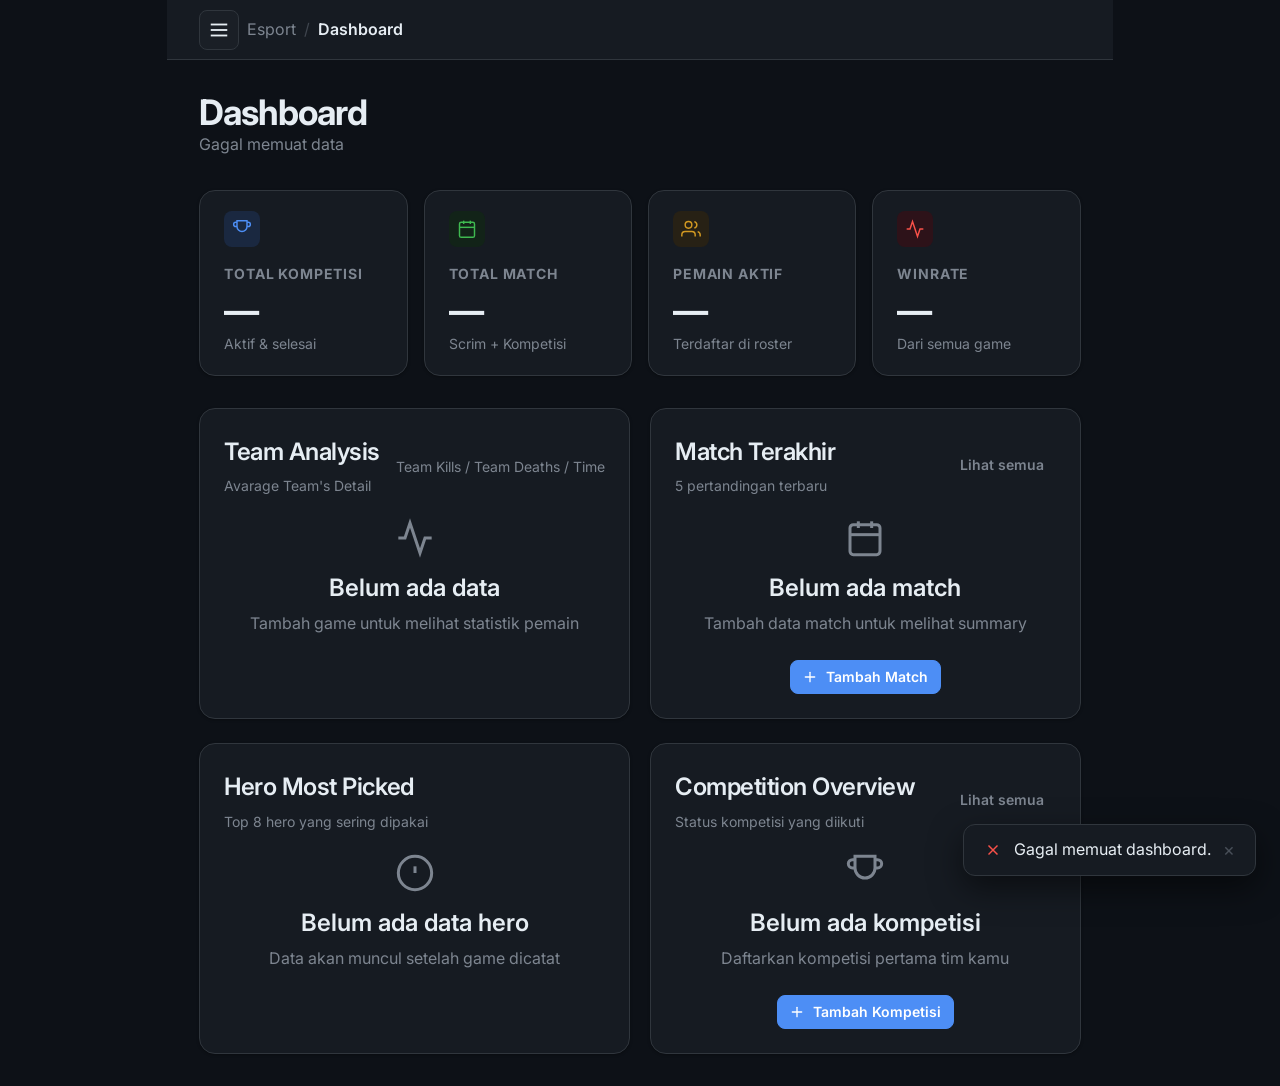
<file: index.html>
<!DOCTYPE html>
<html lang="id" data-theme="dark">
<head>
  <meta charset="UTF-8"/>
  <meta name="viewport" content="width=device-width, initial-scale=1.0"/>
  <title>Dashboard — Esport</title>
  <link rel="preconnect" href="https://fonts.googleapis.com">
  <link rel="preconnect" href="https://fonts.gstatic.com" crossorigin>
  <link href="https://fonts.googleapis.com/css2?family=Inter:wght@300..800&display=swap" rel="stylesheet">
  <link rel="stylesheet" href="css/style.css"/>
  <script src="js/global.js" defer></script>
  <script src="js/index.js" defer></script>
</head>
<body>
<div class="app-layout sidebar-float">

  <div class="sidebar-overlay" id="sidebarOverlay"></div>

  <nav class="sidebar" id="sidebar">
    <div class="sidebar-logo">
      <div class="sidebar-logo-icon">
        <svg viewBox="0 0 24 24">
          <path d="M6 9H4.5a2.5 2.5 0 0 1 0-5H6"/>
          <path d="M18 9h1.5a2.5 2.5 0 0 0 0-5H18"/>
          <path d="M18 2H6v7a6 6 0 0 0 12 0V2z"/>
        </svg>
      </div>
      <div>
        <div class="sidebar-logo-text">Esport</div>
        <div class="sidebar-logo-sub">MLBB Manager</div>
      </div>
    </div>
    <div class="sidebar-nav">
      <div class="nav-section-label">Navigation</div>
      <a href="index.html" class="nav-item" data-page="index.html">
        <svg viewBox="0 0 24 24"><path d="M3 9l9-7 9 7v11a2 2 0 0 1-2 2H5a2 2 0 0 1-2-2z"/><polyline points="9 22 9 12 15 12 15 22"/></svg>
        Dashboard
      </a>
      <a href="competition.html" class="nav-item" data-page="competition.html">
        <svg viewBox="0 0 24 24"><path d="M6 9H4.5a2.5 2.5 0 0 1 0-5H6"/><path d="M18 9h1.5a2.5 2.5 0 0 0 0-5H18"/><path d="M4 22h16"/><path d="M10 14.66V17c0 .55-.47.98-.97 1.21C7.85 18.75 7 20.24 7 22"/><path d="M14 14.66V17c0 .55.47.98.97 1.21C16.15 18.75 17 20.24 17 22"/><path d="M18 2H6v7a6 6 0 0 0 12 0V2z"/></svg>
        Competition
      </a>
      <a href="match.html" class="nav-item" data-page="match.html">
        <svg viewBox="0 0 24 24"><rect x="3" y="4" width="18" height="18" rx="2" ry="2"/><line x1="16" y1="2" x2="16" y2="6"/><line x1="8" y1="2" x2="8" y2="6"/><line x1="3" y1="10" x2="21" y2="10"/></svg>
        Match
      </a>
      <a href="train.html" class="nav-item" data-page="train.html">
        <svg viewBox="0 0 24 24"><circle cx="12" cy="12" r="10"/><polyline points="12 6 12 12 16 14"/></svg>
        Train
      </a>
      <a href="team.html" class="nav-item" data-page="team.html">
        <svg viewBox="0 0 24 24"><path d="M17 21v-2a4 4 0 0 0-4-4H5a4 4 0 0 0-4 4v2"/><circle cx="9" cy="7" r="4"/><path d="M23 21v-2a4 4 0 0 0-3-3.87"/><path d="M16 3.13a4 4 0 0 1 0 7.75"/></svg>
        Tim
      </a>
    </div>

    <div class="sidebar-footer">
      <button class="theme-toggle" id="themeToggle" aria-label="Toggle theme">
        <svg viewBox="0 0 24 24"><circle cx="12" cy="12" r="5"/><path d="M12 1v2M12 21v2M4.22 4.22l1.42 1.42M18.36 18.36l1.42 1.42M1 12h2M21 12h2M4.22 19.78l1.42-1.42M18.36 5.64l1.42-1.42"/></svg>
      </button>
    </div>
  </nav>

  <div class="main-wrapper">
    <header class="topbar">
      <div class="topbar-breadcrumb">
        <button class="menu-toggle" id="menuToggle" aria-label="Toggle navigation">
          <svg viewBox="0 0 24 24"><line x1="3" y1="6" x2="21" y2="6"/><line x1="3" y1="12" x2="21" y2="12"/><line x1="3" y1="18" x2="21" y2="18"/></svg>
        </button>
        <a href="index.html">Esport</a>
        <span class="sep">/</span>
        <a href="index.html" class="current">Dashboard</a>
      </div>
    </header>

    <main class="page-content">
      <div class="page-header">
        <div>
          <h1 class="page-title">Dashboard</h1>
          <p class="page-sub" id="lastUpdated">Memuat data…</p>
        </div>
      </div>

      <!-- KPI Cards -->
      <div class="kpi-grid">
        <div class="kpi-card">
          <div class="kpi-icon blue">
            <svg viewBox="0 0 24 24"><path d="M6 9H4.5a2.5 2.5 0 0 1 0-5H6"/><path d="M18 9h1.5a2.5 2.5 0 0 0 0-5H18"/><path d="M18 2H6v7a6 6 0 0 0 12 0V2z"/></svg>
          </div>
          <div class="kpi-label">Total Kompetisi</div>
          <div class="kpi-value" id="kpiKompetisi">—</div>
          <div class="kpi-sub" id="kpiKompetiSub">Aktif &amp; selesai</div>
        </div>
        <div class="kpi-card">
          <div class="kpi-icon green">
            <svg viewBox="0 0 24 24"><rect x="3" y="4" width="18" height="18" rx="2"/><line x1="16" y1="2" x2="16" y2="6"/><line x1="8" y1="2" x2="8" y2="6"/><line x1="3" y1="10" x2="21" y2="10"/></svg>
          </div>
          <div class="kpi-label">Total Match</div>
          <div class="kpi-value" id="kpiMatch">—</div>
          <div class="kpi-sub">Scrim + Kompetisi</div>
        </div>
        <div class="kpi-card">
          <div class="kpi-icon yellow">
            <svg viewBox="0 0 24 24"><path d="M17 21v-2a4 4 0 0 0-4-4H5a4 4 0 0 0-4 4v2"/><circle cx="9" cy="7" r="4"/><path d="M23 21v-2a4 4 0 0 0-3-3.87"/><path d="M16 3.13a4 4 0 0 1 0 7.75"/></svg>
          </div>
          <div class="kpi-label">Pemain Aktif</div>
          <div class="kpi-value" id="kpiTeam">—</div>
          <div class="kpi-sub">Terdaftar di roster</div>
        </div>
        <div class="kpi-card">
          <div class="kpi-icon red">
            <svg viewBox="0 0 24 24"><polyline points="22 12 18 12 15 21 9 3 6 12 2 12"/></svg>
          </div>
          <div class="kpi-label">Winrate</div>
          <div class="kpi-value" id="kpiWinrate">—</div>
          <div class="kpi-sub">Dari semua game</div>
        </div>
      </div>

      <!-- Row 2: Team Analysis + Match Summary -->
      <div class="grid-2">
        <div class="card">
          <div class="card-header">
            <div>
              <div class="section-title">Team Analysis</div>
              <div class="section-sub">Avarage Team's Detail</div>
            </div>
            <div>              
              <div class="section-sub">
                <span>Team Kills</span>
                <span>/</span>
                <span>Team Deaths</span>
                <span>/</span>
                <span>Time</span>
              </div>
              <div id="teamAvgSummary" class="team-avg-summary"></div>
            </div>
          </div>
          <div id="teamAnalysis">
            <div class="empty-state">
              <svg viewBox="0 0 24 24"><polyline points="22 12 18 12 15 21 9 3 6 12 2 12"/></svg>
              <h3>Belum ada data</h3>
              <p>Tambah game untuk melihat statistik pemain</p>
            </div>
          </div>
        </div>

        <div class="card">
          <div class="card-header">
            <div>
              <div class="section-title">Match Terakhir</div>
              <div class="section-sub">5 pertandingan terbaru</div>
            </div>
            <a href="match.html" class="btn btn-sm btn-ghost">Lihat semua</a>
          </div>
          <div id="matchSummary">
            <div class="empty-state">
              <svg viewBox="0 0 24 24"><rect x="3" y="4" width="18" height="18" rx="2"/><line x1="16" y1="2" x2="16" y2="6"/><line x1="8" y1="2" x2="8" y2="6"/><line x1="3" y1="10" x2="21" y2="10"/></svg>
              <h3>Belum ada match</h3>
              <p>Tambah data match untuk melihat summary</p>
              <a href="match.html" class="btn btn-primary btn-sm">
                <svg viewBox="0 0 24 24"><line x1="12" y1="5" x2="12" y2="19"/><line x1="5" y1="12" x2="19" y2="12"/></svg>
                Tambah Match
              </a>
            </div>
          </div>
        </div>
      </div>

      <!-- Row 3: Hero Picks + Competition Status -->
      <div class="grid-2" style="margin-top:1.5rem">
        <div class="card">
          <div class="card-header">
            <div>
              <div class="section-title">Hero Most Picked</div>
              <div class="section-sub">Top 8 hero yang sering dipakai</div>
            </div>
          </div>
          <div id="heroPicks">
            <div class="empty-state">
              <svg viewBox="0 0 24 24"><circle cx="12" cy="12" r="10"/><line x1="12" y1="8" x2="12" y2="12"/><line x1="12" y1="16" x2="12.01" y2="16"/></svg>
              <h3>Belum ada data hero</h3>
              <p>Data akan muncul setelah game dicatat</p>
            </div>
          </div>
        </div>

        <div class="card">
          <div class="card-header">
            <div>
              <div class="section-title">Competition Overview</div>
              <div class="section-sub">Status kompetisi yang diikuti</div>
            </div>
            <a href="competition.html" class="btn btn-sm btn-ghost">Lihat semua</a>
          </div>
          <div id="compOverview">
            <div class="empty-state">
              <svg viewBox="0 0 24 24"><path d="M6 9H4.5a2.5 2.5 0 0 1 0-5H6"/><path d="M18 9h1.5a2.5 2.5 0 0 0 0-5H18"/><path d="M18 2H6v7a6 6 0 0 0 12 0V2z"/></svg>
              <h3>Belum ada kompetisi</h3>
              <p>Daftarkan kompetisi pertama tim kamu</p>
              <a href="competition.html" class="btn btn-primary btn-sm">
                <svg viewBox="0 0 24 24"><line x1="12" y1="5" x2="12" y2="19"/><line x1="5" y1="12" x2="19" y2="12"/></svg>
                Tambah Kompetisi
              </a>
            </div>
          </div>
        </div>
      </div>

    </main>
  </div>
</div>

<div class="toast-container" id="toastContainer"></div>
</body>
</html>
</file>
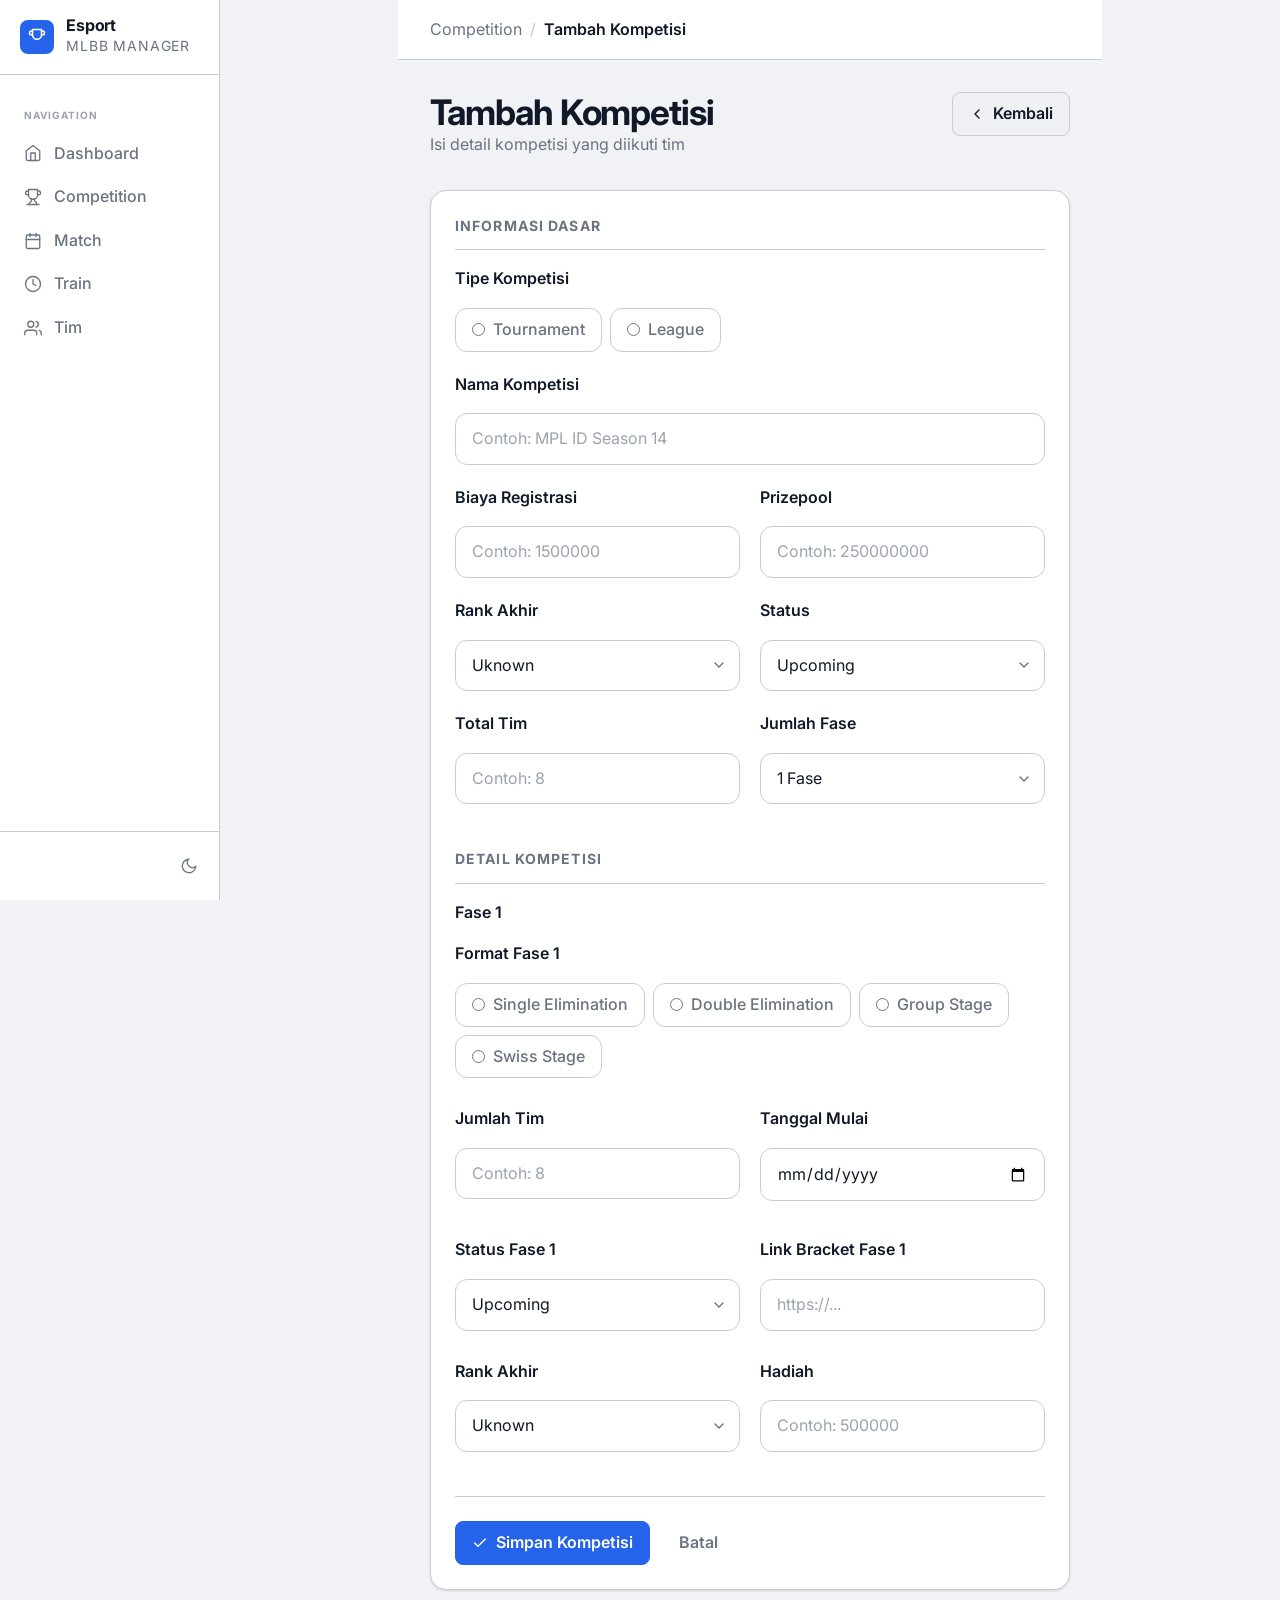
<file: addcompetition.html>
<!DOCTYPE html>
<html lang="id">
<head>
  <meta charset="UTF-8"/>
  <meta name="viewport" content="width=device-width, initial-scale=1.0"/>
  <title>Tambah Kompetisi — Esport</title>
  <link rel="preconnect" href="https://fonts.googleapis.com">
  <link rel="preconnect" href="https://fonts.gstatic.com" crossorigin>
  <link href="https://fonts.googleapis.com/css2?family=Inter:wght@300..800&display=swap" rel="stylesheet">
  <link rel="stylesheet" href="css/style.css"/>

  <script src="js/global.js" defer></script>
  <script src="js/addcompetition.js" defer></script>
</head>
<body>
<div class="app-layout">

  <div class="sidebar-overlay" id="sidebarOverlay"></div>

  <nav class="sidebar" id="sidebar">
    <div class="sidebar-logo">
      <div class="sidebar-logo-icon">
        <svg viewBox="0 0 24 24">
          <path d="M6 9H4.5a2.5 2.5 0 0 1 0-5H6"/>
          <path d="M18 9h1.5a2.5 2.5 0 0 0 0-5H18"/>
          <path d="M18 2H6v7a6 6 0 0 0 12 0V2z"/>
        </svg>
      </div>
      <div>
        <div class="sidebar-logo-text">Esport</div>
        <div class="sidebar-logo-sub">MLBB Manager</div>
      </div>
    </div>

    <div class="sidebar-nav">
      <div class="nav-section-label">Navigation</div>
      <a href="index.html" class="nav-item" data-page="index.html">
        <svg viewBox="0 0 24 24">
          <path d="M3 9l9-7 9 7v11a2 2 0 0 1-2 2H5a2 2 0 0 1-2-2z"/>
          <polyline points="9 22 9 12 15 12 15 22"/>
        </svg>
        Dashboard
      </a>
      <a href="competition.html" class="nav-item" data-page="competition.html">
        <svg viewBox="0 0 24 24">
          <path d="M6 9H4.5a2.5 2.5 0 0 1 0-5H6"/>
          <path d="M18 9h1.5a2.5 2.5 0 0 0 0-5H18"/>
          <path d="M4 22h16"/>
          <path d="M10 14.66V17c0 .55-.47.98-.97 1.21C7.85 18.75 7 20.24 7 22"/>
          <path d="M14 14.66V17c0 .55.47.98.97 1.21C16.15 18.75 17 20.24 17 22"/>
          <path d="M18 2H6v7a6 6 0 0 0 12 0V2z"/>
        </svg>
        Competition
      </a>
      <a href="match.html" class="nav-item" data-page="match.html">
        <svg viewBox="0 0 24 24">
          <rect x="3" y="4" width="18" height="18" rx="2" ry="2"/>
          <line x1="16" y1="2" x2="16" y2="6"/>
          <line x1="8" y1="2" x2="8" y2="6"/>
          <line x1="3" y1="10" x2="21" y2="10"/>
        </svg>
        Match
      </a>
      <a href="train.html" class="nav-item" data-page="train.html">
        <svg viewBox="0 0 24 24">
          <circle cx="12" cy="12" r="10"/>
          <polyline points="12 6 12 12 16 14"/>
        </svg>
        Train
      </a>
      <a href="team.html" class="nav-item" data-page="team.html">
        <svg viewBox="0 0 24 24">
          <path d="M17 21v-2a4 4 0 0 0-4-4H5a4 4 0 0 0-4 4v2"/>
          <circle cx="9" cy="7" r="4"/>
          <path d="M23 21v-2a4 4 0 0 0-3-3.87"/>
          <path d="M16 3.13a4 4 0 0 1 0 7.75"/>
        </svg>
        Tim
      </a>
    </div>

    <div class="sidebar-footer">
      <button
        class="theme-toggle"
        id="themeToggle"
        aria-label="Toggle theme"
      >
        <svg viewBox="0 0 24 24">
          <circle cx="12" cy="12" r="5"/>
          <path d="M12 1v2M12 21v2M4.22 4.22l1.42 1.42M18.36 18.36l1.42 1.42M1 12h2M21 12h2M4.22 19.78l1.42-1.42M18.36 5.64l1.42-1.42"/>
        </svg>
      </button>
    </div>
  </nav>

  <div class="main-wrapper">
    <header class="topbar">
      <div class="topbar-breadcrumb">
        <button class="menu-toggle" id="menuToggle" aria-label="Buka menu">
          <svg viewBox="0 0 24 24">
            <line x1="3" y1="6" x2="21" y2="6"/>
            <line x1="3" y1="12" x2="21" y2="12"/>
            <line x1="3" y1="18" x2="21" y2="18"/>
          </svg>
        </button>
        <span>Competition</span>
        <span class="sep">/</span>
        <span class="current">Tambah Kompetisi</span>
      </div>
    </header>

    <main class="page-content">
      <div class="page-header">
        <div>
          <h1 class="page-title">Tambah Kompetisi</h1>
          <p class="page-sub">Isi detail kompetisi yang diikuti tim</p>
        </div>
        <a href="competition.html" class="btn btn-secondary">
          <svg viewBox="0 0 24 24">
            <polyline points="15 18 9 12 15 6"/>
          </svg>
          Kembali
        </a>
      </div>

      <div class="card form-card">
        <form id="competitionForm">
          <!-- Informasi dasar -->
          <div class="form-section">
            <div class="form-section-title">Informasi Dasar</div>

            <!-- Type: Tournament / League -->
            <div class="form-group">
              <label class="form-label">Tipe Kompetisi</label>
              <div class="radio-group">
                <label class="radio-item">
                  <input type="radio" name="type" value="tournament"/>
                  <span>Tournament</span>
                </label>
                <label class="radio-item">
                  <input type="radio" name="type" value="league"/>
                  <span>League</span>
                </label>
              </div>
            </div>

            <!-- Nama kompetisi -->
            <div class="form-group">
              <label class="form-label" for="competitionName">Nama Kompetisi</label>
              <input
                class="form-input"
                type="text"
                id="competitionName"
                name="competitionName"
                placeholder="Contoh: MPL ID Season 14"
              />
            </div>

            <!-- Biaya registrasi & prizepool -->
            <div class="form-grid-2">
              <div class="form-group">
                <label class="form-label" for="registrationFee">Biaya Registrasi</label>
                <input
                  class="form-input"
                  type="number"
                  id="registrationFee"
                  name="registrationFee"
                  min="0"
                  placeholder="Contoh: 1500000"
                />
              </div>
              
              <div class="form-group">
                <label class="form-label" for="prizepool">Prizepool</label>
                <input
                  class="form-input"
                  type="number"
                  id="prizepool"
                  name="prizepool"
                  min="0"
                  placeholder="Contoh: 250000000"
                />
              </div>
            </div>

            <!-- Rank & Status -->
            <div class="form-grid-2">
              <div class="form-group">
                <label class="form-label" for="finalRank">Rank Akhir</label>
                <select class="form-select" id="finalRank" name="finalRank">
                  <option value="">Uknown</option>
                  <option value="1st">1st</option>
                  <option value="2nd">2nd</option>
                  <option value="3rd">3rd</option>
                  <option value="4th">4th</option>
                  <option value="8th">8th</option>
                  <option value="16th">16th</option>
                  <option value="failed">Failed</option>
                </select>
              </div>

              <div class="form-group">
                <label class="form-label" for="competitionStatus">Status</label>
                <select class="form-select" id="competitionStatus" name="competitionStatus">
                  <option value="">Uknown</option>
                  <option value="upcoming" selected>Upcoming</option>
                  <option value="cancel">Cancel</option>
                  <option value="finished">Finished</option>
                </select>
              </div>
            </div>

            <!-- Jumlah tim & jumlah fase -->
            <div class="form-grid-2">
              <div class="form-group">
                <label class="form-label" for="teamCount">Total Tim</label>
                <input
                  class="form-input"
                  type="number"
                  id="teamCount"
                  name="teamCount"
                  min="4"
                  placeholder="Contoh: 8"
                />
              </div>
            
              <div class="form-group">
                <label class="form-label" for="phaseCount">Jumlah Fase</label>
                <select class="form-select" id="phaseCount" name="phaseCount">
                  <option value="1" selected>1 Fase</option>
                  <option value="2">2 Fase</option>
                  <option value="3">3 Fase</option>
                  <option value="4">4 Fase</option>
                </select>
              </div>
            </div>
          </div>

          <!-- Format per fase -->
          <div class="form-section" id="phaseFormatSection">
            <div class="form-section-title">Detail Kompetisi</div>
            <div id="phaseContainer"></div>
          </div>

          <div class="form-actions">
            <button type="submit" class="btn btn-primary">
              <svg viewBox="0 0 24 24">
                <polyline points="20 6 9 17 4 12"/>
              </svg>
              Simpan Kompetisi
            </button>
            <a href="competition.html" class="btn btn-ghost">Batal</a>
          </div>
        </form>
      </div>
    </main>
  </div>
</div>

<div class="toast-container" id="toastContainer"></div>
</body>
</html>
</file>
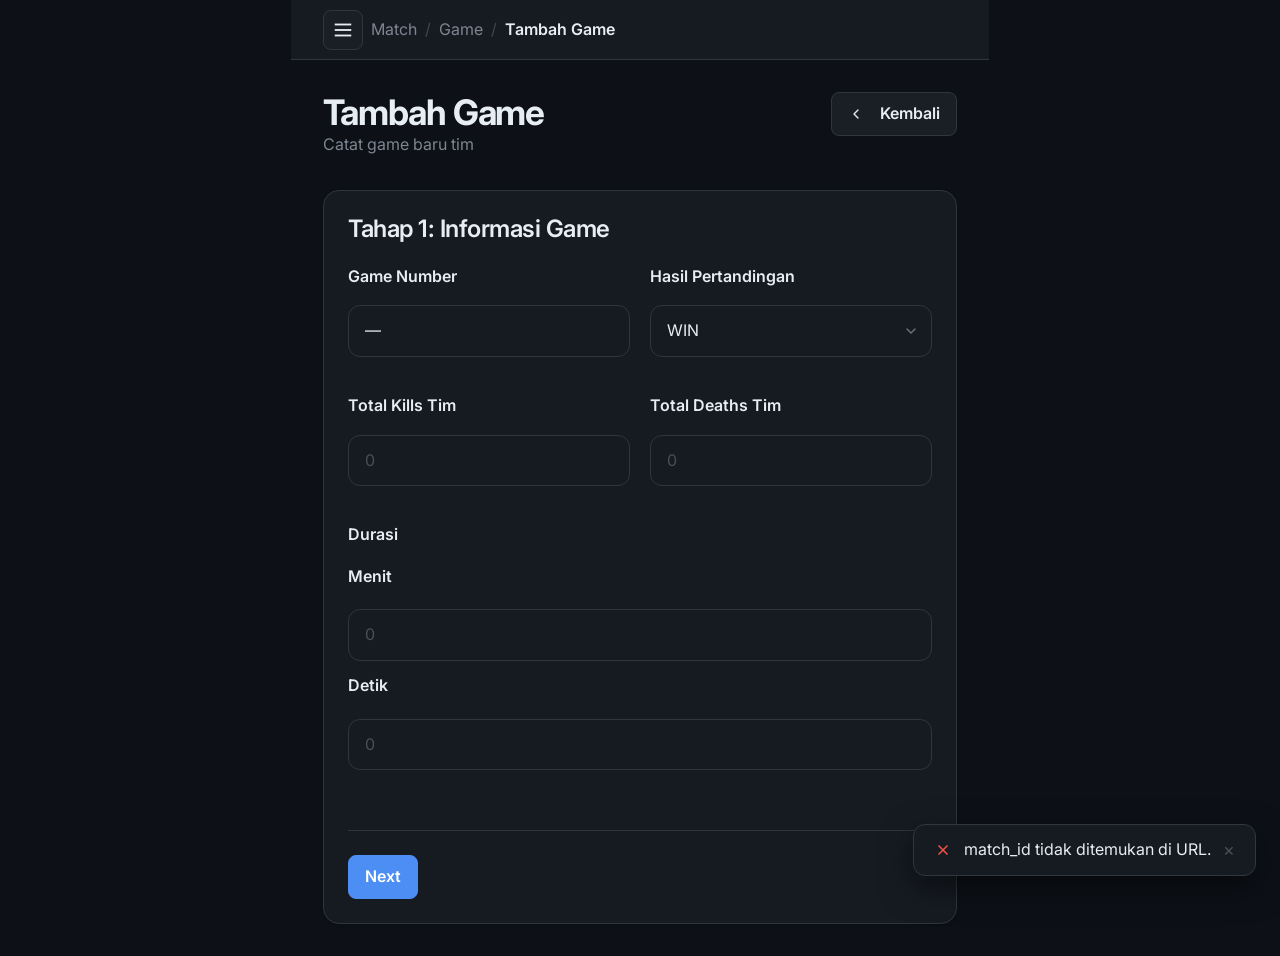
<file: addgame.html>
<!DOCTYPE html>
<html lang="id" data-theme="dark">
<head>
  <meta charset="UTF-8"/>
  <meta name="viewport" content="width=device-width, initial-scale=1.0" />
  <title>Tambah Game — Esport Team</title>
  <link rel="preconnect" href="https://fonts.googleapis.com" />
  <link rel="preconnect" href="https://fonts.gstatic.com" crossorigin />
  <link href="https://fonts.googleapis.com/css2?family=Inter:wght@400;500;600;700;800&display=swap" rel="stylesheet" />
  <link rel="stylesheet" href="css/style.css">
  <link rel="stylesheet" href="css/hero-picker.css">
  <script src="js/global.js" defer></script>
  <script src="js/hero-picker.js" defer></script>
  <script src="js/addgame.js" defer></script>
</head>
<body>
<div class="app-layout sidebar-float">
  <div class="sidebar-overlay" id="sidebarOverlay"></div>
  <aside class="sidebar" id="sidebar">
    <div class="sidebar-logo">
      <div class="sidebar-logo-icon">
        <svg viewBox="0 0 24 24" aria-hidden="true">
          <path d="M6 9H4.5a2.5 2.5 0 0 1 0-5H6" />
          <path d="M18 9h1.5a2.5 2.5 0 0 0 0-5H18" />
          <path d="M18 2H6v7a6 6 0 0 0 12 0V2z" />
        </svg>
      </div>
      <div>
        <div class="sidebar-logo-text">Esport</div>
        <div class="sidebar-logo-sub">MLBB Manager</div>
      </div>
    </div>
    <nav class="sidebar-nav">
      <div class="nav-section-label">Navigation</div>
      <a href="index.html" class="nav-item" data-page="index.html">
        <svg viewBox="0 0 24 24" aria-hidden="true">
          <path d="M3 9l9-7 9 7v11a2 2 0 0 1-2 2H5a2 2 0 0 1-2-2z" />
          <polyline points="9 22 9 12 15 12 15 22" />
        </svg>
        Dashboard
      </a>
      <a href="competition.html" class="nav-item" data-page="competition.html">
        <svg viewBox="0 0 24 24" aria-hidden="true">
          <path d="M6 9H4.5a2.5 2.5 0 0 1 0-5H6"/>
          <path d="M18 9h1.5a2.5 2.5 0 0 0 0-5H18"/>
          <path d="M4 22h16"/>
          <path d="M10 14.66V17c0 .55-.47.98-.97 1.21C7.85 18.75 7 20.24 7 22"/>
          <path d="M14 14.66V17c0 .55.47.98.97 1.21C16.15 18.75 17 20.24 17 22"/>
          <path d="M18 2H6v7a6 6 0 0 0 12 0V2z"/>
        </svg>
        Competition
      </a>
      <a href="match.html" class="nav-item" data-page="match.html">
        <svg viewBox="0 0 24 24" aria-hidden="true">
          <rect x="3" y="4" width="18" height="18" rx="2" ry="2"/>
          <line x1="16" y1="2" x2="16" y2="6"/>
          <line x1="8" y1="2" x2="8" y2="6"/>
          <line x1="3" y1="10" x2="21" y2="10"/>
        </svg>
        Match
      </a>
      <a href="train.html" class="nav-item" data-page="train.html">
        <svg viewBox="0 0 24 24" aria-hidden="true">
          <circle cx="12" cy="12" r="10"/>
          <polyline points="12 6 12 12 16 14"/>
        </svg>
        Train
      </a>
      <a href="team.html" class="nav-item" data-page="team.html">
        <svg viewBox="0 0 24 24" aria-hidden="true">
          <path d="M17 21v-2a4 4 0 0 0-4-4H5a4 4 0 0 0-4 4v2"/>
          <circle cx="9" cy="7" r="4"/>
          <path d="M23 21v-2a4 4 0 0 0-3-3.87"/>
          <path d="M16 3.13a4 4 0 0 1 0 7.75"/>
        </svg>
        Tim
      </a>
    </nav>
    <div class="sidebar-footer">
      <button class="theme-toggle" id="themeToggle" aria-label="Toggle tema" type="button"></button>
    </div>
  </aside>

  <div class="main-wrapper">
    <header class="topbar">
      <div class="topbar-breadcrumb">
        <button class="menu-toggle" id="menuToggle" aria-label="Toggle navigation" type="button">
          <svg viewBox="0 0 24 24" aria-hidden="true">
            <line x1="3" y1="12" x2="21" y2="12" />
            <line x1="3" y1="6"  x2="21" y2="6"  />
            <line x1="3" y1="18" x2="21" y2="18" />
          </svg>
        </button>
        <a href="match.html" id="breadcrumbParent">Match</a>
        <span class="sep">/</span>
        <a id="breadcrumbGame" href="game.html">Game</a>
        <span class="sep">/</span>
        <span class="current">Tambah Game</span>
      </div>
      <div class="topbar-actions"></div>
    </header>

    <main class="page-content">
      <div class="page-header">
        <div>
          <h1 class="page-title">Tambah Game</h1>
          <p class="page-sub" id="pageSub">Catat game baru tim</p>
        </div>
        <a href="game.html" class="btn btn-secondary" id="backBtn">
          <svg class="btn-icon" viewBox="0 0 24 24" aria-hidden="true">
            <polyline points="15 18 9 12 15 6" />
          </svg>
          Kembali
        </a>
      </div>

      <div class="toast-container" id="toastContainer"></div>

      <!-- ===== TAHAP 1 ===== -->
      <section class="card" id="tahap1">
        <div class="card-header">
          <h2 class="section-title">Tahap 1: Informasi Game</h2>
        </div>
        <div class="form-stack">
          <div class="grid-2">
            <div class="form-group">
              <label class="form-label">Game Number</label>
              <div class="form-input form-input-readonly" id="gameNumberDisplay">—</div>
            </div>
            <div class="form-group">
              <label class="form-label" for="gameResult">Hasil Pertandingan</label>
              <select class="form-select" id="gameResult">
                <option value="win">WIN</option>
                <option value="lose">LOSE</option>
              </select>
            </div>
          </div>
          <div class="grid-2">
            <div class="form-group">
              <label class="form-label" for="teamKills">Total Kills Tim</label>
              <input class="form-input" type="number" id="teamKills" placeholder="0" min="0" required />
            </div>
            <div class="form-group">
              <label class="form-label" for="teamDeaths">Total Deaths Tim</label>
              <input class="form-input" type="number" id="teamDeaths" placeholder="0" min="0" required />
            </div>
          </div>
          <div class="form-group">
            <label class="form-label">Durasi</label>
            <div class="inline-duration-fields">
              <span class="form-label">Menit</span>
              <input class="form-input input-inline-sm" type="number" id="gameDurationMin" placeholder="0" min="0" required />
              <span class="form-label">Detik</span>
              <input class="form-input input-inline-sm" type="number" id="gameDurationSec" placeholder="0" min="0" max="59" required />
            </div>
          </div>
          <div class="form-actions">
            <button class="btn btn-primary" id="btnNextStep" type="button">Next</button>
          </div>
        </div>
      </section>

      <!-- ===== TAHAP 2 ===== -->
      <section class="card section-spaced hidden" id="tahap2">
        <div class="card-header">
          <h2 class="section-title">Tahap 2: Statistik Pemain</h2>
          <span class="badge badge-blue" id="roleProgress">0 / 5 role</span>
        </div>

        <!-- Role Selector -->
        <div class="form-group">
          <label class="form-label">Pilih Role</label>
          <div class="radio-group" id="roleTabGroup">
            <label class="radio-item">
              <input type="radio" name="activeRole" value="jungler" checked />
              <span>Jungler</span>
            </label>
            <label class="radio-item">
              <input type="radio" name="activeRole" value="roamer" />
              <span>Roamer</span>
            </label>
            <label class="radio-item">
              <input type="radio" name="activeRole" value="midlaner" />
              <span>Mid Laner</span>
            </label>
            <label class="radio-item">
              <input type="radio" name="activeRole" value="explaner" />
              <span>Exp Laner</span>
            </label>
            <label class="radio-item">
              <input type="radio" name="activeRole" value="goldlaner" />
              <span>Gold Laner</span>
            </label>
          </div>
        </div>

        <!-- Role Card Container -->
        <div id="playerContainer">

          <!-- JUNGLER -->
          <article class="role-card" id="card-jungler">
            <div class="role-head">
              <span class="role-name">Jungler</span>
              <span class="tag">Role 1</span>
            </div>
            <select class="form-select select-player" required>
              <option value="" disabled selected>Pilih Pemain</option>
            </select>

            <!-- Hero Picker: Jungler -->
            <div class="form-group field-spacer-sm">
              <label class="form-label">Hero</label>
              <div class="hero-picker-wrapper"
                   data-picker-input="hero_jungler"
                   data-picker-label="preview-hero-jungler">
                <button type="button" class="open-hero-picker" aria-haspopup="dialog">
                  <svg viewBox="0 0 24 24" fill="none" stroke="currentColor" stroke-width="2" width="16" height="16" aria-hidden="true">
                    <circle cx="11" cy="11" r="8"/><line x1="21" y1="21" x2="16.65" y2="16.65"/>
                  </svg>
                  Pilih Hero
                </button>
                <span class="hero-picker-preview" id="preview-hero-jungler">
                  <span class="preview-empty">Belum dipilih</span>
                </span>
              </div>
              <input type="hidden" id="hero_jungler" name="hero_jungler" />
            </div>

            <div class="grid-3 field-spacer-md">
              <input class="form-input input-kills"   type="number" placeholder="Kill"   min="0" required />
              <input class="form-input input-deaths"  type="number" placeholder="Death"  min="0" required />
              <input class="form-input input-assists" type="number" placeholder="Assist" min="0" required />
            </div>
            <input class="form-input input-kda field-spacer-sm" type="number" step="0.01" placeholder="KDA (contoh: 4.25)" min="0" required />
            <input class="form-input input-gold field-spacer-md" type="number" placeholder="Total Gold" min="0" required />
          </article>

          <!-- ROAMER -->
          <article class="role-card hidden" id="card-roamer">
            <div class="role-head">
              <span class="role-name">Roamer</span>
              <span class="tag">Role 2</span>
            </div>
            <select class="form-select select-player" required>
              <option value="" disabled selected>Pilih Pemain</option>
            </select>

            <div class="form-group field-spacer-sm">
              <label class="form-label">Hero</label>
              <div class="hero-picker-wrapper"
                   data-picker-input="hero_roamer"
                   data-picker-label="preview-hero-roamer">
                <button type="button" class="open-hero-picker" aria-haspopup="dialog">
                  <svg viewBox="0 0 24 24" fill="none" stroke="currentColor" stroke-width="2" width="16" height="16" aria-hidden="true">
                    <circle cx="11" cy="11" r="8"/><line x1="21" y1="21" x2="16.65" y2="16.65"/>
                  </svg>
                  Pilih Hero
                </button>
                <span class="hero-picker-preview" id="preview-hero-roamer">
                  <span class="preview-empty">Belum dipilih</span>
                </span>
              </div>
              <input type="hidden" id="hero_roamer" name="hero_roamer" />
            </div>

            <div class="grid-3 field-spacer-md">
              <input class="form-input input-kills"   type="number" placeholder="Kill"   min="0" required />
              <input class="form-input input-deaths"  type="number" placeholder="Death"  min="0" required />
              <input class="form-input input-assists" type="number" placeholder="Assist" min="0" required />
            </div>
            <input class="form-input input-kda field-spacer-sm" type="number" step="0.01" placeholder="KDA (contoh: 4.25)" min="0" required />
            <input class="form-input input-gold field-spacer-md" type="number" placeholder="Total Gold" min="0" required />
          </article>

          <!-- MID LANER -->
          <article class="role-card hidden" id="card-midlaner">
            <div class="role-head">
              <span class="role-name">Mid Laner</span>
              <span class="tag">Role 3</span>
            </div>
            <select class="form-select select-player" required>
              <option value="" disabled selected>Pilih Pemain</option>
            </select>

            <div class="form-group field-spacer-sm">
              <label class="form-label">Hero</label>
              <div class="hero-picker-wrapper"
                   data-picker-input="hero_midlaner"
                   data-picker-label="preview-hero-midlaner">
                <button type="button" class="open-hero-picker" aria-haspopup="dialog">
                  <svg viewBox="0 0 24 24" fill="none" stroke="currentColor" stroke-width="2" width="16" height="16" aria-hidden="true">
                    <circle cx="11" cy="11" r="8"/><line x1="21" y1="21" x2="16.65" y2="16.65"/>
                  </svg>
                  Pilih Hero
                </button>
                <span class="hero-picker-preview" id="preview-hero-midlaner">
                  <span class="preview-empty">Belum dipilih</span>
                </span>
              </div>
              <input type="hidden" id="hero_midlaner" name="hero_midlaner" />
            </div>

            <div class="grid-3 field-spacer-md">
              <input class="form-input input-kills"   type="number" placeholder="Kill"   min="0" required />
              <input class="form-input input-deaths"  type="number" placeholder="Death"  min="0" required />
              <input class="form-input input-assists" type="number" placeholder="Assist" min="0" required />
            </div>
            <input class="form-input input-kda field-spacer-sm" type="number" step="0.01" placeholder="KDA (contoh: 4.25)" min="0" required />
            <input class="form-input input-gold field-spacer-md" type="number" placeholder="Total Gold" min="0" required />
          </article>

          <!-- EXP LANER -->
          <article class="role-card hidden" id="card-explaner">
            <div class="role-head">
              <span class="role-name">Exp Laner</span>
              <span class="tag">Role 4</span>
            </div>
            <select class="form-select select-player" required>
              <option value="" disabled selected>Pilih Pemain</option>
            </select>

            <div class="form-group field-spacer-sm">
              <label class="form-label">Hero</label>
              <div class="hero-picker-wrapper"
                   data-picker-input="hero_explaner"
                   data-picker-label="preview-hero-explaner">
                <button type="button" class="open-hero-picker" aria-haspopup="dialog">
                  <svg viewBox="0 0 24 24" fill="none" stroke="currentColor" stroke-width="2" width="16" height="16" aria-hidden="true">
                    <circle cx="11" cy="11" r="8"/><line x1="21" y1="21" x2="16.65" y2="16.65"/>
                  </svg>
                  Pilih Hero
                </button>
                <span class="hero-picker-preview" id="preview-hero-explaner">
                  <span class="preview-empty">Belum dipilih</span>
                </span>
              </div>
              <input type="hidden" id="hero_explaner" name="hero_explaner" />
            </div>

            <div class="grid-3 field-spacer-md">
              <input class="form-input input-kills"   type="number" placeholder="Kill"   min="0" required />
              <input class="form-input input-deaths"  type="number" placeholder="Death"  min="0" required />
              <input class="form-input input-assists" type="number" placeholder="Assist" min="0" required />
            </div>
            <input class="form-input input-kda field-spacer-sm" type="number" step="0.01" placeholder="KDA (contoh: 4.25)" min="0" required />
            <input class="form-input input-gold field-spacer-md" type="number" placeholder="Total Gold" min="0" required />
          </article>

          <!-- GOLD LANER -->
          <article class="role-card hidden" id="card-goldlaner">
            <div class="role-head">
              <span class="role-name">Gold Laner</span>
              <span class="tag">Role 5</span>
            </div>
            <select class="form-select select-player" required>
              <option value="" disabled selected>Pilih Pemain</option>
            </select>

            <div class="form-group field-spacer-sm">
              <label class="form-label">Hero</label>
              <div class="hero-picker-wrapper"
                   data-picker-input="hero_goldlaner"
                   data-picker-label="preview-hero-goldlaner">
                <button type="button" class="open-hero-picker" aria-haspopup="dialog">
                  <svg viewBox="0 0 24 24" fill="none" stroke="currentColor" stroke-width="2" width="16" height="16" aria-hidden="true">
                    <circle cx="11" cy="11" r="8"/><line x1="21" y1="21" x2="16.65" y2="16.65"/>
                  </svg>
                  Pilih Hero
                </button>
                <span class="hero-picker-preview" id="preview-hero-goldlaner">
                  <span class="preview-empty">Belum dipilih</span>
                </span>
              </div>
              <input type="hidden" id="hero_goldlaner" name="hero_goldlaner" />
            </div>

            <div class="grid-3 field-spacer-md">
              <input class="form-input input-kills"   type="number" placeholder="Kill"   min="0" required />
              <input class="form-input input-deaths"  type="number" placeholder="Death"  min="0" required />
              <input class="form-input input-assists" type="number" placeholder="Assist" min="0" required />
            </div>
            <input class="form-input input-kda field-spacer-sm" type="number" step="0.01" placeholder="KDA (contoh: 4.25)" min="0" required />
            <input class="form-input input-gold field-spacer-md" type="number" placeholder="Total Gold" min="0" required />
          </article>

        </div><!-- /playerContainer -->

        <div class="step-actions">
          <button class="btn btn-secondary" id="btnBackStep" type="button">Kembali ke Tahap 1</button>
          <button class="btn btn-primary"   id="btnSubmitAll" type="button">Simpan Game</button>
        </div>
      </section>

    </main>
  </div>
</div>
</body>
</html>
</file>
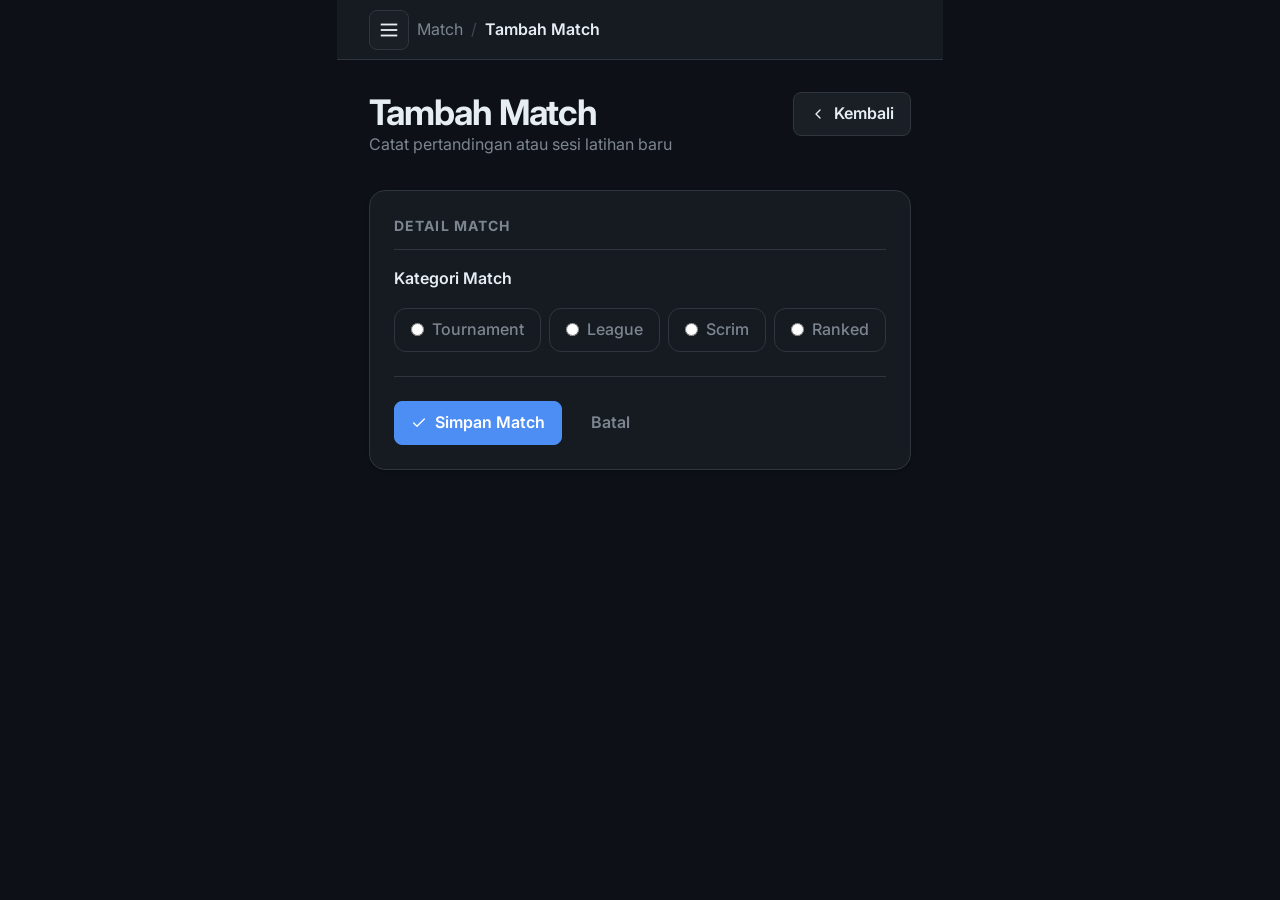
<file: addmatch.html>
<!DOCTYPE html>
<html lang="id" data-theme="dark">
<head>
  <meta charset="UTF-8"/>
  <meta name="viewport" content="width=device-width, initial-scale=1.0"/>
  <title>Tambah Match — Esport</title>
  <link rel="preconnect" href="https://fonts.googleapis.com">
  <link rel="preconnect" href="https://fonts.gstatic.com" crossorigin>
  <link href="https://fonts.googleapis.com/css2?family=Inter:wght@300..800&display=swap" rel="stylesheet">
  <link rel="stylesheet" href="css/style.css"/>
  <script src="js/global.js" defer></script>
  <script src="js/addmatch.js" defer></script>
</head>
<body>
<div class="app-layout sidebar-float">
  <div class="sidebar-overlay" id="sidebarOverlay"></div>
  <nav class="sidebar" id="sidebar">
    <div class="sidebar-logo">
      <div class="sidebar-logo-icon">
        <svg viewBox="0 0 24 24">
          <path d="M6 9H4.5a2.5 2.5 0 0 1 0-5H6"/>
          <path d="M18 9h1.5a2.5 2.5 0 0 0 0-5H18"/>
          <path d="M18 2H6v7a6 6 0 0 0 12 0V2z"/>
        </svg>
      </div>
      <div>
        <div class="sidebar-logo-text">Esport</div>
        <div class="sidebar-logo-sub">MLBB Manager</div>
      </div>
    </div>

    <div class="sidebar-nav">
      <div class="nav-section-label">Navigation</div>
      <a href="index.html" class="nav-item" data-page="index.html">
        <svg viewBox="0 0 24 24">
          <path d="M3 9l9-7 9 7v11a2 2 0 0 1-2 2H5a2 2 0 0 1-2-2z"/>
          <polyline points="9 22 9 12 15 12 15 22"/>
        </svg>
        Dashboard
      </a>
      <a href="competition.html" class="nav-item" data-page="competition.html">
        <svg viewBox="0 0 24 24">
          <path d="M18 9h1.5a2.5 2.5 0 0 0 0-5H18"/>
          <path d="M4 22h16"/>
          <path d="M10 14.66V17c0 .55-.47.98-.97 1.21C7.85 18.75 7 20.24 7 22"/>
          <path d="M14 14.66V17c0 .55.47.98.97 1.21C16.15 18.75 17 20.24 17 22"/>
          <path d="M18 2H6v7a6 6 0 0 0 12 0V2z"/>
        </svg>
        Competition
      </a>
      <a href="match.html" class="nav-item" data-page="match.html">
        <svg viewBox="0 0 24 24">
          <rect x="3" y="4" width="18" height="18" rx="2" ry="2"/>
          <line x1="16" y1="2" x2="16" y2="6"/>
          <line x1="8" y1="2" x2="8" y2="6"/>
          <line x1="3" y1="10" x2="21" y2="10"/>
        </svg>
        Match
      </a>
      <a href="train.html" class="nav-item" data-page="train.html">
        <svg viewBox="0 0 24 24">
          <circle cx="12" cy="12" r="10"/>
          <polyline points="12 6 12 12 16 14"/>
        </svg>
        Train
      </a>
      <a href="team.html" class="nav-item" data-page="team.html">
        <svg viewBox="0 0 24 24">
          <path d="M17 21v-2a4 4 0 0 0-4-4H5a4 4 0 0 0-4 4v2"/>
          <circle cx="9" cy="7" r="4"/>
          <path d="M23 21v-2a4 4 0 0 0-3-3.87"/>
          <path d="M16 3.13a4 4 0 0 1 0 7.75"/>
        </svg>
        Tim
      </a>
    </div>

    <div class="sidebar-footer">
      <button class="theme-toggle" id="themeToggle" aria-label="Toggle theme">
        <svg viewBox="0 0 24 24">
          <circle cx="12" cy="12" r="5"/>
          <path d="M12 1v2M12 21v2M4.22 4.22l1.42 1.42M18.36 18.36l1.42 1.42M1 12h2M21 12h2M4.22 19.78l1.42-1.42M18.36 5.64l1.42-1.42"/>
        </svg>
      </button>
    </div>
  </nav>

  <div class="main-wrapper">
    <header class="topbar">
      <div class="topbar-breadcrumb">
        <button id="menuToggle" class="menu-toggle" type="button" aria-label="Toggle navigation">
          <svg viewBox="0 0 24 24">
            <line x1="3" y1="6" x2="21" y2="6"/>
            <line x1="3" y1="12" x2="21" y2="12"/>
            <line x1="3" y1="18" x2="21" y2="18"/>
          </svg>
        </button>
        <!-- Breadcrumb dinamis: diupdate JS sesuai konteks -->
        <span id="breadcrumbParent">Match</span>
        <span class="sep">/</span>
        <span class="current">Tambah Match</span>
      </div>
    </header>

    <main class="page-content">
      <div class="page-header">
        <div>
          <h1 class="page-title">Tambah Match</h1>
          <p class="page-sub">Catat pertandingan atau sesi latihan baru</p>
        </div>
        <!-- Tombol kembali: href diupdate JS sesuai konteks -->
        <a href="match.html" class="btn btn-secondary" id="backBtn">
          <svg viewBox="0 0 24 24">
            <polyline points="15 18 9 12 15 6"/>
          </svg>
          Kembali
        </a>
      </div>

      <div class="card form-card">
        <form id="addMatchForm">
          <div class="form-section">
            <div class="form-section-title">Detail Match</div>

            <!-- Kategori -->
            <div class="form-group">
              <label class="form-label">Kategori Match</label>
              <div class="radio-group" id="typeRadioGroup">
                <label class="radio-item">
                  <input type="radio" name="type" value="tournament"/>
                  <span>Tournament</span>
                </label>
                <label class="radio-item">
                  <input type="radio" name="type" value="league"/>
                  <span>League</span>
                </label>
                <label class="radio-item">
                  <input type="radio" name="type" value="scrim"/>
                  <span>Scrim</span>
                </label>
                <label class="radio-item">
                  <input type="radio" name="type" value="ranked"/>
                  <span>Ranked</span>
                </label>
              </div>
            </div>

            <!-- Event (Tournament / League) -->
            <div class="form-group hidden" id="eventGroup">
              <label class="form-label" for="eventSelect">Pilih Event</label>
              <select class="form-select" id="eventSelect" name="event">
                <option value="">Pilih Tournament/League</option>
              </select>
            </div>

            <!-- Format (Tournament / League / Scrim) -->
            <div class="form-group hidden" id="formatGroup">
              <label class="form-label" for="matchFormat">Format Match</label>
              <select class="form-select" id="matchFormat" name="matchFormat">
                <option value="BO1">Best of 1</option>
                <option value="BO2">Best of 2</option>
                <option value="BO3" selected>Best of 3</option>
                <option value="BO4">Best of 4</option>
                <option value="BO5">Best of 5</option>
                <option value="BO7">Best of 7</option>
              </select>
            </div>

            <!-- Lawan (Tournament / League / Scrim) -->
            <div class="form-group hidden" id="opponentGroup">
              <label class="form-label" for="opponentNameInput">Nama Lawan</label>
              <input
                class="form-input"
                type="text"
                id="opponentNameInput"
                name="opponentName"
                placeholder="Contoh: RRQ Hoshi"
              />
            </div>

            <!-- Ranked: info nama sesi otomatis -->
            <p id="rankedAutoLabel" class="hidden form-hint"></p>

            <!-- Tanggal & Jam -->
            <div class="form-grid-2 hidden" id="datetimeGroup">
              <div class="form-group hidden" id="dateGroup">
                <label class="form-label" for="matchDateInput">Tanggal Match</label>
                <input class="form-input" type="date" id="matchDateInput" name="matchDate"/>
              </div>
              <div class="form-group hidden" id="timeGroup">
                <label class="form-label" for="matchTimeInput">Jam Match</label>
                <input class="form-input" type="time" id="matchTimeInput" name="matchTime"/>
              </div>
            </div>
          </div>

          <div class="form-actions">
            <button type="submit" class="btn btn-primary">
              <svg viewBox="0 0 24 24">
                <polyline points="20 6 9 17 4 12"/>
              </svg>
              Simpan Match
            </button>
            <a href="match.html" class="btn btn-ghost" id="cancelBtn">Batal</a>
          </div>
        </form>
      </div>
    </main>
  </div>
</div>

<div class="toast-container" id="toastContainer"></div>
</body>
</html>
</file>
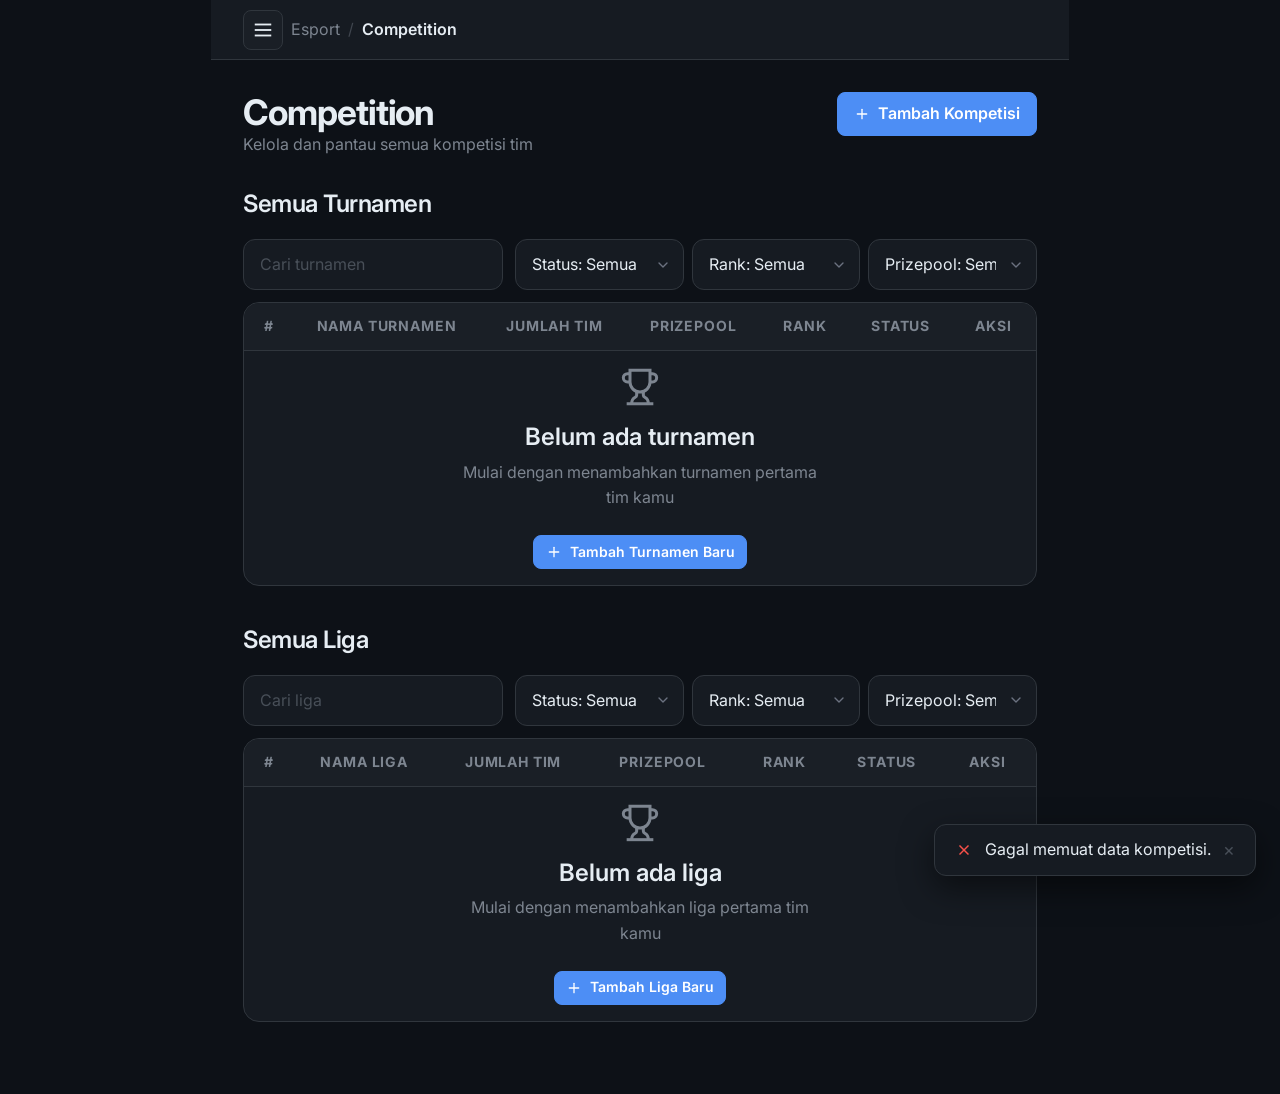
<file: competition.html>
<!DOCTYPE html>
<html lang="id" data-theme="dark">
<head>
  <meta charset="UTF-8"/>
  <meta name="viewport" content="width=device-width, initial-scale=1.0"/>
  <title>Competition — Esport</title>
  <link rel="preconnect" href="https://fonts.googleapis.com">
  <link rel="preconnect" href="https://fonts.gstatic.com" crossorigin>
  <link href="https://fonts.googleapis.com/css2?family=Inter:wght@300..800&display=swap" rel="stylesheet">
  <link rel="stylesheet" href="css/style.css"/>
  <script src="js/global.js" defer></script>
  <script src="js/competition.js" defer></script>
</head>
<body>
<div class="app-layout sidebar-float">

  <div class="sidebar-overlay" id="sidebarOverlay"></div>

  <nav class="sidebar" id="sidebar">
    <div class="sidebar-logo">
      <div class="sidebar-logo-icon">
        <svg viewBox="0 0 24 24">
          <path d="M6 9H4.5a2.5 2.5 0 0 1 0-5H6"/>
          <path d="M18 9h1.5a2.5 2.5 0 0 0 0-5H18"/>
          <path d="M18 2H6v7a6 6 0 0 0 12 0V2z"/>
        </svg>
      </div>
      <div>
        <div class="sidebar-logo-text">Esport</div>
        <div class="sidebar-logo-sub">MLBB Manager</div>
      </div>
    </div>

    <div class="sidebar-nav">
      <div class="nav-section-label">Navigation</div>
      <a href="index.html" class="nav-item" data-page="index.html">
        <svg viewBox="0 0 24 24"><path d="M3 9l9-7 9 7v11a2 2 0 0 1-2 2H5a2 2 0 0 1-2-2z"/><polyline points="9 22 9 12 15 12 15 22"/></svg>
        Dashboard
      </a>
      <a href="competition.html" class="nav-item" data-page="competition.html">
        <svg viewBox="0 0 24 24"><path d="M6 9H4.5a2.5 2.5 0 0 1 0-5H6"/><path d="M18 9h1.5a2.5 2.5 0 0 0 0-5H18"/><path d="M4 22h16"/><path d="M10 14.66V17c0 .55-.47.98-.97 1.21C7.85 18.75 7 20.24 7 22"/><path d="M14 14.66V17c0 .55.47.98.97 1.21C16.15 18.75 17 20.24 17 22"/><path d="M18 2H6v7a6 6 0 0 0 12 0V2z"/></svg>
        Competition
      </a>
      <a href="match.html" class="nav-item" data-page="match.html">
        <svg viewBox="0 0 24 24"><rect x="3" y="4" width="18" height="18" rx="2" ry="2"/><line x1="16" y1="2" x2="16" y2="6"/><line x1="8" y1="2" x2="8" y2="6"/><line x1="3" y1="10" x2="21" y2="10"/></svg>
        Match
      </a>
      <a href="train.html" class="nav-item" data-page="train.html">
        <svg viewBox="0 0 24 24"><circle cx="12" cy="12" r="10"/><polyline points="12 6 12 12 16 14"/></svg>
        Train
      </a>
      <a href="team.html" class="nav-item" data-page="team.html">
        <svg viewBox="0 0 24 24"><path d="M17 21v-2a4 4 0 0 0-4-4H5a4 4 0 0 0-4 4v2"/><circle cx="9" cy="7" r="4"/><path d="M23 21v-2a4 4 0 0 0-3-3.87"/><path d="M16 3.13a4 4 0 0 1 0 7.75"/></svg>
        Tim
      </a>
    </div>

    <div class="sidebar-footer">
      <button class="theme-toggle" id="themeToggle" aria-label="Toggle theme">
        <svg viewBox="0 0 24 24"><circle cx="12" cy="12" r="5"/><path d="M12 1v2M12 21v2M4.22 4.22l1.42 1.42M18.36 18.36l1.42 1.42M1 12h2M21 12h2M4.22 19.78l1.42-1.42M18.36 5.64l1.42-1.42"/></svg>
      </button>
    </div>
  </nav>

  <div class="main-wrapper">
    <header class="topbar">
      <div class="topbar-breadcrumb">
        <button class="menu-toggle" id="menuToggle" aria-label="Toggle navigation">
          <svg viewBox="0 0 24 24"><line x1="3" y1="6" x2="21" y2="6"/><line x1="3" y1="12" x2="21" y2="12"/><line x1="3" y1="18" x2="21" y2="18"/></svg>
        </button>
        <a href="index.html">Esport</a>
        <span class="sep">/</span>
        <a href="competition.html" class="current">Competition</a>
      </div>
    </header>

    <main class="page-content">
      <div class="page-header">
        <div>
          <h1 class="page-title">Competition</h1>
          <p class="page-sub">Kelola dan pantau semua kompetisi tim</p>
        </div>
        <a href="addcompetition.html" class="btn btn-primary">
          <svg viewBox="0 0 24 24"><line x1="12" y1="5" x2="12" y2="19"/><line x1="5" y1="12" x2="19" y2="12"/></svg>
          Tambah Kompetisi
        </a>
      </div>

      <section class="section" id="tournamentSection">
        <div class="card-header">
          <div>
            <h2 class="section-title">Semua Turnamen</h2>
          </div>
        </div>
        <div class="table-wrap">
          <table id="tournamentTable">
            <thead>
              <tr>
                <th>#</th>
                <th>Nama Turnamen</th>
                <th>Jumlah Tim</th>
                <th>Prizepool</th>
                <th>Rank</th>
                <th>Status</th>
                <th>Aksi</th>
              </tr>
            </thead>
            <tbody id="tournamentBody">
              <tr>
                <td colspan="7">
                  <div class="empty-state">
                    <svg viewBox="0 0 24 24"><path d="M6 9H4.5a2.5 2.5 0 0 1 0-5H6"/><path d="M18 9h1.5a2.5 2.5 0 0 0 0-5H18"/><path d="M4 22h16"/><path d="M10 14.66V17c0 .55-.47.98-.97 1.21C7.85 18.75 7 20.24 7 22"/><path d="M14 14.66V17c0 .55.47.98.97 1.21C16.15 18.75 17 20.24 17 22"/><path d="M18 2H6v7a6 6 0 0 0 12 0V2z"/></svg>
                    <h3>Belum ada turnamen</h3>
                    <p>Mulai dengan menambahkan turnamen pertama tim kamu</p>
                    <a href="addcompetition.html" class="btn btn-primary btn-sm">
                      <svg viewBox="0 0 24 24"><line x1="12" y1="5" x2="12" y2="19"/><line x1="5" y1="12" x2="19" y2="12"/></svg>
                      Tambah Turnamen Baru
                    </a>
                  </div>
                </td>
              </tr>
            </tbody>
          </table>
        </div>
      </section>

      <section class="section" id="leagueSection">
        <div class="card-header">
          <div>
            <h2 class="section-title">Semua Liga</h2>
          </div>
        </div>
        <div class="table-wrap">
          <table id="leagueTable">
            <thead>
              <tr>
                <th>#</th>
                <th>Nama Liga</th>
                <th>Jumlah Tim</th>
                <th>Prizepool</th>
                <th>Rank</th>
                <th>Status</th>
                <th>Aksi</th>
              </tr>
            </thead>
            <tbody id="leagueBody">
              <tr>
                <td colspan="7">
                  <div class="empty-state">
                    <svg viewBox="0 0 24 24"><path d="M6 9H4.5a2.5 2.5 0 0 1 0-5H6"/><path d="M18 9h1.5a2.5 2.5 0 0 0 0-5H18"/><path d="M4 22h16"/><path d="M10 14.66V17c0 .55-.47.98-.97 1.21C7.85 18.75 7 20.24 7 22"/><path d="M14 14.66V17c0 .55.47.98.97 1.21C16.15 18.75 17 20.24 17 22"/><path d="M18 2H6v7a6 6 0 0 0 12 0V2z"/></svg>
                    <h3>Belum ada liga</h3>
                    <p>Mulai dengan menambahkan liga pertama tim kamu</p>
                    <a href="addcompetition.html" class="btn btn-primary btn-sm">
                      <svg viewBox="0 0 24 24"><line x1="12" y1="5" x2="12" y2="19"/><line x1="5" y1="12" x2="19" y2="12"/></svg>
                      Tambah Liga Baru
                    </a>
                  </div>
                </td>
              </tr>
            </tbody>
          </table>
        </div>
      </section>
    </main>
  </div>
</div>

<div class="toast-container" id="toastContainer"></div>
</body>
</html>
</file>
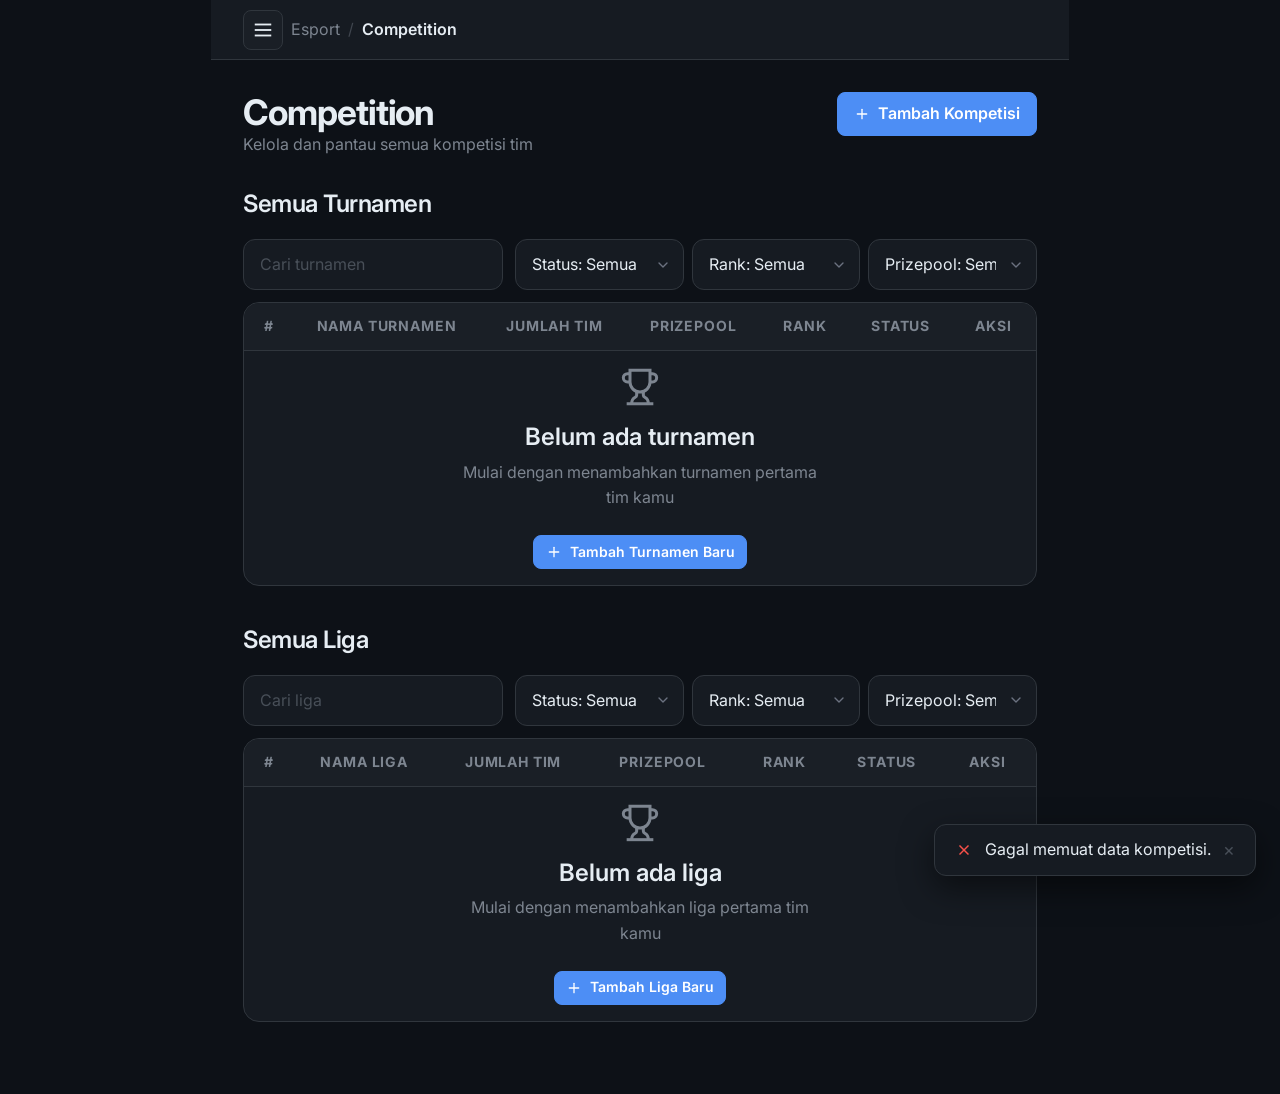
<file: editcompetition.html>
<!DOCTYPE html>
<html lang="id" data-theme="dark">
<head>
  <meta charset="UTF-8"/>
  <meta name="viewport" content="width=device-width, initial-scale=1.0"/>
  <title>Edit Kompetisi — Esport</title>
  <link rel="preconnect" href="https://fonts.googleapis.com">
  <link rel="preconnect" href="https://fonts.gstatic.com" crossorigin>
  <link href="https://fonts.googleapis.com/css2?family=Inter:wght@300..800&display=swap" rel="stylesheet">
  <link rel="stylesheet" href="css/style.css"/>
  <script src="js/global.js" defer></script>
  <script src="js/editcompetition.js" defer></script>
</head>
<body>
<div class="app-layout sidebar-float">

  <div class="sidebar-overlay" id="sidebarOverlay"></div>

  <nav class="sidebar" id="sidebar">
    <div class="sidebar-logo">
      <div class="sidebar-logo-icon">
        <svg viewBox="0 0 24 24">
          <path d="M6 9H4.5a2.5 2.5 0 0 1 0-5H6"/>
          <path d="M18 9h1.5a2.5 2.5 0 0 0 0-5H18"/>
          <path d="M18 2H6v7a6 6 0 0 0 12 0V2z"/>
        </svg>
      </div>
      <div>
        <div class="sidebar-logo-text">Esport</div>
        <div class="sidebar-logo-sub">MLBB Manager</div>
      </div>
    </div>

    <div class="sidebar-nav">
      <div class="nav-section-label">Navigation</div>
      <a href="index.html" class="nav-item" data-page="index.html">
        <svg viewBox="0 0 24 24"><path d="M3 9l9-7 9 7v11a2 2 0 0 1-2 2H5a2 2 0 0 1-2-2z"/><polyline points="9 22 9 12 15 12 15 22"/></svg>
        Dashboard
      </a>
      <a href="competition.html" class="nav-item" data-page="competition.html">
        <svg viewBox="0 0 24 24"><path d="M6 9H4.5a2.5 2.5 0 0 1 0-5H6"/><path d="M18 9h1.5a2.5 2.5 0 0 0 0-5H18"/><path d="M4 22h16"/><path d="M10 14.66V17c0 .55-.47.98-.97 1.21C7.85 18.75 7 20.24 7 22"/><path d="M14 14.66V17c0 .55.47.98.97 1.21C16.15 18.75 17 20.24 17 22"/><path d="M18 2H6v7a6 6 0 0 0 12 0V2z"/></svg>
        Competition
      </a>
      <a href="match.html" class="nav-item" data-page="match.html">
        <svg viewBox="0 0 24 24"><rect x="3" y="4" width="18" height="18" rx="2" ry="2"/><line x1="16" y1="2" x2="16" y2="6"/><line x1="8" y1="2" x2="8" y2="6"/><line x1="3" y1="10" x2="21" y2="10"/></svg>
        Match
      </a>
      <a href="train.html" class="nav-item" data-page="train.html">
        <svg viewBox="0 0 24 24"><circle cx="12" cy="12" r="10"/><polyline points="12 6 12 12 16 14"/></svg>
        Train
      </a>
      <a href="team.html" class="nav-item" data-page="team.html">
        <svg viewBox="0 0 24 24"><path d="M17 21v-2a4 4 0 0 0-4-4H5a4 4 0 0 0-4 4v2"/><circle cx="9" cy="7" r="4"/><path d="M23 21v-2a4 4 0 0 0-3-3.87"/><path d="M16 3.13a4 4 0 0 1 0 7.75"/></svg>
        Tim
      </a>
    </div>

    <div class="sidebar-footer">
      <button class="theme-toggle" id="themeToggle" aria-label="Toggle theme">
        <svg viewBox="0 0 24 24"><circle cx="12" cy="12" r="5"/><path d="M12 1v2M12 21v2M4.22 4.22l1.42 1.42M18.36 18.36l1.42 1.42M1 12h2M21 12h2M4.22 19.78l1.42-1.42M18.36 5.64l1.42-1.42"/></svg>
      </button>
    </div>
  </nav>

  <div class="main-wrapper">
    <header class="topbar">
      <div class="topbar-breadcrumb">
        <button class="menu-toggle" id="menuToggle" aria-label="Toggle navigation">
          <svg viewBox="0 0 24 24"><line x1="3" y1="6" x2="21" y2="6"/><line x1="3" y1="12" x2="21" y2="12"/><line x1="3" y1="18" x2="21" y2="18"/></svg>
        </button>
        <a href="index.html">Esport</a>
        <span class="sep">/</span>
        <a href="competition.html">Competition</a>
        <span class="sep">/</span>
        <span class="current" id="breadcrumbCompetitionName"></span>
      </div>
    </header>

    <main class="page-content">
      <div class="page-header">
        <div>
          <h1 class="page-title" id="pageTitleCompetitionName"></h1>
          <p class="page-sub">Edit detail kompetisi</p>
        </div>
        <a href="competition.html" class="btn btn-secondary">
          <svg viewBox="0 0 24 24"><polyline points="15 18 9 12 15 6"/></svg>
          Kembali
        </a>
      </div>

      <div class="card form-card">
        <form id="competitionForm">
          <input type="hidden" id="competitionId" name="id" />

          <div class="form-section">
            <div class="form-section-title">Informasi Dasar</div>

            <div class="form-group">
              <label class="form-label">Tipe Kompetisi</label>
              <div class="radio-group">
                <label class="radio-item">
                  <input type="radio" name="type" value="tournament"/>
                  <span>Tournament</span>
                </label>
                <label class="radio-item">
                  <input type="radio" name="type" value="league"/>
                  <span>League</span>
                </label>
              </div>
            </div>

            <div class="form-group">
              <label class="form-label" for="competitionName">Nama Kompetisi</label>
              <input class="form-input" type="text" id="competitionName" name="competitionName" placeholder="Contoh: MPL ID Season 14"/>
            </div>

            <div class="form-grid-2">
              <div class="form-group">
                <label class="form-label" for="registrationFee">Biaya Registrasi</label>
                <input class="form-input" type="number" id="registrationFee" name="registrationFee" min="0" placeholder="Contoh: 1500000"/>
              </div>
              <div class="form-group">
                <label class="form-label" for="prizepool">Prizepool</label>
                <input class="form-input" type="number" id="prizepool" name="prizepool" min="0" placeholder="Contoh: 250000000"/>
              </div>
            </div>

            <div class="form-grid-2">
              <div class="form-group">
                <label class="form-label" for="finalRank">Rank Akhir</label>
                <select class="form-select" id="finalRank" name="finalRank">
                  <option value="">Uknown</option>
                  <option value="1st">1st</option>
                  <option value="2nd">2nd</option>
                  <option value="3rd">3rd</option>
                  <option value="4th">4th</option>
                  <option value="8th">8th</option>
                  <option value="16th">16th</option>
                  <option value="failed">Failed</option>
                </select>
              </div>
              <div class="form-group">
                <label class="form-label" for="competitionStatus">Status</label>
                <select class="form-select" id="competitionStatus" name="competitionStatus">
                  <option value="">Uknown</option>
                  <option value="upcoming" selected>Upcoming</option>
                  <option value="cancel">Cancel</option>
                  <option value="finished">Finished</option>
                </select>
              </div>
            </div>

            <div class="form-grid-2">
              <div class="form-group">
                <label class="form-label" for="teamCount">Total Tim</label>
                <input class="form-input" type="number" id="teamCount" name="teamCount" min="4" placeholder="Contoh: 8"/>
              </div>
              <div class="form-group">
                <label class="form-label" for="phaseCount">Jumlah Fase</label>
                <select class="form-select" id="phaseCount" name="phaseCount">
                  <option value="1" selected>1 Fase</option>
                  <option value="2">2 Fase</option>
                  <option value="3">3 Fase</option>
                  <option value="4">4 Fase</option>
                </select>
              </div>
            </div>
          </div>

          <div class="form-section" id="phaseFormatSection">
            <div class="form-section-title">Detail Kompetisi</div>
            <div id="phaseContainer"></div>
          </div>

          <div class="form-actions">
            <button type="submit" class="btn btn-primary">
              <svg viewBox="0 0 24 24"><polyline points="20 6 9 17 4 12"/></svg>
              Simpan Perubahan
            </button>
            <a href="competition.html" class="btn btn-ghost">Batal</a>
          </div>
        </form>
      </div>
    </main>
  </div>
</div>

<div class="toast-container" id="toastContainer"></div>
</body>
</html>
</file>
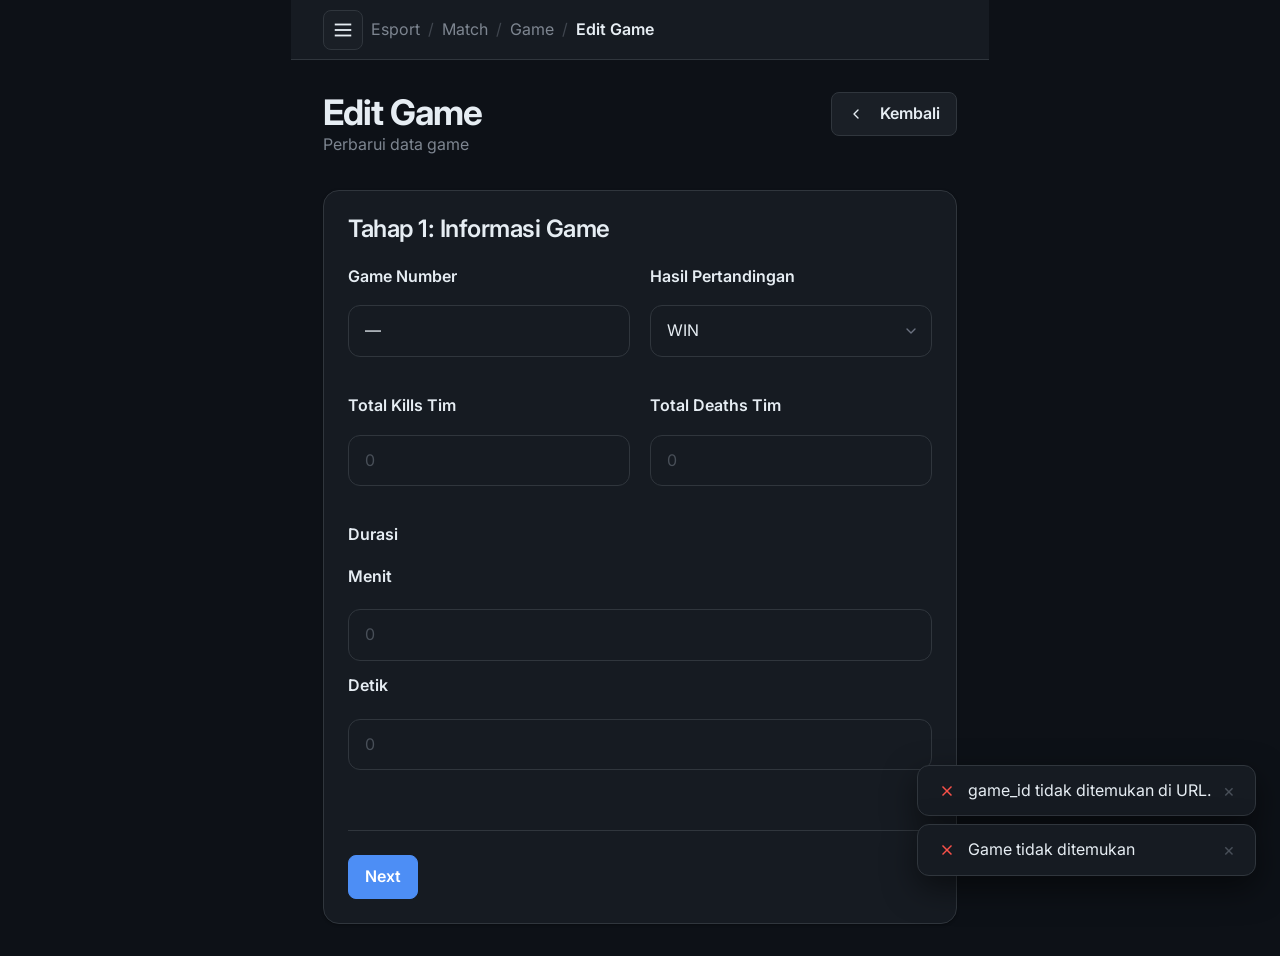
<file: editgame.html>
<!DOCTYPE html>
<html lang="id" data-theme="dark">
<head>
  <meta charset="UTF-8"/>
  <meta name="viewport" content="width=device-width, initial-scale=1.0" />
  <title>Edit Game — Esport Team</title>
  <link rel="preconnect" href="https://fonts.googleapis.com" />
  <link rel="preconnect" href="https://fonts.gstatic.com" crossorigin />
  <link href="https://fonts.googleapis.com/css2?family=Inter:wght@400;500;600;700;800&display=swap" rel="stylesheet" />
  <link rel="stylesheet" href="css/style.css">
  <link rel="stylesheet" href="css/hero-picker.css">
  <script src="js/global.js" defer></script>
  <script src="js/hero-picker.js" defer></script>
  <script src="js/editgame.js" defer></script>
</head>
<body>
<div class="app-layout sidebar-float">
  <div class="sidebar-overlay" id="sidebarOverlay"></div>
  <aside class="sidebar" id="sidebar">
    <div class="sidebar-logo">
      <div class="sidebar-logo-icon">
        <svg viewBox="0 0 24 24" aria-hidden="true">
          <path d="M6 9H4.5a2.5 2.5 0 0 1 0-5H6" />
          <path d="M18 9h1.5a2.5 2.5 0 0 0 0-5H18" />
          <path d="M18 2H6v7a6 6 0 0 0 12 0V2z" />
        </svg>
      </div>
      <div>
        <div class="sidebar-logo-text">Esport</div>
        <div class="sidebar-logo-sub">MLBB Manager</div>
      </div>
    </div>
    <nav class="sidebar-nav">
      <div class="nav-section-label">Navigation</div>
      <a href="index.html" class="nav-item" data-page="index.html">
        <svg viewBox="0 0 24 24" aria-hidden="true">
          <path d="M3 9l9-7 9 7v11a2 2 0 0 1-2 2H5a2 2 0 0 1-2-2z" />
          <polyline points="9 22 9 12 15 12 15 22" />
        </svg>
        Dashboard
      </a>
      <a href="competition.html" class="nav-item" data-page="competition.html">
        <svg viewBox="0 0 24 24" aria-hidden="true">
          <path d="M6 9H4.5a2.5 2.5 0 0 1 0-5H6"/>
          <path d="M18 9h1.5a2.5 2.5 0 0 0 0-5H18"/>
          <path d="M4 22h16"/>
          <path d="M10 14.66V17c0 .55-.47.98-.97 1.21C7.85 18.75 7 20.24 7 22"/>
          <path d="M14 14.66V17c0 .55.47.98.97 1.21C16.15 18.75 17 20.24 17 22"/>
          <path d="M18 2H6v7a6 6 0 0 0 12 0V2z"/>
        </svg>
        Competition
      </a>
      <a href="match.html" class="nav-item" data-page="match.html">
        <svg viewBox="0 0 24 24" aria-hidden="true">
          <rect x="3" y="4" width="18" height="18" rx="2" ry="2"/>
          <line x1="16" y1="2" x2="16" y2="6"/>
          <line x1="8" y1="2" x2="8" y2="6"/>
          <line x1="3" y1="10" x2="21" y2="10"/>
        </svg>
        Match
      </a>
      <a href="train.html" class="nav-item" data-page="train.html">
        <svg viewBox="0 0 24 24" aria-hidden="true">
          <circle cx="12" cy="12" r="10"/>
          <polyline points="12 6 12 12 16 14"/>
        </svg>
        Train
      </a>
      <a href="team.html" class="nav-item" data-page="team.html">
        <svg viewBox="0 0 24 24" aria-hidden="true">
          <path d="M17 21v-2a4 4 0 0 0-4-4H5a4 4 0 0 0-4 4v2"/>
          <circle cx="9" cy="7" r="4"/>
          <path d="M23 21v-2a4 4 0 0 0-3-3.87"/>
          <path d="M16 3.13a4 4 0 0 1 0 7.75"/>
        </svg>
        Tim
      </a>
    </nav>
    <div class="sidebar-footer">
      <button class="theme-toggle" id="themeToggle" aria-label="Toggle tema" type="button"></button>
    </div>
  </aside>

  <div class="main-wrapper">
    <header class="topbar">
      <div class="topbar-breadcrumb">
        <button class="menu-toggle" id="menuToggle" aria-label="Toggle navigation" type="button">
          <svg viewBox="0 0 24 24" aria-hidden="true">
            <line x1="3" y1="12" x2="21" y2="12" />
            <line x1="3" y1="6"  x2="21" y2="6"  />
            <line x1="3" y1="18" x2="21" y2="18" />
          </svg>
        </button>
        <a href="index.html">Esport</a>
        <span class="sep">/</span>
        <a href="match.html" id="breadcrumbParent">Match</a>
        <span class="sep">/</span>
        <a id="breadcrumbGame" href="game.html">Game</a>
        <span class="sep">/</span>
        <span class="current" id="breadcrumbCurrent">Edit Game</span>
      </div>
      <div class="topbar-actions"></div>
    </header>

    <main class="page-content">
      <div class="page-header">
        <div>
          <h1 class="page-title" id="pageTitle">Edit Game</h1>
          <p class="page-sub" id="pageSub">Perbarui data game</p>
        </div>
        <a href="game.html" class="btn btn-secondary" id="backBtn">
          <svg class="btn-icon" viewBox="0 0 24 24" aria-hidden="true">
            <polyline points="15 18 9 12 15 6" />
          </svg>
          Kembali
        </a>
      </div>

      <div class="toast-container" id="toastContainer"></div>

      <!-- TAHAP 1 -->
      <section class="card" id="tahap1">
        <div class="card-header">
          <h2 class="section-title">Tahap 1: Informasi Game</h2>
        </div>
        <div class="form-stack">
          <div class="grid-2">
            <div class="form-group">
              <label class="form-label">Game Number</label>
              <div class="form-input form-input-readonly" id="gameNumberDisplay">—</div>
            </div>
            <div class="form-group">
              <label class="form-label" for="gameResult">Hasil Pertandingan</label>
              <select class="form-select" id="gameResult">
                <option value="win">WIN</option>
                <option value="lose">LOSE</option>
              </select>
            </div>
          </div>
          <div class="grid-2">
            <div class="form-group">
              <label class="form-label" for="teamKills">Total Kills Tim</label>
              <input class="form-input" type="number" id="teamKills" placeholder="0" min="0" required />
            </div>
            <div class="form-group">
              <label class="form-label" for="teamDeaths">Total Deaths Tim</label>
              <input class="form-input" type="number" id="teamDeaths" placeholder="0" min="0" required />
            </div>
          </div>
          <div class="form-group">
            <label class="form-label">Durasi</label>
            <div class="inline-duration-fields">
              <span class="form-label">Menit</span>
              <input class="form-input input-inline-sm" type="number" id="gameDurationMin" placeholder="0" min="0" required />
              <span class="form-label">Detik</span>
              <input class="form-input input-inline-sm" type="number" id="gameDurationSec" placeholder="0" min="0" max="59" required />
            </div>
          </div>
          <div class="form-actions">
            <button class="btn btn-primary" id="btnNextStep" type="button">Next</button>
          </div>
        </div>
      </section>

      <!-- TAHAP 2 -->
      <section class="card section-spaced hidden" id="tahap2">
        <div class="card-header">
          <h2 class="section-title">Tahap 2: Statistik Pemain</h2>
          <span class="badge badge-blue" id="roleProgress">0 / 5 role</span>
        </div>

        <div class="form-group">
          <label class="form-label">Pilih Role</label>
          <div class="radio-group" id="roleTabGroup">
            <label class="radio-item">
              <input type="radio" name="activeRole" value="jungler" checked />
              <span>Jungler</span>
            </label>
            <label class="radio-item">
              <input type="radio" name="activeRole" value="roamer" />
              <span>Roamer</span>
            </label>
            <label class="radio-item">
              <input type="radio" name="activeRole" value="midlaner" />
              <span>Mid Laner</span>
            </label>
            <label class="radio-item">
              <input type="radio" name="activeRole" value="explaner" />
              <span>Exp Laner</span>
            </label>
            <label class="radio-item">
              <input type="radio" name="activeRole" value="goldlaner" />
              <span>Gold Laner</span>
            </label>
          </div>
        </div>

        <div id="playerContainer">

          <!-- JUNGLER -->
          <article class="role-card" id="card-jungler">
            <div class="role-head"><span class="role-name">Jungler</span><span class="tag">Role 1</span></div>
            <select class="form-select select-player" required>
              <option value="" disabled>Pilih Pemain</option>
            </select>
            <!-- FIX Bug 2: tambah data-picker-input & data-picker-label agar hero-picker.js bisa init -->
            <div class="hero-picker-wrapper field-spacer-sm"
                 data-picker-input="hero_jungler"
                 data-picker-label="preview_hero_jungler">
              <button type="button" class="btn btn-secondary open-hero-picker">
                Pilih Hero
              </button>
              <span class="hero-picker-preview" id="preview_hero_jungler">—</span>
              <input type="hidden" id="hero_jungler" name="hero_jungler" />
            </div>
            <div class="grid-3 field-spacer-md">
              <input class="form-input input-kills"   type="number" placeholder="Kill"   min="0" required />
              <input class="form-input input-deaths"  type="number" placeholder="Death"  min="0" required />
              <input class="form-input input-assists" type="number" placeholder="Assist" min="0" required />
            </div>
            <div class="grid-2 field-spacer-sm">
              <input class="form-input input-kda"  type="number" placeholder="KDA" min="0" step="0.01" required />
              <input class="form-input input-gold" type="number" placeholder="Total Gold" min="0" required />
            </div>
          </article>

          <!-- ROAMER -->
          <article class="role-card hidden" id="card-roamer">
            <div class="role-head"><span class="role-name">Roamer</span><span class="tag">Role 2</span></div>
            <select class="form-select select-player" required>
              <option value="" disabled>Pilih Pemain</option>
            </select>
            <div class="hero-picker-wrapper field-spacer-sm"
                 data-picker-input="hero_roamer"
                 data-picker-label="preview_hero_roamer">
              <button type="button" class="btn btn-secondary open-hero-picker">
                Pilih Hero
              </button>
              <span class="hero-picker-preview" id="preview_hero_roamer">—</span>
              <input type="hidden" id="hero_roamer" name="hero_roamer" />
            </div>
            <div class="grid-3 field-spacer-md">
              <input class="form-input input-kills"   type="number" placeholder="Kill"   min="0" required />
              <input class="form-input input-deaths"  type="number" placeholder="Death"  min="0" required />
              <input class="form-input input-assists" type="number" placeholder="Assist" min="0" required />
            </div>
            <div class="grid-2 field-spacer-sm">
              <input class="form-input input-kda"  type="number" placeholder="KDA" min="0" step="0.01" required />
              <input class="form-input input-gold" type="number" placeholder="Total Gold" min="0" required />
            </div>
          </article>

          <!-- MID LANER -->
          <article class="role-card hidden" id="card-midlaner">
            <div class="role-head"><span class="role-name">Mid Laner</span><span class="tag">Role 3</span></div>
            <select class="form-select select-player" required>
              <option value="" disabled>Pilih Pemain</option>
            </select>
            <div class="hero-picker-wrapper field-spacer-sm"
                 data-picker-input="hero_midlaner"
                 data-picker-label="preview_hero_midlaner">
              <button type="button" class="btn btn-secondary open-hero-picker">
                Pilih Hero
              </button>
              <span class="hero-picker-preview" id="preview_hero_midlaner">—</span>
              <input type="hidden" id="hero_midlaner" name="hero_midlaner" />
            </div>
            <div class="grid-3 field-spacer-md">
              <input class="form-input input-kills"   type="number" placeholder="Kill"   min="0" required />
              <input class="form-input input-deaths"  type="number" placeholder="Death"  min="0" required />
              <input class="form-input input-assists" type="number" placeholder="Assist" min="0" required />
            </div>
            <div class="grid-2 field-spacer-sm">
              <input class="form-input input-kda"  type="number" placeholder="KDA" min="0" step="0.01" required />
              <input class="form-input input-gold" type="number" placeholder="Total Gold" min="0" required />
            </div>
          </article>

          <!-- EXP LANER -->
          <article class="role-card hidden" id="card-explaner">
            <div class="role-head"><span class="role-name">Exp Laner</span><span class="tag">Role 4</span></div>
            <select class="form-select select-player" required>
              <option value="" disabled>Pilih Pemain</option>
            </select>
            <div class="hero-picker-wrapper field-spacer-sm"
                 data-picker-input="hero_explaner"
                 data-picker-label="preview_hero_explaner">
              <button type="button" class="btn btn-secondary open-hero-picker">
                Pilih Hero
              </button>
              <span class="hero-picker-preview" id="preview_hero_explaner">—</span>
              <input type="hidden" id="hero_explaner" name="hero_explaner" />
            </div>
            <div class="grid-3 field-spacer-md">
              <input class="form-input input-kills"   type="number" placeholder="Kill"   min="0" required />
              <input class="form-input input-deaths"  type="number" placeholder="Death"  min="0" required />
              <input class="form-input input-assists" type="number" placeholder="Assist" min="0" required />
            </div>
            <div class="grid-2 field-spacer-sm">
              <input class="form-input input-kda"  type="number" placeholder="KDA" min="0" step="0.01" required />
              <input class="form-input input-gold" type="number" placeholder="Total Gold" min="0" required />
            </div>
          </article>

          <!-- GOLD LANER -->
          <article class="role-card hidden" id="card-goldlaner">
            <div class="role-head"><span class="role-name">Gold Laner</span><span class="tag">Role 5</span></div>
            <select class="form-select select-player" required>
              <option value="" disabled>Pilih Pemain</option>
            </select>
            <div class="hero-picker-wrapper field-spacer-sm"
                 data-picker-input="hero_goldlaner"
                 data-picker-label="preview_hero_goldlaner">
              <button type="button" class="btn btn-secondary open-hero-picker">
                Pilih Hero
              </button>
              <span class="hero-picker-preview" id="preview_hero_goldlaner">—</span>
              <input type="hidden" id="hero_goldlaner" name="hero_goldlaner" />
            </div>
            <div class="grid-3 field-spacer-md">
              <input class="form-input input-kills"   type="number" placeholder="Kill"   min="0" required />
              <input class="form-input input-deaths"  type="number" placeholder="Death"  min="0" required />
              <input class="form-input input-assists" type="number" placeholder="Assist" min="0" required />
            </div>
            <div class="grid-2 field-spacer-sm">
              <input class="form-input input-kda"  type="number" placeholder="KDA" min="0" step="0.01" required />
              <input class="form-input input-gold" type="number" placeholder="Total Gold" min="0" required />
            </div>
          </article>

        </div>

        <div class="step-actions">
          <button class="btn btn-secondary" id="btnBackStep"  type="button">Kembali ke Tahap 1</button>
          <button class="btn btn-primary"   id="btnSubmitAll" type="button">Simpan Perubahan</button>
        </div>
      </section>

    </main>
  </div>
</div>
</body>
</html>
</file>
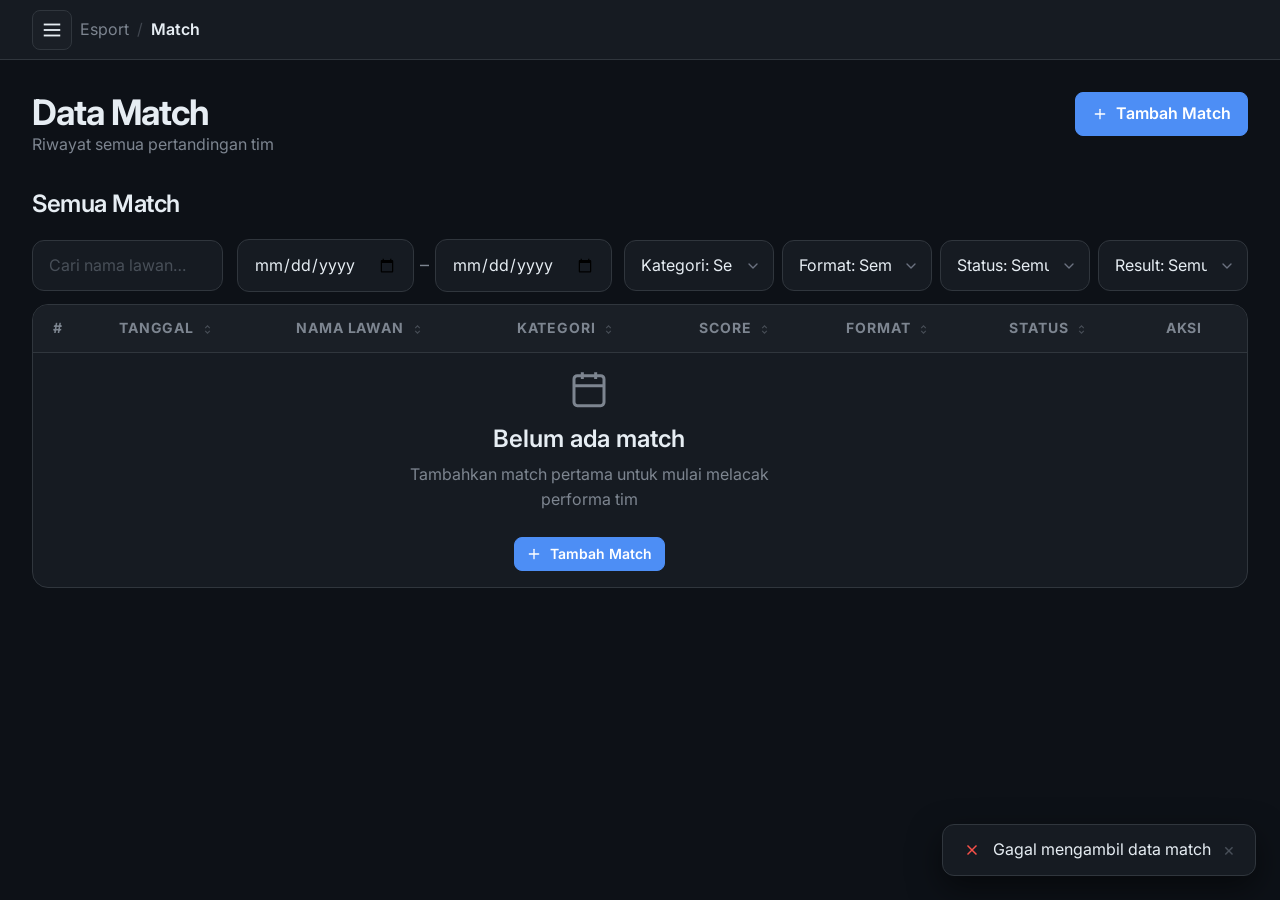
<file: editmatch.html>
<!DOCTYPE html>
<html lang="id" data-theme="dark">
<head>
  <meta charset="UTF-8"/>
  <meta name="viewport" content="width=device-width, initial-scale=1.0"/>
  <title>Edit Match — Esport</title>
  <link rel="preconnect" href="https://fonts.googleapis.com">
  <link rel="preconnect" href="https://fonts.gstatic.com" crossorigin>
  <link href="https://fonts.googleapis.com/css2?family=Inter:wght@300..800&display=swap" rel="stylesheet">
  <link rel="stylesheet" href="css/style.css"/>
  <script src="js/global.js" defer></script>
  <script src="js/editmatch.js" defer></script>
</head>
<body>
<div class="app-layout sidebar-float">
  <div class="sidebar-overlay" id="sidebarOverlay"></div>
  <nav class="sidebar" id="sidebar">
    <div class="sidebar-logo">
      <div class="sidebar-logo-icon">
        <svg viewBox="0 0 24 24">
          <path d="M6 9H4.5a2.5 2.5 0 0 1 0-5H6"/>
          <path d="M18 9h1.5a2.5 2.5 0 0 0 0-5H18"/>
          <path d="M18 2H6v7a6 6 0 0 0 12 0V2z"/>
        </svg>
      </div>
      <div>
        <div class="sidebar-logo-text">Esport</div>
        <div class="sidebar-logo-sub">MLBB Manager</div>
      </div>
    </div>

    <div class="sidebar-nav">
      <div class="nav-section-label">Navigation</div>
      <a href="index.html" class="nav-item" data-page="index.html">
        <svg viewBox="0 0 24 24">
          <path d="M3 9l9-7 9 7v11a2 2 0 0 1-2 2H5a2 2 0 0 1-2-2z"/>
          <polyline points="9 22 9 12 15 12 15 22"/>
        </svg>
        Dashboard
      </a>
      <a href="competition.html" class="nav-item" data-page="competition.html">
        <svg viewBox="0 0 24 24">          
          <path d="M18 9h1.5a2.5 2.5 0 0 0 0-5H18"/>
          <path d="M4 22h16"/>
          <path d="M10 14.66V17c0 .55-.47.98-.97 1.21C7.85 18.75 7 20.24 7 22"/>
          <path d="M14 14.66V17c0 .55.47.98.97 1.21C16.15 18.75 17 20.24 17 22"/>
          <path d="M18 2H6v7a6 6 0 0 0 12 0V2z"/>
        </svg>
        Competition
      </a>
      <a href="match.html" class="nav-item" data-page="match.html">
        <svg viewBox="0 0 24 24">
          <rect x="3" y="4" width="18" height="18" rx="2" ry="2"/>
          <line x1="16" y1="2" x2="16" y2="6"/>
          <line x1="8" y1="2" x2="8" y2="6"/>
          <line x1="3" y1="10" x2="21" y2="10"/>
        </svg>
        Match
      </a>
      <a href="train.html" class="nav-item" data-page="train.html">
        <svg viewBox="0 0 24 24">
          <circle cx="12" cy="12" r="10"/>
          <polyline points="12 6 12 12 16 14"/>
        </svg>
        Train
      </a>
      <a href="team.html" class="nav-item" data-page="team.html">
        <svg viewBox="0 0 24 24">
          <path d="M17 21v-2a4 4 0 0 0-4-4H5a4 4 0 0 0-4 4v2"/>
          <circle cx="9" cy="7" r="4"/>
          <path d="M23 21v-2a4 4 0 0 0-3-3.87"/>
          <path d="M16 3.13a4 4 0 0 1 0 7.75"/>
        </svg>
        Tim
      </a>
    </div>

    <div class="sidebar-footer">
      <button
        class="theme-toggle"
        id="themeToggle"
        aria-label="Toggle theme"
      >
        <svg viewBox="0 0 24 24">
          <circle cx="12" cy="12" r="5"/>
          <path d="M12 1v2M12 21v2M4.22 4.22l1.42 1.42M18.36 18.36l1.42 1.42M1 12h2M21 12h2M4.22 19.78l1.42-1.42M18.36 5.64l1.42-1.42"/>
        </svg>
      </button>
    </div>
  </nav>

  <div class="main-wrapper">
    <header class="topbar">
      <div class="topbar-breadcrumb">
        <button class="menu-toggle" id="menuToggle" aria-label="Toggle navigation">
          <svg viewBox="0 0 24 24">
            <line x1="3" y1="6" x2="21" y2="6"/>
            <line x1="3" y1="12" x2="21" y2="12"/>
            <line x1="3" y1="18" x2="21" y2="18"/>
          </svg>
        </button>
        <a href="index.html">Esport</a>
        <span class="sep">/</span>
        <a href="match.html">Match</a>
        <span class="sep">/</span>
        <span class="current" id="breadcrumbMatchLabel">Edit Match</span>
      </div>
    </header>

    <main class="page-content">
      <div class="page-header">
        <div>
          <h1 class="page-title" id="pageTitle">Edit Match</h1>
          <p class="page-sub">Perbarui detail pertandingan</p>
        </div>
        <!-- data-back-btn: href diisi dinamis oleh editmatch.js berdasarkan competition_id & type -->
        <a href="match.html" class="btn btn-secondary" data-back-btn>
          <svg viewBox="0 0 24 24">
            <polyline points="15 18 9 12 15 6"/>
          </svg>
          Kembali
        </a>
      </div>

      <div class="card form-card">
        <form id="editMatchForm">
          <!-- Hidden: ID match -->
          <input type="hidden" id="matchId" name="id" />
          <!-- Hidden: competition_id aktif, dibaca buildBackUrl() untuk redirect dinamis -->
          <input type="hidden" id="matchCompetitionId" name="competition_id" />

          <div class="form-section">
            <div class="form-section-title">Detail Match</div>

            <div class="form-group">
              <label class="form-label">Kategori Match</label>
              <div class="radio-group">
                <label class="radio-item">
                  <input type="radio" name="type" value="tournament"/>
                  <span>Tournament</span>
                </label>
                <label class="radio-item">
                  <input type="radio" name="type" value="league"/>
                  <span>League</span>
                </label>
                <label class="radio-item">
                  <input type="radio" name="type" value="scrim"/>
                  <span>Scrim</span>
                </label>
                <label class="radio-item">
                  <input type="radio" name="type" value="ranked"/>
                  <span>Ranked</span>
                </label>
              </div>
            </div>

            <div class="form-group hidden" id="eventGroup">
              <label class="form-label" for="eventSelect" id="eventLabel">Pilih Event</label>
              <select class="form-select" id="eventSelect" name="event">
                <option value="" disabled>Pilih Tournament/League</option>
              </select>
            </div>

            <div class="form-group hidden" id="formatGroup">
              <label class="form-label" for="matchFormat">Format Match</label>
              <select class="form-select" id="matchFormat" name="matchFormat">
                <option value="BO1">Best of 1</option>
                <option value="BO2">Best of 2</option>
                <option value="BO3">Best of 3</option>
                <option value="BO4">Best of 4</option>
                <option value="BO5">Best of 5</option>
                <option value="BO7">Best of 7</option>
              </select>
            </div>

            <div class="form-group hidden" id="opponentGroup">
              <label class="form-label" for="opponentNameInput">Nama Lawan</label>
              <input
                class="form-input"
                type="text"
                id="opponentNameInput"
                name="opponentName"
                placeholder="Contoh: RRQ Hoshi"
              />
            </div>

            <div class="form-grid-2 hidden" id="datetimeGroup">
              <div class="form-group hidden" id="dateGroup">
                <label class="form-label" for="matchDateInput">Tanggal Match</label>
                <input class="form-input" type="date" id="matchDateInput" name="matchDate"/>
              </div>
              <div class="form-group hidden" id="timeGroup">
                <label class="form-label" for="matchTimeInput">Jam Match</label>
                <input class="form-input" type="time" id="matchTimeInput" name="matchTime"/>
              </div>
            </div>

            <!-- Status Manual Override -->
            <div class="form-group">
              <label class="form-label" for="matchStatus">Status Match</label>
              <select class="form-select" id="matchStatus" name="matchStatus">
                <option value="upcoming">Upcoming</option>
                <option value="finished">Finished</option>
                <option value="cancel">Cancel</option>
              </select>
            </div>
          </div>

          <div class="form-actions">
            <button type="submit" class="btn btn-primary">
              <svg viewBox="0 0 24 24">
                <polyline points="20 6 9 17 4 12"/>
              </svg>
              Simpan Perubahan
            </button>
            <!-- data-back-btn: href diisi dinamis oleh editmatch.js -->
            <a href="match.html" class="btn btn-ghost" data-back-btn>Batal</a>
          </div>
        </form>
      </div>
    </main>
  </div>
</div>

<div class="toast-container" id="toastContainer"></div>
</body>
</html>
</file>
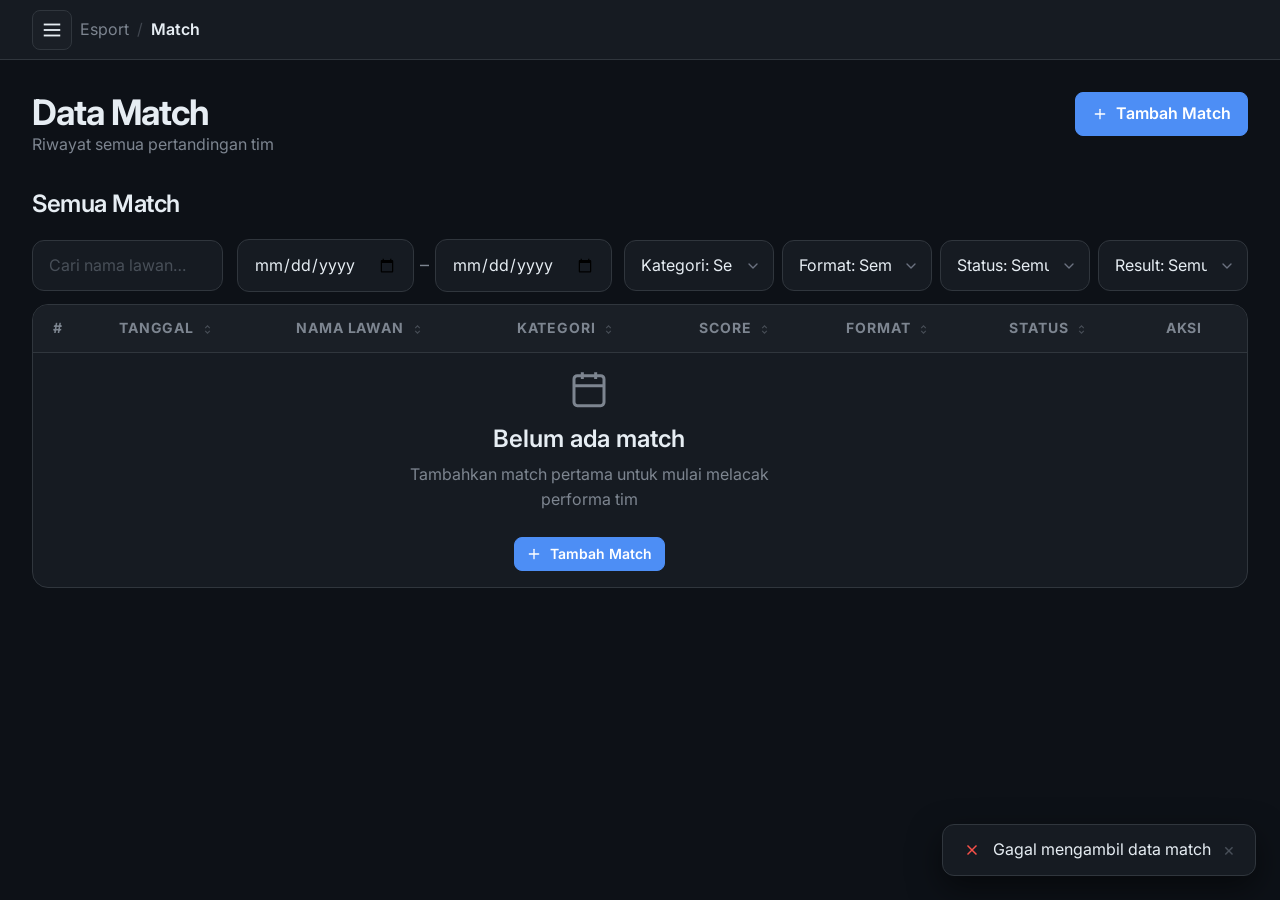
<file: game.html>
<!DOCTYPE html>
<html lang="id" data-theme="dark">
<head>
  <meta charset="UTF-8" />
  <meta name="viewport" content="width=device-width, initial-scale=1.0" />
  <title>Daftar Game — Esport</title>
  <link rel="preconnect" href="https://fonts.googleapis.com">
  <link rel="preconnect" href="https://fonts.gstatic.com" crossorigin>
  <link href="https://fonts.googleapis.com/css2?family=Inter:wght@300..800&display=swap" rel="stylesheet">
  <link rel="stylesheet" href="css/style.css" />

  <script src="js/global.js" defer></script>
  <script src="js/game.js" defer></script>
</head>
<body>
<div class="app-layout sidebar-float">

  <div class="sidebar-overlay" id="sidebarOverlay"></div>

  <aside class="sidebar" id="sidebar">
    <div class="sidebar-logo">
      <div class="sidebar-logo-icon">
        <svg viewBox="0 0 24 24">
          <path d="M6 9H4.5a2.5 2.5 0 0 1 0-5H6"/>
          <path d="M18 9h1.5a2.5 2.5 0 0 0 0-5H18"/>
          <path d="M4 22h16"/>
          <path d="M10 14.66V17c0 .55-.47.98-.97 1.21C7.85 18.75 7 20.24 7 22"/>
          <path d="M14 14.66V17c0 .55.47.98.97 1.21C16.15 18.75 17 20.24 17 22"/>
          <path d="M18 2H6v7a6 6 0 0 0 12 0V2z"/>
        </svg>
      </div>
      <div>
        <div class="sidebar-logo-text">Esport</div>
        <div class="sidebar-logo-sub">MLBB Manager</div>
      </div>
    </div>

    <nav class="sidebar-nav">
      <div class="nav-section-label">Navigation</div>
      <a href="index.html" class="nav-item" data-page="index.html">
        <svg viewBox="0 0 24 24">
          <path d="M3 9l9-7 9 7v11a2 2 0 0 1-2 2H5a2 2 0 0 1-2-2z"/>
          <polyline points="9 22 9 12 15 12 15 22"/>
        </svg>
        Dashboard
      </a>
      <a href="competition.html" class="nav-item" data-page="competition.html">
        <svg viewBox="0 0 24 24">
          <path d="M6 9H4.5a2.5 2.5 0 0 1 0-5H6"/>
          <path d="M18 9h1.5a2.5 2.5 0 0 0 0-5H18"/>
          <path d="M4 22h16"/>
          <path d="M10 14.66V17c0 .55-.47.98-.97 1.21C7.85 18.75 7 20.24 7 22"/>
          <path d="M14 14.66V17c0 .55.47.98.97 1.21C16.15 18.75 17 20.24 17 22"/>
          <path d="M18 2H6v7a6 6 0 0 0 12 0V2z"/>
        </svg>
        Competition
      </a>
      <a href="match.html" class="nav-item" data-page="match.html">
        <svg viewBox="0 0 24 24">
          <rect x="3" y="4" width="18" height="18" rx="2" ry="2"/>
          <line x1="16" y1="2" x2="16" y2="6"/>
          <line x1="8" y1="2" x2="8" y2="6"/>
          <line x1="3" y1="10" x2="21" y2="10"/>
        </svg>
        Match
      </a>
      <a href="train.html" class="nav-item" data-page="train.html">
        <svg viewBox="0 0 24 24">
          <circle cx="12" cy="12" r="10"/>
          <polyline points="12 6 12 12 16 14"/>
        </svg>
        Train
      </a>
      <a href="team.html" class="nav-item" data-page="team.html">
        <svg viewBox="0 0 24 24">
          <path d="M17 21v-2a4 4 0 0 0-4-4H5a4 4 0 0 0-4 4v2"/>
          <circle cx="9" cy="7" r="4"/>
          <path d="M23 21v-2a4 4 0 0 0-3-3.87"/>
          <path d="M16 3.13a4 4 0 0 1 0 7.75"/>
        </svg>
        Tim
      </a>
    </nav>

    <div class="sidebar-footer">
      <button class="theme-toggle" id="themeToggle" aria-label="Toggle theme">
        <svg viewBox="0 0 24 24">
          <circle cx="12" cy="12" r="5"/>
          <path d="M12 1v2M12 21v2M4.22 4.22l1.42 1.42M18.36 18.36l1.42 1.42M1 12h2M21 12h2M4.22 19.78l1.42-1.42M18.36 5.64l1.42-1.42"/>
        </svg>
      </button>
    </div>
  </aside>

  <div class="main-wrapper">
    <header class="topbar">
      <div class="topbar-breadcrumb">
        <button class="menu-toggle" type="button" aria-label="Toggle navigation" id="menuToggle">
          <svg viewBox="0 0 24 24">
            <line x1="3" y1="6" x2="21" y2="6"/>
            <line x1="3" y1="12" x2="21" y2="12"/>
            <line x1="3" y1="18" x2="21" y2="18"/>
          </svg>
        </button>
        <a href="index.html">Esport</a>
        <span class="sep">/</span>
        <a href="match.html">Match</a>
        <span class="sep">/</span>
        <span id="breadcrumbMatch" class="current">Game</span>
      </div>
    </header>

    <main class="page-content">
      <div class="page-header">
        <div>
          <h1 class="page-title" id="pageTitle">Data Game</h1>
          <p class="page-sub" id="pageSub">Lihat hasil tiap game, durasi, dan ringkasan performa tim.</p>
        </div>
        <div class="topbar-actions">
          <a class="btn btn-secondary" href="match.html" id="backBtn">
            <svg viewBox="0 0 24 24"><polyline points="15 18 9 12 15 6"/></svg>
            Kembali
          </a>
          <a class="btn btn-primary" href="addgame.html" id="addGameBtn">
            <svg viewBox="0 0 24 24">
              <line x1="12" y1="5" x2="12" y2="19"/>
              <line x1="5" y1="12" x2="19" y2="12"/>
            </svg>
            Tambah Game
          </a>
        </div>
      </div>

      <section class="section">
        <div class="card-header">
          <div>
            <div class="section-title">Ringkasan Game</div>
          </div>
          <span class="badge badge-blue" id="gameCount">0 game</span>
        </div>

        <div class="table-wrap section-spaced">
          <table>
            <thead>
              <tr>
                <th>Game</th>
                <th>Result</th>
                <th>Waktu</th>
                <th>Score</th>
                <th>MVP</th>
                <th>Detail</th>
                <th>Aksi</th>
              </tr>
            </thead>
            <tbody id="gameBody">
              <tr>
                <td colspan="7">
                  <div class="empty-state">
                    <svg viewBox="0 0 24 24">
                      <rect x="3" y="4" width="18" height="18" rx="2"/>
                      <line x1="16" y1="2" x2="16" y2="6"/>
                      <line x1="8" y1="2" x2="8" y2="6"/>
                      <line x1="3" y1="10" x2="21" y2="10"/>
                    </svg>
                    <h3>Belum ada game</h3>
                    <p>Tambahkan data game pertama untuk menampilkan statistik match.</p>
                    <a href="addgame.html" class="btn btn-primary btn-sm" id="emptyAddBtn">
                      <svg viewBox="0 0 24 24">
                        <line x1="12" y1="5" x2="12" y2="19"/>
                        <line x1="5" y1="12" x2="19" y2="12"/>
                      </svg>
                      Tambah Game
                    </a>
                  </div>
                </td>
              </tr>
            </tbody>
          </table>
        </div>
      </section>
    </main>
  </div>
</div>

<div class="toast-container" id="toastContainer"></div>
</body>
</html>
</file>
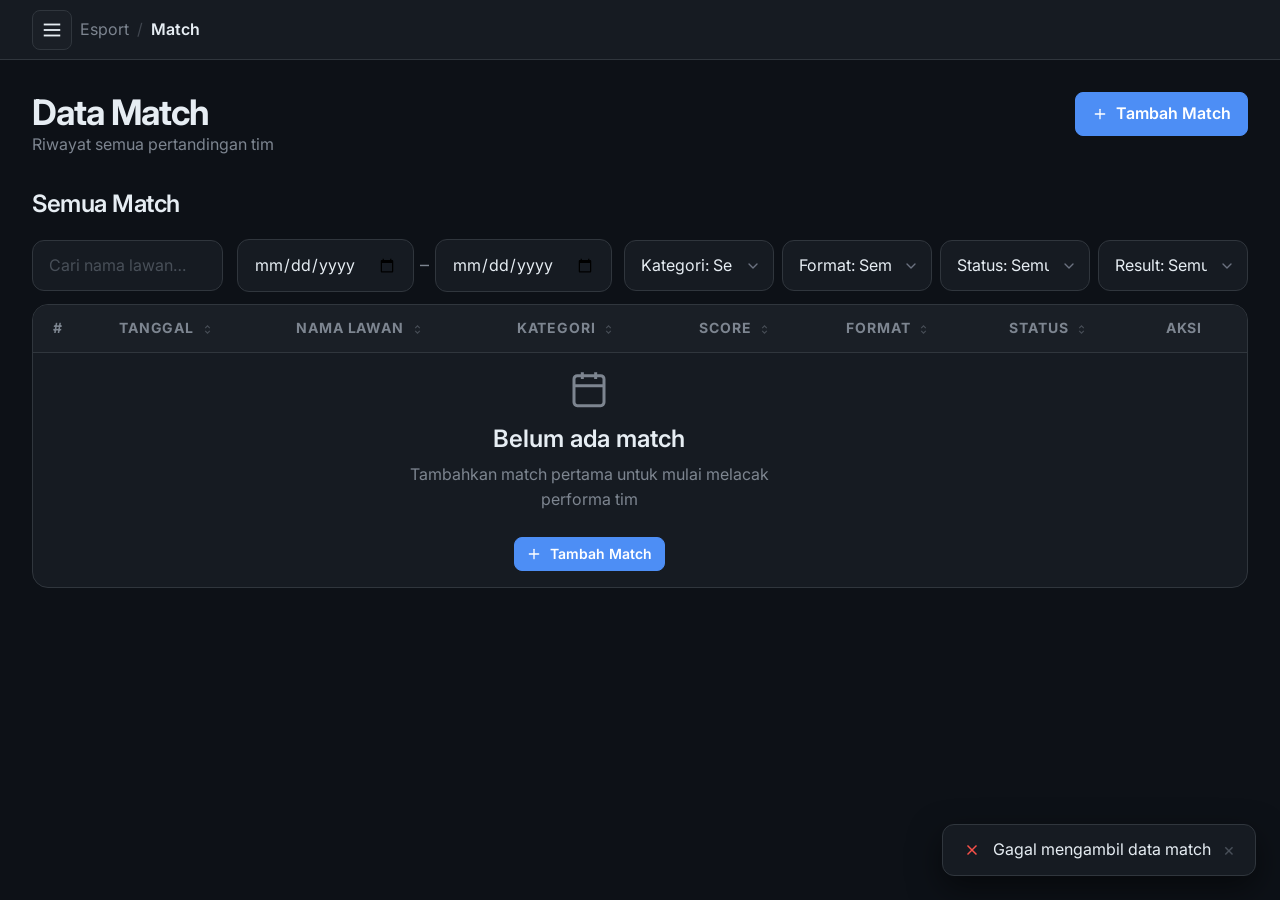
<file: match.html>
<!DOCTYPE html>
<html lang="id" data-theme="dark">
<head>
  <meta charset="UTF-8"/>
  <meta name="viewport" content="width=device-width, initial-scale=1.0"/>
  <title>Data Match — Esport</title>
  <link rel="preconnect" href="https://fonts.googleapis.com">
  <link rel="preconnect" href="https://fonts.gstatic.com" crossorigin>
  <link href="https://fonts.googleapis.com/css2?family=Inter:wght@300..800&display=swap" rel="stylesheet">
  <link rel="stylesheet" href="css/style.css"/>
  <script src="js/global.js" defer></script>
  <script src="js/match.js" defer></script>
</head>
<body>
<div class="app-layout sidebar-float">
  <div class="sidebar-overlay" id="sidebarOverlay"></div>
  <nav class="sidebar" id="sidebar">
    <div class="sidebar-logo">
      <div class="sidebar-logo-icon">
        <svg viewBox="0 0 24 24">
          <path d="M6 9H4.5a2.5 2.5 0 0 1 0-5H6"/>
          <path d="M18 9h1.5a2.5 2.5 0 0 0 0-5H18"/>
          <path d="M18 2H6v7a6 6 0 0 0 12 0V2z"/>
        </svg>
      </div>
      <div>
        <div class="sidebar-logo-text">Esport</div>
        <div class="sidebar-logo-sub">MLBB Manager</div>
      </div>
    </div>

    <div class="sidebar-nav">
      <div class="nav-section-label">Navigation</div>

      <a href="index.html" class="nav-item" data-page="index.html">
        <svg viewBox="0 0 24 24">
          <path d="M3 9l9-7 9 7v11a2 2 0 0 1-2 2H5a2 2 0 0 1-2-2z"/>
          <polyline points="9 22 9 12 15 12 15 22"/>
        </svg>
        Dashboard
      </a>

      <a href="competition.html" class="nav-item" data-page="competition.html">
        <svg viewBox="0 0 24 24">
          <path d="M6 9H4.5a2.5 2.5 0 0 1 0-5H6"/>
          <path d="M18 9h1.5a2.5 2.5 0 0 0 0-5H18"/>
          <path d="M4 22h16"/>
          <path d="M10 14.66V17c0 .55-.47.98-.97 1.21C7.85 18.75 7 20.24 7 22"/>
          <path d="M14 14.66V17c0 .55.47.98.97 1.21C16.15 18.75 17 20.24 17 22"/>
          <path d="M18 2H6v7a6 6 0 0 0 12 0V2z"/>
        </svg>
        Competition
      </a>

      <a href="match.html" class="nav-item" data-page="match.html">
        <svg viewBox="0 0 24 24">
          <rect x="3" y="4" width="18" height="18" rx="2" ry="2"/>
          <line x1="16" y1="2" x2="16" y2="6"/>
          <line x1="8" y1="2" x2="8" y2="6"/>
          <line x1="3" y1="10" x2="21" y2="10"/>
        </svg>
        Match
      </a>

      <a href="train.html" class="nav-item" data-page="train.html">
        <svg viewBox="0 0 24 24">
          <circle cx="12" cy="12" r="10"/>
          <polyline points="12 6 12 12 16 14"/>
        </svg>
        Train
      </a>

      <a href="team.html" class="nav-item" data-page="team.html">
        <svg viewBox="0 0 24 24">
          <path d="M17 21v-2a4 4 0 0 0-4-4H5a4 4 0 0 0-4 4v2"/>
          <circle cx="9" cy="7" r="4"/>
          <path d="M23 21v-2a4 4 0 0 0-3-3.87"/>
          <path d="M16 3.13a4 4 0 0 1 0 7.75"/>
        </svg>
        Tim
      </a>
    </div>

    <div class="sidebar-footer">
      <button class="theme-toggle" id="themeToggle" aria-label="Toggle theme">
        <svg viewBox="0 0 24 24">
          <circle cx="12" cy="12" r="5"/>
          <path d="M12 1v2M12 21v2M4.22 4.22l1.42 1.42M18.36 18.36l1.42 1.42M1 12h2M21 12h2M4.22 19.78l1.42-1.42M18.36 5.64l1.42-1.42"/>
        </svg>
      </button>
    </div>
  </nav>

  <div class="main-wrapper">
    <header class="topbar">
      <div class="topbar-breadcrumb">
        <button class="menu-toggle" id="menuToggle" aria-label="Toggle navigation">
          <svg viewBox="0 0 24 24">
            <line x1="3" y1="6" x2="21" y2="6"/>
            <line x1="3" y1="12" x2="21" y2="12"/>
            <line x1="3" y1="18" x2="21" y2="18"/>
          </svg>
        </button>
        <a href="index.html">Esport</a>
        <span class="sep">/</span>
        <a href="match.html" class="current">Match</a>
      </div>
    </header>

    <main class="page-content">
      <div class="page-header">
        <div>
          <h1 class="page-title">Data Match</h1>
          <p class="page-sub">Riwayat semua pertandingan tim</p>
        </div>
        <div class="topbar-actions">
          <a class="btn btn-secondary" href="match.html" id="backBtn">
            <svg viewBox="0 0 24 24"><polyline points="15 18 9 12 15 6"/></svg>
            Kembali
          </a>
          <a href="addmatch.html?from=match" class="btn btn-primary" id="addMatchBtn">
            <svg viewBox="0 0 24 24">
              <line x1="12" y1="5" x2="12" y2="19"/>
              <line x1="5" y1="12" x2="19" y2="12"/>
            </svg>
            Tambah Match
          </a>
        </div>
      </div>

      <section class="section" id="matchSection">
        <div class="card-header">
          <div>
            <h2 class="section-title">Semua Match</h2>
          </div>
        </div>

        <!-- Toolbar di-inject oleh match.js -->

        <div class="table-wrap" id="matchTableWrap">
          <table>
            <thead>
              <tr>
                <th>#</th>
                <th>Nama Lawan</th>
                <th>Kategori</th>
                <th>Score</th>
                <th>Format</th>
                <th>Status</th>
                <th>Aksi</th>
              </tr>
            </thead>
            <tbody id="matchBody">
              <tr>
                <td colspan="7">
                  <div class="empty-state">
                    <svg viewBox="0 0 24 24">
                      <rect x="3" y="4" width="18" height="18" rx="2"/>
                      <line x1="16" y1="2" x2="16" y2="6"/>
                      <line x1="8" y1="2" x2="8" y2="6"/>
                      <line x1="3" y1="10" x2="21" y2="10"/>
                    </svg>
                    <h3>Belum ada match</h3>
                    <p>Tambahkan match pertama untuk mulai melacak performa tim</p>
                    <a href="addmatch.html?from=match" class="btn btn-primary btn-sm">
                      <svg viewBox="0 0 24 24">
                        <line x1="12" y1="5" x2="12" y2="19"/>
                        <line x1="5" y1="12" x2="19" y2="12"/>
                      </svg>
                      Tambah Match
                    </a>
                  </div>
                </td>
              </tr>
            </tbody>
          </table>
        </div>
      </section>
    </main>
  </div>
</div>

<div class="toast-container" id="toastContainer"></div>
</body>
</html>
</file>
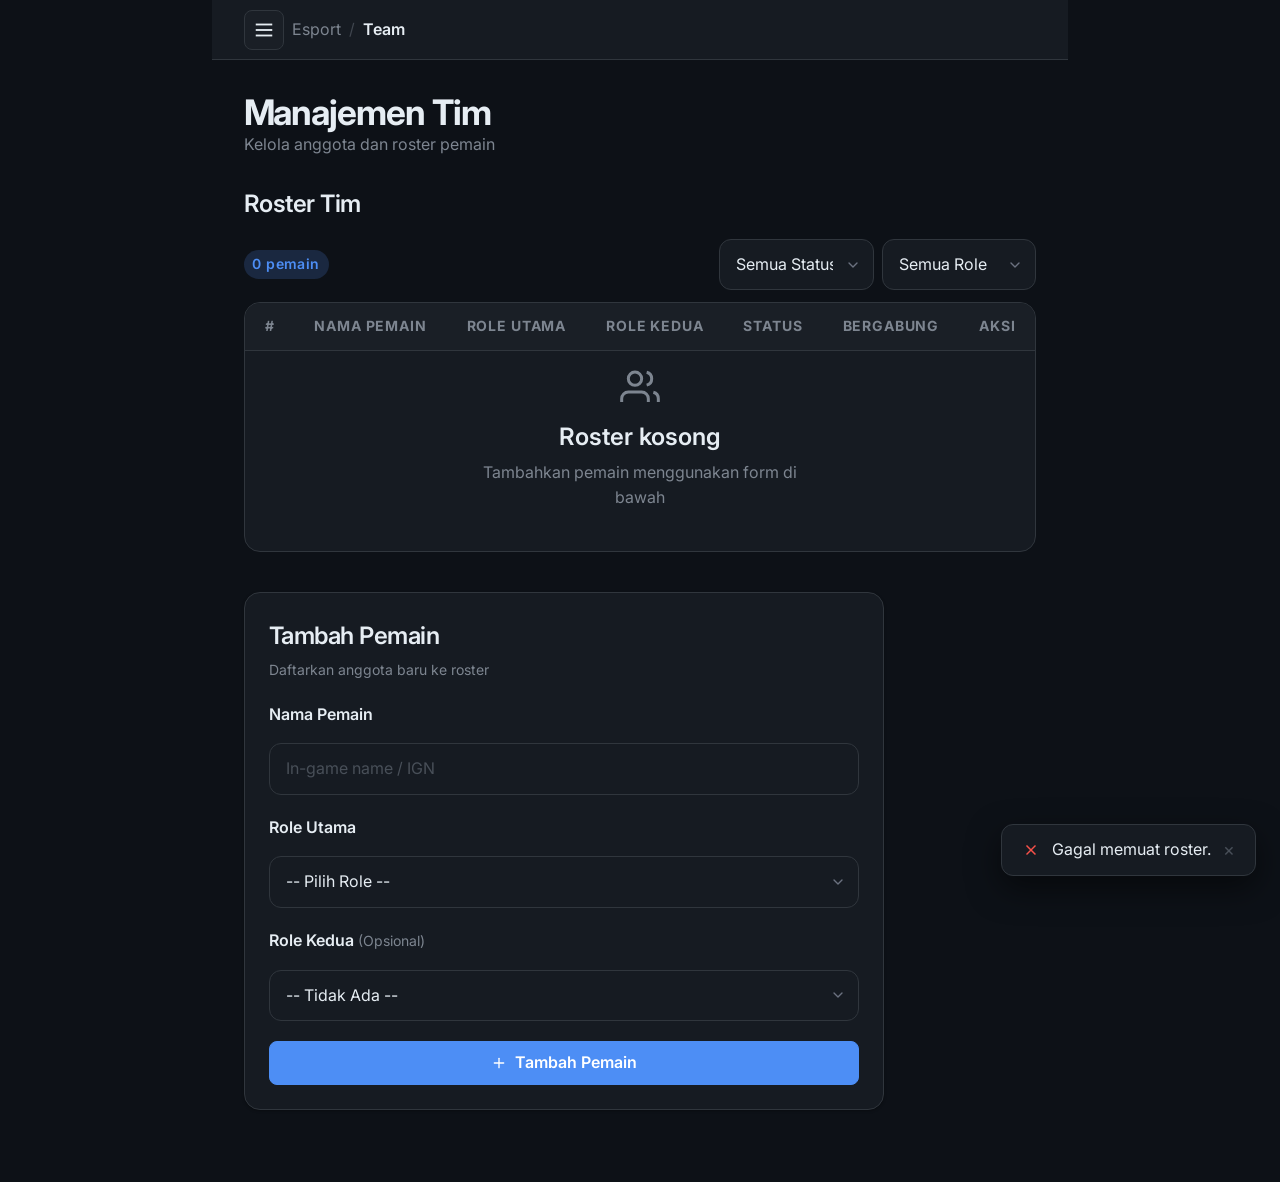
<file: team.html>
<!DOCTYPE html>
<html lang="id" data-theme="dark">
<head>
  <meta charset="UTF-8"/>
  <meta name="viewport" content="width=device-width, initial-scale=1.0"/>
  <title>Manajemen Tim — Esport</title>
  <link rel="preconnect" href="https://fonts.googleapis.com">
  <link rel="preconnect" href="https://fonts.gstatic.com" crossorigin>
  <link href="https://fonts.googleapis.com/css2?family=Inter:wght@300..800&display=swap" rel="stylesheet">
  <link rel="stylesheet" href="css/style.css"/>
  <script src="js/global.js" defer></script>
  <script src="js/team.js" defer></script>
</head>
<body>
<div class="app-layout sidebar-float">
  <div class="sidebar-overlay" id="sidebarOverlay"></div>

  <nav class="sidebar" id="sidebar">
    <div class="sidebar-logo">
      <div class="sidebar-logo-icon">
        <svg viewBox="0 0 24 24">
          <path d="M6 9H4.5a2.5 2.5 0 0 1 0-5H6"/>
          <path d="M18 9h1.5a2.5 2.5 0 0 0 0-5H18"/>
          <path d="M18 2H6v7a6 6 0 0 0 12 0V2z"/>
        </svg>
      </div>
      <div>
        <div class="sidebar-logo-text">Esport</div>
        <div class="sidebar-logo-sub">MLBB Manager</div>
      </div>
    </div>
    <div class="sidebar-nav">
      <div class="nav-section-label">Navigation</div>
      <a href="index.html" class="nav-item" data-page="index.html">
        <svg viewBox="0 0 24 24"><path d="M3 9l9-7 9 7v11a2 2 0 0 1-2 2H5a2 2 0 0 1-2-2z"/><polyline points="9 22 9 12 15 12 15 22"/></svg>
        Dashboard
      </a>
      <a href="competition.html" class="nav-item" data-page="competition.html">
        <svg viewBox="0 0 24 24"><path d="M6 9H4.5a2.5 2.5 0 0 1 0-5H6"/><path d="M18 9h1.5a2.5 2.5 0 0 0 0-5H18"/><path d="M4 22h16"/><path d="M10 14.66V17c0 .55-.47.98-.97 1.21C7.85 18.75 7 20.24 7 22"/><path d="M14 14.66V17c0 .55.47.98.97 1.21C16.15 18.75 17 20.24 17 22"/><path d="M18 2H6v7a6 6 0 0 0 12 0V2z"/></svg>
        Competition
      </a>
      <a href="match.html" class="nav-item" data-page="match.html">
        <svg viewBox="0 0 24 24"><rect x="3" y="4" width="18" height="18" rx="2" ry="2"/><line x1="16" y1="2" x2="16" y2="6"/><line x1="8" y1="2" x2="8" y2="6"/><line x1="3" y1="10" x2="21" y2="10"/></svg>
        Match
      </a>
      <a href="train.html" class="nav-item" data-page="train.html">
        <svg viewBox="0 0 24 24"><circle cx="12" cy="12" r="10"/><polyline points="12 6 12 12 16 14"/></svg>
        Train
      </a>
      <a href="team.html" class="nav-item active" data-page="team.html">
        <svg viewBox="0 0 24 24"><path d="M17 21v-2a4 4 0 0 0-4-4H5a4 4 0 0 0-4 4v2"/><circle cx="9" cy="7" r="4"/><path d="M23 21v-2a4 4 0 0 0-3-3.87"/><path d="M16 3.13a4 4 0 0 1 0 7.75"/></svg>
        Tim
      </a>
    </div>
    <div class="sidebar-footer">
      <button class="theme-toggle" id="themeToggle" aria-label="Toggle theme">
        <svg viewBox="0 0 24 24"><circle cx="12" cy="12" r="5"/><path d="M12 1v2M12 21v2M4.22 4.22l1.42 1.42M18.36 18.36l1.42 1.42M1 12h2M21 12h2M4.22 19.78l1.42-1.42M18.36 5.64l1.42-1.42"/></svg>
      </button>
    </div>
  </nav>

  <div class="main-wrapper">
    <header class="topbar">
      <div class="topbar-breadcrumb">
        <button class="menu-toggle" id="menuToggle" aria-label="Toggle navigation">
          <svg viewBox="0 0 24 24"><line x1="3" y1="6" x2="21" y2="6"/><line x1="3" y1="12" x2="21" y2="12"/><line x1="3" y1="18" x2="21" y2="18"/></svg>
        </button>
        <a href="index.html">Esport</a>
        <span class="sep">/</span>
        <a href="team.html" class="current">Team</a>
      </div>
    </header>

    <main class="page-content">
      <div class="page-header">
        <div>
          <h1 class="page-title">Manajemen Tim</h1>
          <p class="page-sub">Kelola anggota dan roster pemain</p>
        </div>
      </div>

      <!-- Filter + Roster -->
      <section class="section">
        <div class="card-header">
          <h2 class="section-title">Roster Tim</h2>
        </div>
        <div class="table-wrap" id="teamTableWrap">
          <table>
            <thead>
              <tr>
                <th>#</th>
                <th>Nama Pemain</th>
                <th>Role Utama</th>
                <th>Role Kedua</th>
                <th>Status</th>
                <th>Bergabung</th>
                <th>Aksi</th>
              </tr>
            </thead>
            <tbody id="teamBody">
              <tr><td colspan="7"><div class="empty-state">
                <svg viewBox="0 0 24 24"><path d="M17 21v-2a4 4 0 0 0-4-4H5a4 4 0 0 0-4 4v2"/><circle cx="9" cy="7" r="4"/><path d="M23 21v-2a4 4 0 0 0-3-3.87"/><path d="M16 3.13a4 4 0 0 1 0 7.75"/></svg>
                <h3>Roster kosong</h3>
                <p>Tambahkan pemain menggunakan form di bawah</p>
              </div></td></tr>
            </tbody>
          </table>
        </div>
      </section>

      <!-- Edit Modal (inline hidden) -->
      <div id="editModal" class="modal-overlay hidden">
        <div class="modal-box">
          <div class="modal-header">
            <h3 class="modal-title">Edit Pemain</h3>
            <button class="btn-close" id="editModalClose" type="button" aria-label="Tutup">&times;</button>
          </div>
          <form id="editForm">
            <input type="hidden" id="editPlayerId"/>
            <div class="form-group">
              <label class="form-label" for="editNamaPemain">Nama Pemain</label>
              <input class="form-input" type="text" id="editNamaPemain" required/>
            </div>
            <div class="form-group">
              <label class="form-label" for="editRolePrimary">Role Utama</label>
              <select class="form-select" id="editRolePrimary">
                <option value="jungler">Jungler</option>
                <option value="roamer">Roamer</option>
                <option value="midlaner">Mid Laner</option>
                <option value="explaner">Exp Laner</option>
                <option value="goldlaner">Gold Laner</option>
              </select>
            </div>
            <div class="form-group">
              <label class="form-label" for="editRoleSecondary">Role Kedua <span>(Opsional)</span></label>
              <select class="form-select" id="editRoleSecondary">
                <option value="">-- Tidak Ada --</option>
                <option value="jungler">Jungler</option>
                <option value="roamer">Roamer</option>
                <option value="midlaner">Mid Laner</option>
                <option value="explaner">Exp Laner</option>
                <option value="goldlaner">Gold Laner</option>
              </select>
            </div>
            <div class="form-actions">
              <button type="submit" class="btn btn-primary">Simpan</button>
              <button type="button" class="btn btn-ghost" id="editModalCancel">Batal</button>
            </div>
          </form>
        </div>
      </div>

      <!-- Form Tambah Pemain -->
      <section class="section">
        <div class="card form-card">
          <div class="card-header">
            <div>
              <div class="section-title">Tambah Pemain</div>
              <div class="section-sub">Daftarkan anggota baru ke roster</div>
            </div>
          </div>
          <form id="teamForm">
            <div class="form-group">
              <label class="form-label" for="namaPemain">Nama Pemain</label>
              <input class="form-input" type="text" id="namaPemain" placeholder="In-game name / IGN" required/>
            </div>
            <div class="form-group">
              <label class="form-label" for="rolePrimary">Role Utama</label>
              <select class="form-select" id="rolePrimary">
                <option value="">-- Pilih Role --</option>
                <option value="jungler">Jungler</option>
                <option value="roamer">Roamer</option>
                <option value="midlaner">Mid Laner</option>
                <option value="explaner">Exp Laner</option>
                <option value="goldlaner">Gold Laner</option>
              </select>
            </div>
            <div class="form-group">
              <label class="form-label" for="roleSecondary">Role Kedua <span>(Opsional)</span></label>
              <select class="form-select" id="roleSecondary">
                <option value="">-- Tidak Ada --</option>
                <option value="jungler">Jungler</option>
                <option value="roamer">Roamer</option>
                <option value="midlaner">Mid Laner</option>
                <option value="explaner">Exp Laner</option>
                <option value="goldlaner">Gold Laner</option>
              </select>
            </div>
            <button type="submit" class="btn btn-primary btn-block">
              <svg viewBox="0 0 24 24"><line x1="12" y1="5" x2="12" y2="19"/><line x1="5" y1="12" x2="19" y2="12"/></svg>
              Tambah Pemain
            </button>
          </form>
        </div>
      </section>
    </main>
  </div>
</div>

<div class="toast-container" id="toastContainer"></div>
</body>
</html>
</file>
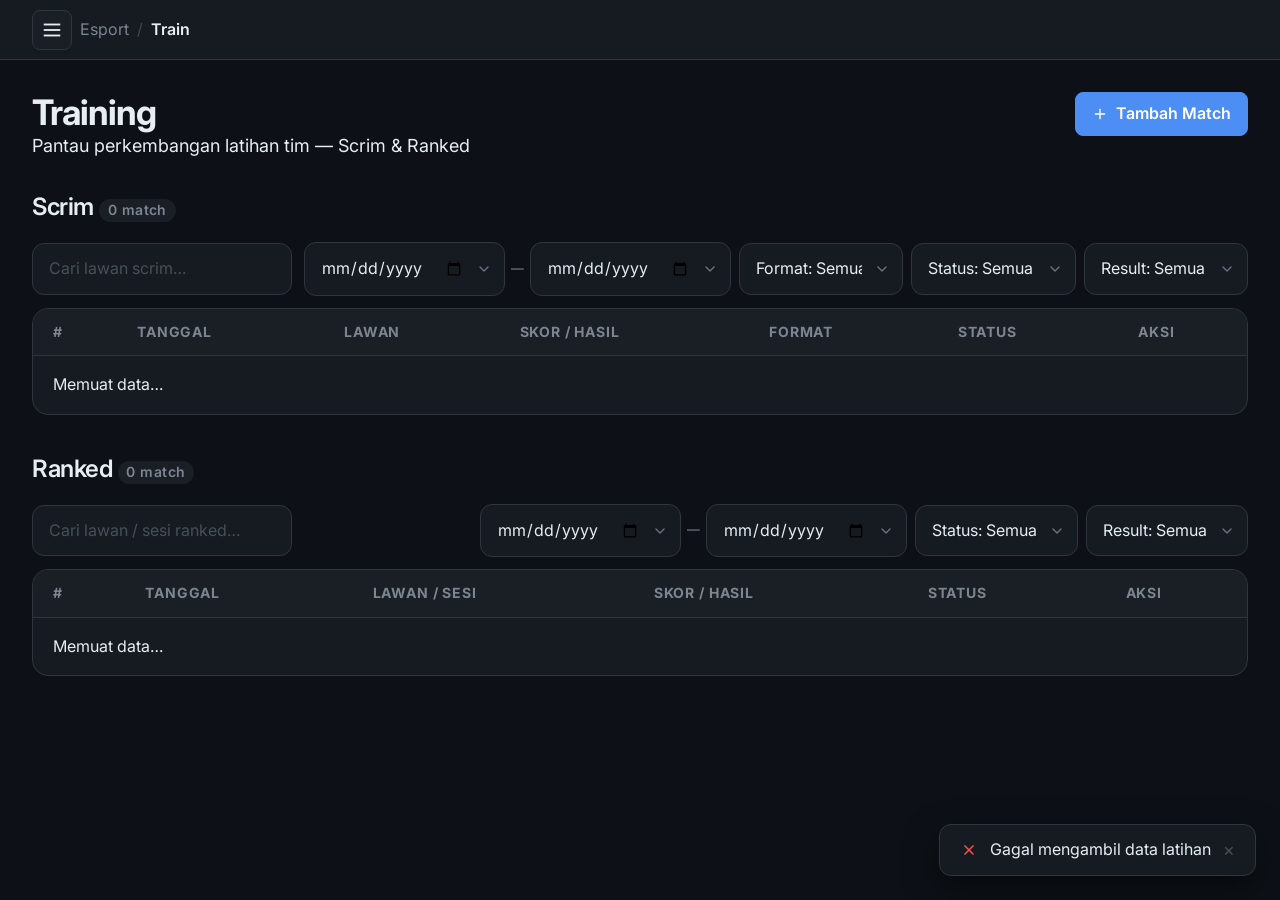
<file: train.html>
<!DOCTYPE html>
<html lang="id" data-theme="dark">
<head>
  <meta charset="UTF-8">
  <meta name="viewport" content="width=device-width, initial-scale=1.0">
  <title>Training — E-Sport Manager</title>
  <link rel="preconnect" href="https://fonts.googleapis.com">
  <link rel="preconnect" href="https://fonts.gstatic.com" crossorigin>
  <link href="https://fonts.googleapis.com/css2?family=Inter:wght@300..800&display=swap" rel="stylesheet">
  <link rel="stylesheet" href="css/style.css">
  <script src="js/global.js" defer></script>
  <script src="js/train.js" defer></script>
</head>
<body>
<div class="app-layout sidebar-float">
  <div class="sidebar-overlay" id="sidebarOverlay"></div>
  <nav class="sidebar" id="sidebar">
    <div class="sidebar-logo">
      <div class="sidebar-logo-icon">
        <svg viewBox="0 0 24 24">
          <path d="M6 9H4.5a2.5 2.5 0 0 1 0-5H6"/>
          <path d="M18 9h1.5a2.5 2.5 0 0 0 0-5H18"/>
          <path d="M18 2H6v7a6 6 0 0 0 12 0V2z"/>
        </svg>
      </div>
      <div>
        <div class="sidebar-logo-text">Esport</div>
        <div class="sidebar-logo-sub">MLBB Manager</div>
      </div>
    </div>

    <div class="sidebar-nav">
      <div class="nav-section-label">Navigation</div>
      <a href="index.html" class="nav-item" data-page="index.html">
        <svg viewBox="0 0 24 24">
          <path d="M3 9l9-7 9 7v11a2 2 0 0 1-2 2H5a2 2 0 0 1-2-2z"/>
          <polyline points="9 22 9 12 15 12 15 22"/>
        </svg>
        Dashboard
      </a>
      <a href="competition.html" class="nav-item" data-page="competition.html">
        <svg viewBox="0 0 24 24"><path d="M6 9H4.5a2.5 2.5 0 0 1 0-5H6"/>
          <path d="M18 9h1.5a2.5 2.5 0 0 0 0-5H18"/>
          <path d="M4 22h16"/>
          <path d="M10 14.66V17c0 .55-.47.98-.97 1.21C7.85 18.75 7 20.24 7 22"/>
          <path d="M14 14.66V17c0 .55.47.98.97 1.21C16.15 18.75 17 20.24 17 22"/>
          <path d="M18 2H6v7a6 6 0 0 0 12 0V2z"/>
        </svg>
        Competition
      </a>
      <a href="match.html" class="nav-item" data-page="match.html">
        <svg viewBox="0 0 24 24">
          <rect x="3" y="4" width="18" height="18" rx="2" ry="2"/>
          <line x1="16" y1="2" x2="16" y2="6"/>
          <line x1="8" y1="2" x2="8" y2="6"/>
          <line x1="3" y1="10" x2="21" y2="10"/>
        </svg>
        Match
      </a>
      <a href="train.html" class="nav-item active" data-page="train.html">
        <svg viewBox="0 0 24 24">
          <circle cx="12" cy="12" r="10"/>
          <polyline points="12 6 12 12 16 14"/>
        </svg>
        Train
      </a>
      <a href="team.html" class="nav-item" data-page="team.html">
        <svg viewBox="0 0 24 24">
          <path d="M17 21v-2a4 4 0 0 0-4-4H5a4 4 0 0 0-4 4v2"/>
          <circle cx="9" cy="7" r="4"/>
          <path d="M23 21v-2a4 4 0 0 0-3-3.87"/>
          <path d="M16 3.13a4 4 0 0 1 0 7.75"/>
        </svg>
        Tim
      </a>
    </div>

    <div class="sidebar-footer">
      <button class="theme-toggle" id="themeToggle" aria-label="Toggle theme">
        <svg viewBox="0 0 24 24">
          <circle cx="12" cy="12" r="5"/>
          <path d="M12 1v2M12 21v2M4.22 4.22l1.42 1.42M18.36 18.36l1.42 1.42M1 12h2M21 12h2M4.22 19.78l1.42-1.42M18.36 5.64l1.42-1.42"/>
        </svg>
      </button>
    </div>
  </nav>

  <div class="main-wrapper">
    <header class="topbar">
      <div class="topbar-breadcrumb">
        <button class="menu-toggle" id="menuToggle" aria-label="Toggle navigation">
          <svg viewBox="0 0 24 24">
            <line x1="3" y1="6" x2="21" y2="6"/>
            <line x1="3" y1="12" x2="21" y2="12"/>
            <line x1="3" y1="18" x2="21" y2="18"/>
          </svg>
        </button>
        <a href="index.html">Esport</a>
        <span class="sep">/</span>
        <a href="train.html" class="current">Train</a>
      </div>
    </header>

    <main class="page-content" id="pageContent">
      <div class="container">

        <div class="page-header">
          <div>
            <h1 class="page-title">Training</h1>
            <p class="page-subtitle">Pantau perkembangan latihan tim — Scrim &amp; Ranked</p>
          </div>
          <a href="addmatch.html?from=train" class="btn btn-primary">
            <svg width="16" height="16" viewBox="0 0 24 24" fill="none" stroke="currentColor" stroke-width="2.2" aria-hidden="true">
              <line x1="12" y1="5" x2="12" y2="19"/>
              <line x1="5" y1="12" x2="19" y2="12"/>
            </svg>
            Tambah Match
          </a>
        </div>

        <section class="section" aria-labelledby="scrimHeading">
          <div class="card-header">
            <h2 id="scrimHeading" class="section-title">
              Scrim
              <span id="scrimCount" class="badge badge-neutral">0 match</span>
            </h2>
          </div>
          <div class="table-wrap" id="scrimTableWrap">
            <table class="data-table" aria-label="Tabel Scrim">
              <thead id="scrimThead">
                <tr>
                  <th>#</th>
                  <th data-sort-key="date">Tanggal <span class="sort-icon-wrap"></span></th>
                  <th data-sort-key="opponent">Lawan <span class="sort-icon-wrap"></span></th>
                  <th data-sort-key="score">Skor / Hasil <span class="sort-icon-wrap"></span></th>
                  <th data-sort-key="format">Format <span class="sort-icon-wrap"></span></th>
                  <th data-sort-key="status">Status <span class="sort-icon-wrap"></span></th>
                  <th>Aksi</th>
                </tr>
              </thead>
              <tbody id="scrimBody">
                <tr><td colspan="8" class="table-loading">Memuat data&hellip;</td></tr>
              </tbody>
            </table>
          </div>
        </section>

        <section class="section" aria-labelledby="rankedHeading">
          <div class="card-header">
            <h2 id="rankedHeading" class="section-title">
              Ranked
              <span id="rankedCount" class="badge badge-neutral">0 match</span>
            </h2>
          </div>
          <div class="table-wrap" id="rankedTableWrap">
            <table class="data-table" aria-label="Tabel Ranked">
              <thead id="rankedThead">
                <tr>
                  <th>#</th>
                  <th data-sort-key="date">Tanggal <span class="sort-icon-wrap"></span></th>
                  <th data-sort-key="opponent">Lawan / Sesi <span class="sort-icon-wrap"></span></th>
                  <th data-sort-key="score">Skor / Hasil <span class="sort-icon-wrap"></span></th>
                  <th data-sort-key="status">Status <span class="sort-icon-wrap"></span></th>
                  <th>Aksi</th>
                </tr>
              </thead>
              <tbody id="rankedBody">
                <tr><td colspan="7" class="table-loading">Memuat data&hellip;</td></tr>
              </tbody>
            </table>
          </div>
        </section>

      </div>
    </main>
  </div>
</div>

<div id="toastContainer" class="toast-container" aria-live="polite"></div>
</body>
</html>
</file>
<file: css/style.css>
/* === STYLE.CSS ===
 * Art direction: Esports/Gaming Management → Precision, Dark energy, Professional
 * Palette: Deep surfaces, electric blue accent
 * Typography: Inter (body+display) — clean, functional
 * Density: Balanced
 */

/* ============================================================
   BASE RESET
   ============================================================ */
html, body {
  display: flex;
  justify-content: center;
}

/* ============================================================
   DESIGN TOKENS — LIGHT (default)
   ============================================================ */
:root,
[data-theme="light"] {
  /* Color — background */
  --color-bg:               #f0f2f5;
  --color-surface:          #ffffff;
  --color-surface-2:        #f8f9fb;
  --color-surface-offset:   #eef0f3;
  --color-surface-offset-2: #e6e9ed;
  --color-surface-dynamic:  #dce0e6;
  --color-divider:          #d4d8de;
  --color-border:           #c8cdd5;

  /* Color — text */
  --color-text:         #111827;
  --color-text-muted:   #6b7280;
  --color-text-faint:   #9ca3af;
  --color-text-inverse: #ffffff;

  /* Color — primary (blue) */
  --color-primary:           #2563eb;
  --color-primary-hover:     #1d4ed8;
  --color-primary-active:    #1e40af;
  --color-primary-highlight: #dbeafe;

  /* Color — semantic */
  --color-success:           #16a34a;
  --color-success-hover:     #15803d;
  --color-success-highlight: #dcfce7;
  --color-error:             #dc2626;
  --color-error-hover:       #b91c1c;
  --color-error-highlight:   #fee2e2;
  --color-warning:           #d97706;
  --color-warning-highlight: #fef3c7;

  /* Radius */
  --radius-sm:   0.375rem;
  --radius-md:   0.5rem;
  --radius-lg:   0.75rem;
  --radius-xl:   1rem;
  --radius-full: 9999px;

  /* Motion */
  --transition-interactive: 160ms cubic-bezier(0.16, 1, 0.3, 1);

  /* Shadow */
  --shadow-sm: 0 1px 3px rgba(17, 24, 39, 0.08), 0 1px 2px rgba(17, 24, 39, 0.05);
  --shadow-md: 0 4px 12px rgba(17, 24, 39, 0.10), 0 2px 4px rgba(17, 24, 39, 0.06);
  --shadow-lg: 0 12px 32px rgba(17, 24, 39, 0.14), 0 4px 8px rgba(17, 24, 39, 0.08);

  /* Typography scale */
  --text-xs:   clamp(0.75rem,  0.7rem  + 0.25vw, 0.875rem);
  --text-sm:   clamp(0.875rem, 0.8rem  + 0.35vw, 1rem);
  --text-base: clamp(1rem,     0.95rem + 0.25vw, 1.125rem);
  --text-lg:   clamp(1.125rem, 1rem    + 0.75vw, 1.5rem);
  --text-xl:   clamp(1.5rem,   1.2rem  + 1.25vw, 2.25rem);

  /* Spacing scale */
  --space-1:  0.25rem;
  --space-2:  0.5rem;
  --space-3:  0.75rem;
  --space-4:  1rem;
  --space-5:  1.25rem;
  --space-6:  1.5rem;
  --space-8:  2rem;
  --space-10: 2.5rem;
  --space-12: 3rem;
  --space-16: 4rem;

  /* Layout */
  --content-default: 2048px;
  --sidebar-width:   220px;
  --topbar-height:   60px;

  /* Font */
  --font-body: 'Inter', 'Segoe UI', system-ui, sans-serif;

  /* Detail table (lebih cerah dari main table) */
  --detail-table-bg:        #f0f6ff;
  --detail-table-head-bg:   #dbeafe;
  --detail-table-head-text: #1e40af;
  --detail-table-border:    #bfdbfe;
  --detail-table-row-hover: #e0edff;
  --detail-table-text:      #1e3a5f;
  --detail-row-stripe:      #e8f0fe;
}

/* ============================================================
   DESIGN TOKENS — DARK
   ============================================================ */
[data-theme="dark"] {
  /* Color — background */
  --color-bg:               #0d1117;
  --color-surface:          #161b22;
  --color-surface-2:        #1c2128;
  --color-surface-offset:   #1a1f26;
  --color-surface-offset-2: #21262d;
  --color-surface-dynamic:  #30363d;
  --color-divider:          #21262d;
  --color-border:           #30363d;

  /* Color — text */
  --color-text:         #e6edf3;
  --color-text-muted:   #7d8590;
  --color-text-faint:   #484f58;
  --color-text-inverse: #0d1117;

  /* Color — primary */
  --color-primary:           #4d8ef5;
  --color-primary-hover:     #699ef7;
  --color-primary-active:    #1d4ed8;
  --color-primary-highlight: #1a2840;

  /* Color — semantic */
  --color-success:           #3fb950;
  --color-success-hover:     #56d364;
  --color-success-highlight: #122318;
  --color-error:             #f85149;
  --color-error-hover:       #ff7b72;
  --color-error-highlight:   #2d1219;
  --color-warning:           #d29922;
  --color-warning-highlight: #272115;

  /* Shadow */
  --shadow-sm: 0 1px 3px rgba(0, 0, 0, 0.3);
  --shadow-md: 0 4px 12px rgba(0, 0, 0, 0.4);
  --shadow-lg: 0 12px 32px rgba(0, 0, 0, 0.5);

  /* Detail table — dark mode: subtle teal/blue tint lebih terang dari surface */
  --detail-table-bg:        #1a2535;
  --detail-table-head-bg:   #1e3a5f;
  --detail-table-head-text: #93c5fd;
  --detail-table-border:    #2d4a72;
  --detail-table-row-hover: #1e3050;
  --detail-table-text:      #bfdbfe;
  --detail-row-stripe:      #1c2e48;
}

/* Auto-apply dark tokens when no explicit [data-theme] set */
@media (prefers-color-scheme: dark) {
  :root:not([data-theme]) {
    color-scheme: dark;
  }
}

/* ============================================================
   GLOBAL RESET & BASE
   ============================================================ */
*, *::before, *::after {
  box-sizing: border-box;
  margin: 0;
  padding: 0;
}

html {
  -webkit-font-smoothing: antialiased;
  text-rendering: optimizeLegibility;
  scroll-behavior: smooth;
}

body {
  min-height: 100dvh;
  line-height: 1.6;
  font-family: var(--font-body);
  font-size: var(--text-base);
  color: var(--color-text);
  background-color: var(--color-bg);
  display: flex;
  flex-direction: column;
}

img, picture, video, canvas, svg {
  display: block;
  max-width: 100%;
  height: auto;
}

input, button, textarea, select {
  font: inherit;
  color: inherit;
}

h1, h2, h3, h4, h5, h6 {
  text-wrap: balance;
  line-height: 1.2;
  color: var(--color-text);
}

button {
  cursor: pointer;
  background: none;
  border: none;
}

table {
  border-collapse: collapse;
  width: 100%;
}

a {
  color: inherit;
  text-decoration: none;
}

::selection {
  background: rgba(37, 99, 235, 0.15);
  color: var(--color-text);
}

:focus-visible {
  outline: 2px solid var(--color-primary);
  outline-offset: 3px;
  border-radius: var(--radius-sm);
}

@media (prefers-reduced-motion: reduce) {
  *, *::before, *::after {
    animation-duration: 0.01ms !important;
    transition-duration: 0.01ms !important;
  }
}

/* ============================================================
   UTILITY — VISIBILITY
   ============================================================ */
.hidden,
.is-hidden {
  display: none !important;
}

/* ============================================================
   GLOBAL TRANSITIONS
   ============================================================ */
a, button, [role="button"], input, textarea, select {
  transition:
    color           var(--transition-interactive),
    background      var(--transition-interactive),
    border-color    var(--transition-interactive),
    box-shadow      var(--transition-interactive),
    opacity         var(--transition-interactive),
    transform       var(--transition-interactive);
}

/* ============================================================
   LAYOUT — APP SHELL
   ============================================================ */
.app-layout {
  display: flex;
  min-height: 100dvh;
}

/* ---- Sidebar ---- */
.sidebar {
  position: fixed;
  top: 0;
  left: 0;
  width: var(--sidebar-width);
  height: 100vh;
  background: var(--color-surface);
  border-right: 1px solid var(--color-border);
  display: flex;
  flex-direction: column;
  z-index: 100;
  overflow-y: auto;
  overflow-x: hidden;
}

.sidebar-logo {
  display: flex;
  align-items: center;
  gap: var(--space-3);
  padding: var(--space-4) var(--space-5);
  border-bottom: 1px solid var(--color-border);
  min-height: var(--topbar-height);
}

.sidebar-logo-icon {
  width: 34px;
  height: 34px;
  background: var(--color-primary);
  border-radius: var(--radius-md);
  display: flex;
  align-items: center;
  justify-content: center;
  flex-shrink: 0;
}

.sidebar-logo-icon svg {
  width: 18px;
  height: 18px;
  color: white;
  stroke: white;
  fill: none;
  stroke-width: 2;
  stroke-linecap: round;
  stroke-linejoin: round;
}

.sidebar-logo-text {
  font-size: var(--text-sm);
  font-weight: 700;
  letter-spacing: -0.01em;
  line-height: 1.2;
}

.sidebar-logo-sub {
  font-size: var(--text-xs);
  color: var(--color-text-muted);
  font-weight: 400;
  letter-spacing: 0.06em;
  text-transform: uppercase;
}

.sidebar-nav {
  flex: 1;
  padding: var(--space-4) var(--space-3);
  display: flex;
  flex-direction: column;
  gap: 2px;
}

.nav-section-label {
  font-size: 10px;
  font-weight: 700;
  color: var(--color-text-faint);
  letter-spacing: 0.1em;
  text-transform: uppercase;
  padding: var(--space-4) var(--space-3) var(--space-2);
}

.nav-item {
  display: flex;
  align-items: center;
  gap: var(--space-3);
  padding: var(--space-2) var(--space-3);
  border-radius: var(--radius-md);
  font-size: var(--text-sm);
  font-weight: 500;
  color: var(--color-text-muted);
  cursor: pointer;
  white-space: nowrap;
}

.nav-item:hover {
  background: var(--color-surface-offset);
  color: var(--color-text);
}

.nav-item.active {
  background: var(--color-primary-highlight);
  color: var(--color-primary);
  font-weight: 600;
}

.nav-item svg {
  width: 18px;
  height: 18px;
  flex-shrink: 0;
  stroke: currentColor;
  fill: none;
  stroke-width: 1.75;
  stroke-linecap: round;
  stroke-linejoin: round;
}

/* ---- Sidebar Footer ---- */
.sidebar-footer {
  padding: var(--space-4) var(--space-3);
  border-top: 1px solid var(--color-border);
  display: flex;
  align-items: center;
  justify-content: flex-end;
}

.theme-toggle {
  width: 36px;
  height: 36px;
  border-radius: var(--radius-md);
  display: flex;
  align-items: center;
  justify-content: center;
  color: var(--color-text-muted);
}

.theme-toggle:hover {
  background: var(--color-surface-offset);
  color: var(--color-text);
}

.theme-toggle svg {
  width: 18px;
  height: 18px;
  stroke: currentColor;
  fill: none;
  stroke-width: 1.75;
}

/* ---- Main Wrapper ---- */
.main-wrapper {  
  margin-left: var(--sidebar-width);
  min-width: 0;
  max-width: 2048;
}

/* ---- Topbar ---- */
.topbar {
  position: sticky;
  top: 0;
  height: var(--topbar-height);
  background: var(--color-surface);
  border-bottom: 1px solid var(--color-border);
  display: flex;
  align-items: center;
  justify-content: space-between;
  padding: 0 var(--space-8);
  z-index: 50;
}

.topbar-breadcrumb {
  display: flex;
  align-items: center;
  gap: var(--space-2);
  font-size: var(--text-sm);
  color: var(--color-text-muted);
}

.topbar-breadcrumb .current {
  color: var(--color-text);
  font-weight: 600;
}

.topbar-breadcrumb .sep {
  opacity: 0.4;
}

.topbar-actions {
  display: flex;
  align-items: center;
  gap: var(--space-3);
}

/* ============================================================
   PAGE LAYOUT
   ============================================================ */
.page-content {
  flex: 1;
  padding: var(--space-8);
  max-width: var(--content-default);
  width: 100%;
}

.page-header {
  margin-bottom: var(--space-8);
  display: flex;
  align-items: flex-start;
  justify-content: space-between;
  gap: var(--space-4);
  flex-wrap: wrap;
}

.page-title {
  font-size: var(--text-xl);
  font-weight: 700;
  letter-spacing: -0.03em;
  line-height: 1.15;
}

.page-sub {
  font-size: var(--text-sm);
  color: var(--color-text-muted);
}

.crumb strong {
  color: var(--color-text);
}

/* ============================================================
   CARD
   ============================================================ */
.card {
  background: var(--color-surface);
  border: 1px solid var(--color-border);
  border-radius: var(--radius-xl);
  padding: var(--space-6);
  box-shadow: var(--shadow-sm);
}

.card-inner {
  padding: var(--space-6);
}

.card-header {
  margin-bottom: var(--space-5);
  display: flex;
  align-items: center;
  justify-content: space-between;
  gap: var(--space-4);
}

.section-title {
  font-size: var(--text-lg);
  font-weight: 600;
  letter-spacing: -0.02em;
}

.section-sub {
  font-size: var(--text-xs);
  color: var(--color-text-muted);
  margin-top: var(--space-1);
}

/* ============================================================
   BUTTONS
   ============================================================ */
.btn {
  display: inline-flex;
  align-items: center;
  justify-content: center;
  gap: var(--space-2);
  font-size: var(--text-sm);
  font-weight: 600;
  padding: var(--space-2) var(--space-4);
  border-radius: var(--radius-md);
  border: 1px solid transparent;
  cursor: pointer;
  white-space: nowrap;
  min-height: 44px;
}

.btn svg {
  width: 16px;
  height: 16px;
  stroke: currentColor;
  fill: none;
  stroke-width: 2;
  stroke-linecap: round;
  stroke-linejoin: round;
}

.btn-block {
  width: 100%;
  justify-content: center;
}

.btn-icon {
  width: 18px;
  margin-right: var(--space-2);
  stroke: currentColor;
  fill: none;
  flex-shrink: 0;
}

.btn-primary {
  background: var(--color-primary);
  color: white;
  border-color: var(--color-primary);
}

.btn-primary:hover {
  background: var(--color-primary-hover);
  border-color: var(--color-primary-hover);
  transform: translateY(-1px);
}

.btn-primary:active {
  background: var(--color-primary-active);
}

.btn-secondary {
  background: var(--color-surface-offset);
  color: var(--color-text);
  border-color: var(--color-border);
}

.btn-secondary:hover {
  background: var(--color-surface-dynamic);
}

.btn-danger {
  background: var(--color-error);
  color: white;
  border-color: var(--color-error);
}

.btn-danger:hover {
  background: var(--color-error-hover);
}

.btn-ghost {
  background: transparent;
  color: var(--color-text-muted);
  border-color: transparent;
}

.btn-ghost:hover {
  background: var(--color-surface-offset);
  color: var(--color-text);
}

.btn-sm {
  font-size: var(--text-xs);
  padding: 0.3rem 0.7rem;
  min-height: 30px;
}

/* ---- btn-detail: biru transparan — highlight Detail game ---- */
.btn-detail {
  background: var(--color-primary-highlight);
  color: var(--color-primary);
  border-color: var(--color-primary);
}

.btn-detail:hover {
  background: var(--color-primary);
  color: #fff;
  transform: translateY(-1px);
}

.btn-detail.is-open {
  background: var(--color-primary);
  color: #fff;
  border-color: var(--color-primary-active);
}

.btn-detail.is-open:hover {
  background: var(--color-primary-hover);
}

/* ============================================================
   TABLE
   ============================================================ */
.table-wrap {
  border: 1px solid var(--color-border);
  border-radius: var(--radius-xl);
  overflow: auto;
  background: var(--color-surface);
}

.table-wrap table {
  width: 100%;
  min-width: 720px;
  border-collapse: collapse;
  font-size: var(--text-sm);
}

.table-wrap thead {
  background: var(--color-surface-offset);
  border-bottom: 1px solid var(--color-border);
}

.table-wrap th {
  padding: var(--space-3) var(--space-5);
  font-size: var(--text-xs);
  font-weight: 700;
  letter-spacing: 0.06em;
  text-transform: uppercase;
  color: var(--color-text-muted);
  text-align: left;
  white-space: nowrap;
}

.table-wrap td {
  padding: var(--space-4) var(--space-5);
  border-bottom: 1px solid var(--color-divider);
  color: var(--color-text);
  vertical-align: middle;
  font-variant-numeric: tabular-nums lining-nums;
}

.table-wrap tbody tr:last-child td {
  border-bottom: none;
}

.table-wrap tbody tr {
  transition: background var(--transition-interactive);
}

.table-wrap tbody tr:hover {
  background: var(--color-surface-2);
}

/* Table toolbar: search + filters */
.table-toolbar {
  display: flex;
  justify-content: space-between;
  align-items: center;
  gap: 0.75rem;
  margin-bottom: 0.75rem;
}

.table-toolbar-left,
.table-toolbar-right {
  display: flex;
  align-items: center;
  gap: 0.5rem;
}

.table-search-input {
  max-width: 260px;
}

.table-filter-select {
  min-width: 150px;
}

#teamAnalysis table td.kda-cell {
  text-align: center;               /* fallback */
}

#teamAnalysis table td.kda-cell {
  display: flex;
  justify-content: center;
  align-items: center;
  gap: 4px;                         /* jarak antar badge dan '/' */
}

/* ============================================================
   DETAIL TABLE — Player stats per game (lebih cerah / tinted)
   ============================================================ */

/* Row expand container — sisipkan setelah <tr> game */
.detail-row td {
  padding: 0;
  border-bottom: 2px solid var(--detail-table-border);
  background: transparent;
}

.detail-row td:hover {
  background: transparent !important;
}

/* Wrapper dalam detail-row */
.detail-inner {
  padding: var(--space-3) var(--space-5) var(--space-5);
  background: var(--detail-table-bg);
  border-top: 2px solid var(--detail-table-border);
  animation: detailSlideDown 0.18s cubic-bezier(0.16,1,0.3,1);
}

@keyframes detailSlideDown {
  from { opacity: 0; transform: translateY(-6px); }
  to   { opacity: 1; transform: translateY(0); }
}

.detail-label {
  font-size: var(--text-xs);
  font-weight: 700;
  letter-spacing: 0.08em;
  text-transform: uppercase;
  color: var(--detail-table-head-text);
  margin-bottom: var(--space-3);
  display: flex;
  align-items: center;
  gap: var(--space-2);
}

.detail-label::before {
  content: '';
  display: inline-block;
  width: 3px;
  height: 14px;
  background: var(--color-primary);
  border-radius: 2px;
}

/* Detail table: cerah dengan warna biru/teal */
.table-detail {
  width: 100%;
  border-collapse: collapse;
  font-size: var(--text-xs);
  background: var(--detail-table-bg);
  border-radius: var(--radius-lg);
  overflow: hidden;
  box-shadow: 0 2px 8px rgba(37,99,235,0.08);
}

.table-detail thead {
  background: var(--detail-table-head-bg);
}

.table-detail thead th {
  padding: var(--space-2) var(--space-4);
  font-size: 10px;
  font-weight: 800;
  letter-spacing: 0.1em;
  text-transform: uppercase;
  color: var(--detail-table-head-text);
  text-align: left;
  white-space: nowrap;
  border-bottom: 1px solid var(--detail-table-border);
}

.table-detail tbody tr {
  transition: background var(--transition-interactive);
}

.table-detail tbody tr:nth-child(odd) {
  background: var(--detail-table-bg);
}

.table-detail tbody tr:nth-child(even) {
  background: var(--detail-row-stripe);
}

.table-detail tbody tr:hover {
  background: var(--detail-table-row-hover) !important;
}

.table-detail tbody td {
  padding: var(--space-2) var(--space-4);
  color: var(--detail-table-text);
  border-bottom: 1px solid var(--detail-table-border);
  font-variant-numeric: tabular-nums lining-nums;
  vertical-align: middle;
}

.table-detail tbody tr:last-child td {
  border-bottom: none;
}

/* KDA badge dalam detail table */
.kda-high   { color: var(--color-success); font-weight: 700; }
.kda-mid    { color: var(--color-warning); font-weight: 600; }
.kda-low    { color: var(--color-error);   font-weight: 500; }

/* Empty detail */
.detail-empty {
  text-align: center;
  padding: var(--space-4);
  color: var(--color-text-muted);
  font-size: var(--text-xs);
  font-style: italic;
}

/* ============================================================
   ACTIONS ROW
   ============================================================ */
.table-actions {
  display: flex;
  gap: var(--space-2);
  align-items: center;
  flex-wrap: wrap;
}

/* ============================================================
   EMPTY STATE
   ============================================================ */
.empty-state {
  display: flex;
  flex-direction: column;
  align-items: center;
  text-align: center;  
  color: var(--color-text-muted);
}

.empty-state > svg {
  width: 40px;
  height: 40px;
  stroke: currentColor;
  fill: none;
  stroke-width: 1.8;
  margin: 0 auto var(--space-4);
}

.card > .empty-state {
  padding: var(--space-10) var(--space-6);
}

.empty-state h3 {
  font-size: var(--text-lg);
  font-weight: 600;
  color: var(--color-text);
  margin-bottom: var(--space-2);
}

.empty-state p {
  font-size: var(--text-sm);
  max-width: 36ch;
  margin-bottom: var(--space-6);
}

/* ============================================================
   FORM — LAYOUT & COMPONENTS
   ============================================================ */
.form-stack {
  display: grid;
  gap: var(--space-4);
  margin-top: var(--space-4);
}

.form-grid-2 {
  display: grid;
  grid-template-columns: 1fr 1fr;
  gap: var(--space-5);
}

.inline-duration-fields {
  display: flex;
  gap: var(--space-3);
  align-items: center;
  flex-wrap: wrap;
}

.input-inline-sm {
  width: 120px;
  flex-shrink: 0;
}

.section-spaced {
  margin-top: var(--space-6);
}

.player-grid-wrap {
  margin-top: var(--space-4);
}

.field-spacer-sm {
  margin-top: var(--space-2);
}

.field-spacer-md {
  margin-top: var(--space-3);
}

.field-error {
  border-color: #f97373;
  box-shadow: 0 0 0 1px #f97373;
}

.field-error:focus {
  outline: none;
  box-shadow: 0 0 0 2px rgba(249, 115, 115, 0.6);
}

.step-actions {
  display: flex;
  gap: var(--space-3);
  margin-top: var(--space-6);
  flex-wrap: wrap;
}

.form-card {
  max-width: 640px;
}

.form-section {
  margin-bottom: var(--space-6);
}

.form-section-title {
  font-size: var(--text-xs);
  font-weight: 700;
  letter-spacing: 0.08em;
  text-transform: uppercase;
  color: var(--color-text-muted);
  margin-bottom: var(--space-4);
  padding-bottom: var(--space-3);
  border-bottom: 1px solid var(--color-border);
}

.form-group {
  margin-bottom: var(--space-5);
  display: flex;
  flex-direction: column;
  gap: var(--space-2);
}

.form-label {
  display: block;
  font-size: var(--text-sm);
  font-weight: 600;
  color: var(--color-text);
  margin-bottom: var(--space-2);
}

.form-label span {
  font-weight: 400;
  color: var(--color-text-muted);
  font-size: var(--text-xs);
}

.form-input,
.form-select {
  width: 100%;
  padding: 0.75rem var(--space-4);
  border: 1px solid var(--color-border);
  border-radius: var(--radius-lg);
  background: var(--color-surface);
  color: var(--color-text);
  font-size: var(--text-sm);
  min-height: 42px;
  outline: none;
}

.form-input:focus,
.form-select:focus {
  border-color: var(--color-primary);
  box-shadow: 0 0 0 3px rgba(37, 99, 235, 0.15);
}

.form-input::placeholder {
  color: var(--color-text-faint);
}

.form-select {
  cursor: pointer;
  appearance: none;
  background-image: url("data:image/svg+xml,%3Csvg xmlns='http://www.w3.org/2000/svg' width='16' height='16' viewBox='0 0 24 24' fill='none' stroke='%236b7280' stroke-width='2' stroke-linecap='round' stroke-linejoin='round'%3E%3Cpath d='M6 9l6 6 6-6'/%3E%3C/svg%3E");
  background-repeat: no-repeat;
  background-position: right 12px center;
  padding-right: 40px;
}

.grid-2 {
  display: grid;
  grid-template-columns: 1fr 1fr;
  gap: var(--space-5);
}

.grid-3 {
  display: grid;
  grid-template-columns: repeat(3, 1fr);
  gap: var(--space-5);
}

.checkbox-grid {
  display: grid;
  grid-template-columns: repeat(auto-fill, minmax(180px, 1fr));
  gap: var(--space-3);
}

.checkbox-item {
  display: flex;
  align-items: center;
  gap: var(--space-3);
  padding: var(--space-3) var(--space-4);
  border: 1px solid var(--color-border);
  border-radius: var(--radius-md);
  cursor: pointer;
  font-size: var(--text-sm);
  font-weight: 500;
  color: var(--color-text-muted);
  background: var(--color-surface);
  user-select: none;
}

.checkbox-item:hover {
  border-color: var(--color-primary);
  background: var(--color-primary-highlight);
  color: var(--color-text);
}

.checkbox-item input[type="checkbox"] {
  accent-color: var(--color-primary);
  width: 16px;
  height: 16px;
  flex-shrink: 0;
}

.checkbox-item:has(input:checked) {
  border-color: var(--color-primary);
  background: var(--color-primary-highlight);
  color: var(--color-primary);
}

.radio-group,
.segmented {
  display: flex;
  gap: var(--space-2);
  flex-wrap: wrap;
}

.radio-item,
.segmented label {
  display: flex;
  align-items: center;
  gap: var(--space-2);
  padding: var(--space-2) var(--space-4);
  border: 1px solid var(--color-border);
  border-radius: var(--radius-lg);
  cursor: pointer;
  font-size: var(--text-sm);
  font-weight: 500;
  color: var(--color-text-muted);
  background: var(--color-surface);
  user-select: none;
}

.radio-item:hover,
.segmented label:hover {
  border-color: var(--color-primary);
  color: var(--color-text);
}

.radio-item input[type="radio"],
.segmented input {
  accent-color: var(--color-primary);
}

.radio-item:has(input:checked),
.segmented label:has(input:checked) {
  border-color: var(--color-primary);
  background: var(--color-primary-highlight);
  color: var(--color-primary);
  font-weight: 600;
}

.form-actions {
  display: flex;
  gap: var(--space-3);
  padding-top: var(--space-6);
  border-top: 1px solid var(--color-border);
  margin-top: var(--space-6);
}

/* ============================================================
   MULTI-STEP WIZARD
   ============================================================ */
.steps {
  display: grid;
  grid-template-columns: 1fr auto 1fr;
  gap: var(--space-4);
  align-items: center;
  margin-bottom: var(--space-6);
}

.step {
  padding: var(--space-3) var(--space-4);
  border-radius: var(--radius-lg);
  background: var(--color-surface);
  border: 1px solid var(--color-border);
}

.step small {
  display: block;
  color: var(--color-text-muted);
  font-size: var(--text-xs);
  text-transform: uppercase;
  letter-spacing: 0.12em;
  margin-bottom: var(--space-1);
}

.step strong {
  font-size: var(--text-sm);
  color: var(--color-text);
}

.step.active {
  border-color: var(--color-primary);
  background: var(--color-primary-highlight);
}

.step-line {
  height: 1px;
  background: var(--color-border);
}

/* ============================================================
   ROLE CARDS (Player Stat Grid)
   ============================================================ */
.role-grid {
  display: grid;
  grid-template-columns: repeat(auto-fit, minmax(220px, 1fr));
  gap: var(--space-4);
}

.role-card {
  padding: var(--space-4);
  border-radius: var(--radius-xl);
  background: var(--color-surface-offset);
  border: 1px solid var(--color-border);
}

.role-head {
  display: flex;
  justify-content: space-between;
  align-items: center;
  margin-bottom: var(--space-3);
  gap: var(--space-3);
}

.role-name {
  font-size: var(--text-sm);
  font-weight: 700;
  color: var(--color-text);
}

/* ============================================================
   BADGES & TAGS
   ============================================================ */
.badge,
.tag {
  display: inline-flex;
  align-items: center;
  gap: var(--space-1);
  font-size: var(--text-xs);
  font-weight: 600;
  padding: 0.2rem 0.55rem;
  border-radius: var(--radius-full);
  letter-spacing: 0.03em;
}

.badge-blue,
.tag {
  background: var(--color-primary-highlight);
  color: var(--color-primary);
}

.badge-green,
.badge.win {
  background: var(--color-success-highlight);
  color: var(--color-success);
}

.badge-red,
.badge.lose {
  background: var(--color-error-highlight);
  color: var(--color-error);
}

.badge-yellow {
  background: var(--color-warning-highlight);
  color: var(--color-warning);
}

.badge-neutral {
  background: var(--color-surface-offset);
  color: var(--color-text-muted);
}

/* ============================================================
   LINKS
   ============================================================ */
.link-primary {
  color: var(--color-primary);
  font-weight: 500;
  text-decoration: none;
  border-bottom: 1px solid transparent;
  transition: color var(--transition-interactive),
              border-color var(--transition-interactive);
}

.link-primary:hover {
  color: var(--color-primary-hover);
  border-bottom-color: var(--color-primary-hover);
}

.link-primary:active {
  color: var(--color-primary-active);
}

.link-muted {
  color: var(--color-text-muted);
  font-weight: 400;
  text-decoration: none;
  border-bottom: 1px solid transparent;
}

.link-muted:hover {
  color: var(--color-text);
  border-bottom-color: var(--color-border);
}

/* ============================================================
   KPI CARDS
   ============================================================ */
.kpi-grid {
  display: grid;
  grid-template-columns: repeat(auto-fill, minmax(200px, 1fr));
  gap: var(--space-4);
  margin-bottom: var(--space-8);
}

.kpi-card {
  background: var(--color-surface);
  border: 1px solid var(--color-border);
  border-radius: var(--radius-xl);
  padding: var(--space-5) var(--space-6);
  box-shadow: var(--shadow-sm);
}

.kpi-icon {
  width: 36px;
  height: 36px;
  border-radius: var(--radius-md);
  display: flex;
  align-items: center;
  justify-content: center;
  margin-bottom: var(--space-4);
}

.kpi-icon svg {
  width: 20px;
  height: 20px;
  stroke: currentColor;
  fill: none;
  stroke-width: 1.75;
}

.kpi-icon.blue   { background: var(--color-primary-highlight); color: var(--color-primary); }
.kpi-icon.green  { background: var(--color-success-highlight); color: var(--color-success); }
.kpi-icon.yellow { background: var(--color-warning-highlight); color: var(--color-warning); }
.kpi-icon.red    { background: var(--color-error-highlight);   color: var(--color-error);   }

.kpi-label {
  font-size: var(--text-xs);
  font-weight: 700;
  letter-spacing: 0.06em;
  text-transform: uppercase;
  color: var(--color-text-muted);
  margin-bottom: var(--space-2);
}

.kpi-value {
  font-size: var(--text-xl);
  font-weight: 700;
  letter-spacing: -0.03em;
  color: var(--color-text);
  font-variant-numeric: tabular-nums lining-nums;
  line-height: 1;
  margin-bottom: var(--space-1);
}

.kpi-sub {
  font-size: var(--text-xs);
  color: var(--color-text-muted);
}

.team-avg-summary {
  display: flex;
  align-items: center;
  gap: 0.5rem;
  font-size: 0.8rem;
}

.team-avg-summary .team-avg-pill {
  display: flex;
  align-items: center;
  gap: 0.25rem;
}

/* ============================================================
   MISC LAYOUT HELPERS
   ============================================================ */
.section {
  margin-bottom: var(--space-10);
}

.divider {
  border: none;
  border-top: 1px solid var(--color-divider);
  margin: var(--space-6) 0;
}

/* ============================================================
   TOAST NOTIFICATIONS
   ============================================================ */
.toast-container {
  position: fixed;
  bottom: var(--space-6);
  right: var(--space-6);
  z-index: 200;
  display: flex;
  flex-direction: column;
  gap: var(--space-2);
}

.toast {
  background: var(--color-surface);
  border: 1px solid var(--color-border);
  border-radius: var(--radius-lg);
  padding: var(--space-3) var(--space-5);
  font-size: var(--text-sm);
  box-shadow: var(--shadow-lg);
  display: flex;
  align-items: center;
  gap: var(--space-3);
  max-width: 360px;
  animation: toastIn 0.2s ease;
}

@keyframes toastIn {
  from { opacity: 0; transform: translateY(var(--space-2)); }
  to   { opacity: 1; transform: translateY(0); }
}

.toast.success .toast-icon { color: var(--color-success); }
.toast.error   .toast-icon { color: var(--color-error);   }

.toast-icon svg {
  width: 18px;
  height: 18px;
  stroke: currentColor;
  fill: none;
  stroke-width: 2;
}

.toast-close {
  margin-left: auto;
  color: var(--color-text-faint);
  cursor: pointer;
  font-size: 18px;
  line-height: 1;
}

.toast-close:hover {
  color: var(--color-text-muted);
}

/* ============================================================
   MOBILE TOGGLE
   ============================================================ */
.menu-toggle {
  display: none;
  width: 40px;
  height: 40px;
  border-radius: var(--radius-md);
  align-items: center;
  justify-content: center;
  color: var(--color-text-muted);
}

.menu-toggle:hover {
  background: var(--color-surface-offset);
  color: var(--color-text);
}

.menu-toggle svg {
  width: 22px;
  height: 22px;
  stroke: currentColor;
  fill: none;
  stroke-width: 2;
}

/* ============================================================
   HERO PICKER — custom searchable select (text-based, legacy)
   Menggunakan token style.css, tidak butuh file terpisah.
   ============================================================ */

/* Wrapper relatif agar dropdown bisa absolute */
.hero-picker-wrap {
  position: relative;
  width: 100%;
}

/* Trigger: identik dengan .form-select dari style.css */
.hero-picker-trigger {
  display: flex;
  align-items: center;
  width: 100%;
  padding: 0.75rem var(--space-4);
  border: 1px solid var(--color-border);
  border-radius: var(--radius-lg);
  background: var(--color-surface);
  font-size: var(--text-sm);
  min-height: 42px;
  cursor: pointer;
  user-select: none;
  transition: border-color var(--transition-interactive),
              box-shadow    var(--transition-interactive);
}

.hero-picker-trigger:hover,
.hero-picker-wrap.is-open .hero-picker-trigger {
  border-color: var(--color-primary);
}

.hero-picker-wrap.is-open .hero-picker-trigger {
  box-shadow: 0 0 0 3px rgba(37, 99, 235, 0.15);
}

/* Error state — identik dengan .field-error */
.hero-picker-trigger.field-error {
  border-color: #f97373;
  box-shadow: 0 0 0 1px #f97373;
}

/* Display text — placeholder vs nilai terpilih */
.hero-picker-display {
  flex: 1;
  overflow: hidden;
  text-overflow: ellipsis;
  white-space: nowrap;
  color: var(--color-text-faint);  /* placeholder */
}

.hero-picker-display.has-value {
  color: var(--color-text);        /* nilai terpilih */
}

/* Chevron arrow, sama persis dengan background-image .form-select */
.hero-picker-arrow {
  flex-shrink: 0;
  width: 16px;
  height: 16px;
  margin-left: var(--space-2);
  color: var(--color-text-muted);
  transition: transform var(--transition-interactive);
  pointer-events: none;
}

.hero-picker-wrap.is-open .hero-picker-arrow {
  transform: rotate(180deg);
}

/* Dropdown panel */
.hero-picker-panel {
  position: absolute;
  z-index: 200;
  top: calc(100% + var(--space-1));
  left: 0;
  right: 0;
  background: var(--color-surface);
  border: 1px solid var(--color-border);
  border-radius: var(--radius-lg);
  box-shadow: var(--shadow-lg);
  padding: var(--space-2);
  display: flex;
  flex-direction: column;
  gap: var(--space-2);
  max-height: 300px;
  overflow: hidden;
}

/* Search input di dalam panel — pakai .form-input look */
.hero-picker-search {
  width: 100%;
  padding: var(--space-2) var(--space-3);
  border: 1px solid var(--color-border);
  border-radius: var(--radius-md);
  background: var(--color-surface-offset);
  color: var(--color-text);
  font-size: var(--text-sm);
  outline: none;
  flex-shrink: 0;
}

.hero-picker-search:focus {
  border-color: var(--color-primary);
  box-shadow: 0 0 0 3px rgba(37, 99, 235, 0.15);
}

.hero-picker-search::placeholder {
  color: var(--color-text-faint);
}

/* Scrollable grid area */
.hero-picker-grid {
  display: grid;
  grid-template-columns: repeat(3, 1fr);
  gap: 2px;
  overflow-y: auto;
  scrollbar-width: thin;
  scrollbar-color: var(--color-border) transparent;
}

.hero-picker-grid::-webkit-scrollbar       { width: 4px; }
.hero-picker-grid::-webkit-scrollbar-track { background: transparent; }
.hero-picker-grid::-webkit-scrollbar-thumb {
  background: var(--color-border);
  border-radius: var(--radius-full);
}

/* Kolom lebih banyak di layar lebar */
@media (min-width: 480px) {
  .hero-picker-grid { grid-template-columns: repeat(4, 1fr); }
}
@media (min-width: 720px) {
  .hero-picker-grid   { grid-template-columns: repeat(5, 1fr); }
  .hero-picker-panel  { max-height: 360px; }
}

/* Hero item — sama dengan .nav-item look dari sidebar */
.hero-item {
  padding: var(--space-2) var(--space-2);
  border: 1px solid transparent;
  border-radius: var(--radius-md);
  background: transparent;
  font-size: var(--text-xs);
  color: var(--color-text-muted);
  text-align: left;
  cursor: pointer;
  white-space: nowrap;
  overflow: hidden;
  text-overflow: ellipsis;
  transition: background     var(--transition-interactive),
              border-color   var(--transition-interactive),
              color          var(--transition-interactive);
}

.hero-item:hover {
  background: var(--color-surface-offset);
  color: var(--color-text);
}

/* Active/terpilih — sama dengan .nav-item.active */
.hero-item.is-active {
  background: var(--color-primary-highlight);
  border-color: var(--color-primary);
  color: var(--color-primary);
  font-weight: 600;
}

/* Empty state di dalam picker */
.hero-picker-empty {
  text-align: center;
  padding: var(--space-4);
  font-size: var(--text-sm);
  color: var(--color-text-muted);
}

/* ============================================================
   HERO IMAGE POPUP MODAL
   Popup bergambar hero 60x60 px dengan filter role & search.
   Dipanggil via tombol di setiap role-card pada addgame.
   ============================================================ */

/* Backdrop gelap di belakang popup */
.hero-modal-backdrop {
  position: fixed;
  inset: 0;
  background: rgba(0, 0, 0, 0.55);
  z-index: 500;
  display: flex;
  align-items: center;
  justify-content: center;
  padding: var(--space-4);
  animation: heroBackdropIn 0.18s ease;
}

@keyframes heroBackdropIn {
  from { opacity: 0; }
  to   { opacity: 1; }
}

.hero-modal-backdrop.closing {
  animation: heroBackdropOut 0.15s ease forwards;
}

@keyframes heroBackdropOut {
  from { opacity: 1; }
  to   { opacity: 0; }
}

/* Modal box */
.hero-modal {
  background: var(--color-surface);
  border: 1px solid var(--color-border);
  border-radius: var(--radius-xl);
  box-shadow: var(--shadow-lg);
  width: 100%;
  max-width: 560px;
  max-height: 80vh;
  display: flex;
  flex-direction: column;
  overflow: hidden;
  animation: heroModalIn 0.2s cubic-bezier(0.16, 1, 0.3, 1);
}

@keyframes heroModalIn {
  from { opacity: 0; transform: scale(0.96) translateY(8px); }
  to   { opacity: 1; transform: scale(1)    translateY(0);   }
}

/* A. Header: search + close */
.hero-modal__header {
  display: flex;
  align-items: center;
  gap: var(--space-3);
  padding: var(--space-4) var(--space-5);
  border-bottom: 1px solid var(--color-border);
  flex-shrink: 0;
}

.hero-modal__search-wrap {
  position: relative;
  flex: 1;
}

.hero-modal__search-icon {
  position: absolute;
  left: var(--space-3);
  top: 50%;
  transform: translateY(-50%);
  width: 16px;
  height: 16px;
  color: var(--color-text-faint);
  pointer-events: none;
  stroke: currentColor;
  fill: none;
  stroke-width: 2;
  stroke-linecap: round;
  stroke-linejoin: round;
}

.hero-modal__search {
  width: 100%;
  padding: 0.6rem var(--space-4) 0.6rem 2.25rem;
  border: 1px solid var(--color-border);
  border-radius: var(--radius-lg);
  background: var(--color-surface-offset);
  color: var(--color-text);
  font-size: var(--text-sm);
  outline: none;
  min-height: 40px;
}

.hero-modal__search:focus {
  border-color: var(--color-primary);
  box-shadow: 0 0 0 3px rgba(37, 99, 235, 0.15);
}

.hero-modal__search::placeholder {
  color: var(--color-text-faint);
}

.hero-modal__close {
  width: 36px;
  height: 36px;
  border-radius: var(--radius-md);
  border: 1px solid var(--color-border);
  background: var(--color-surface-offset);
  color: var(--color-text-muted);
  display: flex;
  align-items: center;
  justify-content: center;
  flex-shrink: 0;
  cursor: pointer;
}

.hero-modal__close:hover {
  background: var(--color-error-highlight);
  border-color: var(--color-error);
  color: var(--color-error);
}

.hero-modal__close svg {
  width: 16px;
  height: 16px;
  stroke: currentColor;
  fill: none;
  stroke-width: 2.5;
  stroke-linecap: round;
}

/* B. Row filter role */
.hero-modal__filters {
  display: flex;
  gap: var(--space-2);
  flex-wrap: wrap;
  padding: var(--space-3) var(--space-5);
  border-bottom: 1px solid var(--color-border);
  flex-shrink: 0;
  background: var(--color-surface-2);
}

.hero-role-filter {
  padding: 0.3rem 0.75rem;
  border: 1px solid var(--color-border);
  border-radius: var(--radius-full);
  background: var(--color-surface);
  color: var(--color-text-muted);
  font-size: var(--text-xs);
  font-weight: 600;
  cursor: pointer;
  white-space: nowrap;
  transition: background     var(--transition-interactive),
              border-color   var(--transition-interactive),
              color          var(--transition-interactive);
}

.hero-role-filter:hover {
  border-color: var(--color-primary);
  color: var(--color-text);
}

.hero-role-filter.is-active {
  background: var(--color-primary);
  border-color: var(--color-primary);
  color: #ffffff;
}

/* C. Grid gambar hero (scrollable) */
.hero-modal__body {
  flex: 1;
  overflow-y: auto;
  padding: var(--space-4) var(--space-5);
  scrollbar-width: thin;
  scrollbar-color: var(--color-border) transparent;
}

.hero-modal__body::-webkit-scrollbar       { width: 5px; }
.hero-modal__body::-webkit-scrollbar-track { background: transparent; }
.hero-modal__body::-webkit-scrollbar-thumb {
  background: var(--color-border);
  border-radius: var(--radius-full);
}

.hero-modal__grid {
  display: grid;
  grid-template-columns: repeat(auto-fill, minmax(72px, 1fr));
  gap: var(--space-3);
}

/* Kartu hero bergambar */
.hero-img-card {
  display: flex;
  flex-direction: column;
  align-items: center;
  gap: var(--space-1);
  padding: var(--space-2);
  border: 2px solid transparent;
  border-radius: var(--radius-lg);
  background: var(--color-surface-offset);
  cursor: pointer;
  transition: background     var(--transition-interactive),
              border-color   var(--transition-interactive),
              box-shadow     var(--transition-interactive),
              transform      var(--transition-interactive);
  user-select: none;
}

.hero-img-card:hover {
  background: var(--color-primary-highlight);
  border-color: var(--color-primary);
  transform: translateY(-2px);
}

.hero-img-card.is-selected {
  background: var(--color-primary-highlight);
  border-color: var(--color-primary);
  box-shadow: 0 0 0 3px rgba(37, 99, 235, 0.18);
}

.hero-img-card img {
  width: 60px;
  height: 60px;
  object-fit: cover;
  border-radius: var(--radius-md);
  display: block;
  /* Fallback background jika gambar belum ada */
  background: var(--color-surface-dynamic);
}

.hero-img-card__name {
  font-size: 10px;
  font-weight: 600;
  color: var(--color-text-muted);
  text-align: center;
  line-height: 1.2;
  max-width: 68px;
  overflow: hidden;
  text-overflow: ellipsis;
  white-space: nowrap;
}

.hero-img-card.is-selected .hero-img-card__name {
  color: var(--color-primary);
}

/* Empty state di dalam grid */
.hero-modal__empty {
  grid-column: 1 / -1;
  text-align: center;
  padding: var(--space-10) var(--space-4);
  color: var(--color-text-muted);
  font-size: var(--text-sm);
}

/* D. Footer: tombol Select + nama hero terpilih */
.hero-modal__footer {
  display: flex;
  align-items: center;
  justify-content: space-between;
  gap: var(--space-4);
  padding: var(--space-4) var(--space-5);
  border-top: 1px solid var(--color-border);
  flex-shrink: 0;
  background: var(--color-surface-2);
}

.hero-modal__selected-label {
  font-size: var(--text-xs);
  color: var(--color-text-muted);
  font-weight: 500;
  flex: 1;
  overflow: hidden;
  text-overflow: ellipsis;
  white-space: nowrap;
}

.hero-modal__selected-label strong {
  color: var(--color-text);
  font-weight: 700;
}

.hero-modal__btn-select {
  min-width: 100px;
  height: 40px;
  padding: 0 var(--space-5);
  border: none;
  border-radius: var(--radius-md);
  background: var(--color-primary);
  color: #ffffff;
  font-size: var(--text-sm);
  font-weight: 700;
  cursor: pointer;
  flex-shrink: 0;
  transition: background var(--transition-interactive),
              transform  var(--transition-interactive);
}

.hero-modal__btn-select:hover:not(:disabled) {
  background: var(--color-primary-hover);
  transform: translateY(-1px);
}

.hero-modal__btn-select:disabled {
  background: var(--color-surface-dynamic);
  color: var(--color-text-faint);
  cursor: not-allowed;
  transform: none;
}

/* Tombol trigger "Pilih Hero (🖼)" di role-card — menggantikan select asli */
.hero-img-trigger {
  display: flex;
  align-items: center;
  gap: var(--space-2);
  width: 100%;
  padding: 0.6rem var(--space-4);
  border: 1px solid var(--color-border);
  border-radius: var(--radius-lg);
  background: var(--color-surface);
  color: var(--color-text-faint);
  font-size: var(--text-sm);
  min-height: 42px;
  cursor: pointer;
  text-align: left;
  transition: border-color var(--transition-interactive),
              color        var(--transition-interactive),
              box-shadow   var(--transition-interactive);
}

.hero-img-trigger:hover {
  border-color: var(--color-primary);
  color: var(--color-text);
}

.hero-img-trigger.has-value {
  color: var(--color-text);
  border-color: var(--color-border);
}

.hero-img-trigger.field-error {
  border-color: #f97373;
  box-shadow: 0 0 0 1px #f97373;
}

/* Thumbnail kecil hero di trigger setelah dipilih */
.hero-img-trigger__thumb {
  width: 28px;
  height: 28px;
  object-fit: cover;
  border-radius: var(--radius-sm);
  flex-shrink: 0;
  background: var(--color-surface-dynamic);
}

.hero-img-trigger__label {
  flex: 1;
  overflow: hidden;
  text-overflow: ellipsis;
  white-space: nowrap;
}

.hero-img-trigger__icon {
  width: 16px;
  height: 16px;
  flex-shrink: 0;
  stroke: currentColor;
  fill: none;
  stroke-width: 2;
  stroke-linecap: round;
  stroke-linejoin: round;
  margin-left: auto;
  color: var(--color-text-faint);
}

/* ── Train: Stats Bar ──────────────────────────────────────── */
.stats-bar {
  display: flex;
  flex-direction: column;
  gap: 8px;
  padding: 14px 16px;
  background: var(--color-surface);
  border: 1px solid var(--color-border);
  border-radius: var(--radius-md);
  margin-bottom: 12px;
}
.stats-bar-items { display: flex; gap: 24px; flex-wrap: wrap; }
.stats-item { display: flex; flex-direction: column; align-items: center; min-width: 56px; }
.stats-num  { font-size: 1.35rem; font-weight: 700; line-height: 1.1; }
.stats-label { font-size: 0.72rem; font-weight: 500; letter-spacing: .04em; text-transform: uppercase; color: var(--color-text-muted); margin-top: 2px; }
.stats-win     .stats-num { color: var(--color-success); }
.stats-draw    .stats-num { color: var(--color-warning); }
.stats-lose    .stats-num { color: var(--color-error); }
.stats-winrate .stats-num { color: var(--color-primary); }
.stats-progress { display: flex; height: 6px; border-radius: 999px; overflow: hidden; background: var(--color-surface-offset); }
.stats-progress-win  { background: var(--color-success); transition: width .4s; }
.stats-progress-draw { background: var(--color-warning); transition: width .4s; }
.stats-progress-lose { background: var(--color-error);   transition: width .4s; }

/* ── Train: Sort Icon ─────────────────────────────────────── */
.sort-icon-wrap { display: inline-flex; margin-left: 4px; vertical-align: middle; opacity: .45; }
th[data-sort-key]:hover .sort-icon-wrap { opacity: .8; }
.sort-icon.sort-active { stroke: var(--color-primary); opacity: 1 !important; }
th[data-sort-key] { cursor: pointer; user-select: none; }
th[data-sort-key]:hover { background: var(--color-surface-offset); }

/* ── Train: Date Range Filter ─────────────────────────────── */
.date-range-group { display: flex; align-items: center; gap: 4px; }
.date-range-sep { color: var(--color-text-muted); font-size: 0.8rem; padding: 0 2px; }
.table-date-input {
  width: 130px; padding: 0 8px; height: 32px;
  border: 1px solid var(--color-border); border-radius: var(--radius-sm);
  background: var(--color-surface); color: var(--color-text); font-size: 0.8rem; cursor: pointer;
}
.table-date-input:focus {
  outline: none; border-color: var(--color-primary);
  box-shadow: 0 0 0 2px oklch(from var(--color-primary) l c h / .15);
}

/* ── Train: Action Button Group ───────────────────────────── */
.btn-action-group { display: flex; gap: 6px; align-items: center; flex-wrap: nowrap; }

/* ── Btn Outline variants ─────────────────────────────────── */
.btn.btn-outline {
  background: transparent;
  border: 1px solid var(--color-border);
  color: var(--color-text);
}
.btn.btn-outline:hover {
  background: var(--color-surface-offset);
  border-color: var(--color-primary);
  color: var(--color-primary);
}
.btn.btn-outline-primary {
  background: transparent;
  border: 1px solid var(--color-primary);
  color: var(--color-primary);
}
.btn.btn-outline-primary:hover {
  background: var(--color-primary-highlight);
}

/* ── Sidebar Float Mode (train.html — sidebar selalu overlay) ── */
.sidebar-float .sidebar {
  transform: translateX(-100%);
  transition: transform 0.25s ease;
}
.sidebar-float .sidebar.open {
  transform: translateX(0);
}
.sidebar-float .main-wrapper {
  margin-left: 0;
  width: 100%;
}
.sidebar-float .menu-toggle {
  display: inline-flex !important;
  background: var(--color-surface-offset);
  border: 1px solid var(--color-border);
  color: var(--color-text);
}
.sidebar-float .sidebar-overlay {
  display: none;
  position: fixed;
  inset: 0;
  background: rgba(0, 0, 0, 0.4);
  z-index: 99;
}
.sidebar-float .sidebar-overlay.show {
  display: block;
}

/* Dark mode — override yang tidak otomatis via token */
[data-theme="dark"] .hero-modal__btn-select:disabled {
  background: var(--color-surface-offset-2);
  color: var(--color-text-faint);
}

/* ============================================================
   RESPONSIVE BREAKPOINTS
   ============================================================ */
@media (max-width: 900px) {
  .grid-2,
  .grid-3,
  .steps {
    grid-template-columns: 1fr;
  }

  .form-grid-2 {
    grid-template-columns: 1fr;
  }

  .step-line {
    display: none;
  }

  .sidebar {
    transform: translateX(-100%);
    transition: transform 0.25s ease;
  }

  .sidebar.open {
    transform: translateX(0);
  }

  .main-wrapper {
    margin-left: 0;
    width: 100%;
    min-width: 0;
    overflow-x: auto;
  }

  .topbar {
    padding: 0 var(--space-4);
  }

  .page-content {
    padding: var(--space-5) var(--space-4);
  }

  .menu-toggle {
    display: inline-flex;
    background: var(--color-surface-offset);
    border: 1px solid var(--color-border);
    color: var(--color-text);
  }

  .page-header {
    flex-direction: column;
    align-items: flex-start;
  }

  .kpi-grid {
    grid-template-columns: repeat(2, 1fr);
  }

  .checkbox-grid {
    grid-template-columns: 1fr 1fr;
  }

  .sidebar-overlay {
    display: none;
    position: fixed;
    inset: 0;
    background: rgba(0, 0, 0, 0.4);
    z-index: 99;
  }

  .sidebar-overlay.show {
    display: block;
  }

  /* Popup hero modal full-width di mobile */
  .hero-modal {
    max-width: 100%;
    max-height: 90vh;
    border-radius: var(--radius-lg) var(--radius-lg) 0 0;
  }

  .hero-modal-backdrop {
    align-items: flex-end;
    padding: 0;
  }

  .hero-modal__grid {
    grid-template-columns: repeat(auto-fill, minmax(64px, 1fr));
  }
}

@media (max-width: 480px) {
  .kpi-grid,
  .checkbox-grid {
    grid-template-columns: 1fr;
  }

  .form-actions,
  .table-actions,
  .step-actions {
    flex-direction: column;
    align-items: stretch;
  }

  .inline-duration-fields {
    flex-direction: column;
    align-items: flex-start;
  }

  .input-inline-sm {
    width: 100%;
  }

  .hero-modal__filters {
    gap: var(--space-1);
  }

  .hero-role-filter {
    padding: 0.25rem 0.6rem;
    font-size: 10px;
  }
}
</file>
<file: css/hero-picker.css>
/**
 * hero-picker.css
 * Hero Picker Popup — MLBB Manager
 * Batch 1: popup, filter, grid, preview label
 */

/* ───────────────────────────────────────────
   TRIGGER BUTTON WRAPPER
─────────────────────────────────────────── */
.hero-picker-wrapper {
  display: flex;
  align-items: center;
  gap: 10px;
  flex-wrap: wrap;
}

.open-hero-picker {
  display: inline-flex;
  align-items: center;
  gap: 6px;
  padding: 7px 14px;
  height: 36px;
  background: var(--clr-surface-2, #f1f5f9);
  color: var(--clr-text, #1e293b);
  border: 1px solid var(--clr-border, #cbd5e1);
  border-radius: 8px;
  font-size: 0.8125rem;
  font-weight: 500;
  cursor: pointer;
  transition: background 140ms ease, border-color 140ms ease, box-shadow 140ms ease;
  white-space: nowrap;
}

.open-hero-picker:hover {
  background: var(--clr-surface-3, #e2e8f0);
  border-color: var(--clr-primary, #3b82f6);
}

.open-hero-picker:focus-visible {
  outline: 2px solid var(--clr-primary, #3b82f6);
  outline-offset: 2px;
}

/* ───────────────────────────────────────────
   PREVIEW LABEL (next to button)
─────────────────────────────────────────── */
.hero-picker-preview {
  display: inline-flex;
  align-items: center;
  gap: 6px;
  min-width: 0;
}

.hero-picker-preview .preview-empty {
  font-size: 0.8rem;
  color: var(--clr-text-muted, #94a3b8);
  font-style: italic;
}

.hero-picker-preview .preview-thumb {
  width: 28px;
  height: 28px;
  border-radius: 6px;
  object-fit: cover;
  border: 1px solid var(--clr-border, #cbd5e1);
  flex-shrink: 0;
}

.hero-picker-preview .preview-name {
  font-size: 0.875rem;
  font-weight: 600;
  color: var(--clr-text, #1e293b);
  white-space: nowrap;
  overflow: hidden;
  text-overflow: ellipsis;
  max-width: 120px;
}

/* ───────────────────────────────────────────
   ROLE BADGE  (preview & grid)
─────────────────────────────────────────── */
.badge-role {
  display: inline-block;
  padding: 1px 7px;
  border-radius: 999px;
  font-size: 0.7rem;
  font-weight: 600;
  letter-spacing: 0.03em;
  text-transform: capitalize;
  white-space: nowrap;
}

.badge-role--tank     { background: #dbeafe; color: #1d4ed8; }
.badge-role--fighter  { background: #fef3c7; color: #b45309; }
.badge-role--assassin { background: #fce7f3; color: #9d174d; }
.badge-role--marksman { background: #dcfce7; color: #15803d; }
.badge-role--mage     { background: #ede9fe; color: #6d28d9; }
.badge-role--support  { background: #fff7ed; color: #c2410c; }

/* Dark mode adjustments */
[data-theme="dark"] .badge-role--tank     { background: #1e3a5f; color: #93c5fd; }
[data-theme="dark"] .badge-role--fighter  { background: #451a03; color: #fcd34d; }
[data-theme="dark"] .badge-role--assassin { background: #500724; color: #f9a8d4; }
[data-theme="dark"] .badge-role--marksman { background: #052e16; color: #86efac; }
[data-theme="dark"] .badge-role--mage     { background: #2e1065; color: #c4b5fd; }
[data-theme="dark"] .badge-role--support  { background: #431407; color: #fdba74; }

/* ───────────────────────────────────────────
   POPUP CONTAINER
─────────────────────────────────────────── */
.hero-popup {
  position: absolute;
  z-index: 1200;
  width: 420px;
  max-height: 72vh;
  display: flex;
  flex-direction: column;
  gap: 10px;
  padding: 14px;
  background: var(--clr-surface, #ffffff);
  border: 1px solid var(--clr-border, #e2e8f0);
  border-radius: 14px;
  box-shadow: 0 4px 8px rgba(0,0,0,0.06), 0 16px 40px rgba(15,23,42,0.14);
  overflow: hidden;
  transition: opacity 140ms ease, transform 140ms ease;
}

.hero-popup[hidden] {
  display: none !important;
}

/* ───────────────────────────────────────────
   HEADER  (search + close)
─────────────────────────────────────────── */
.hero-popup__header {
  display: flex;
  gap: 8px;
  align-items: center;
  flex-shrink: 0;
}

.hero-popup__search {
  flex: 1;
  height: 38px;
  padding: 0 12px 0 36px;
  background: var(--clr-surface-2, #f8fafc)
    url("data:image/svg+xml,%3Csvg xmlns='http://www.w3.org/2000/svg' width='16' height='16' viewBox='0 0 24 24' fill='none' stroke='%2394a3b8' stroke-width='2'%3E%3Ccircle cx='11' cy='11' r='8'/%3E%3Cline x1='21' y1='21' x2='16.65' y2='16.65'/%3E%3C/svg%3E")
    no-repeat 10px center;
  border: 1px solid var(--clr-border, #e2e8f0);
  border-radius: 9px;
  font-size: 0.875rem;
  color: var(--clr-text, #1e293b);
  transition: border-color 140ms ease, box-shadow 140ms ease;
}

.hero-popup__search:focus {
  outline: none;
  border-color: var(--clr-primary, #3b82f6);
  box-shadow: 0 0 0 3px rgba(59,130,246,0.12);
}

.hero-popup__close {
  width: 38px;
  height: 38px;
  display: inline-flex;
  align-items: center;
  justify-content: center;
  border: 1px solid var(--clr-border, #e2e8f0);
  border-radius: 9px;
  background: var(--clr-surface-2, #f8fafc);
  color: var(--clr-text-muted, #64748b);
  cursor: pointer;
  flex-shrink: 0;
  transition: background 140ms ease, color 140ms ease;
}

.hero-popup__close:hover {
  background: #fee2e2;
  color: #dc2626;
  border-color: #fca5a5;
}

/* ───────────────────────────────────────────
   FILTER ROW
─────────────────────────────────────────── */
.hero-popup__filters {
  display: flex;
  flex-wrap: wrap;
  gap: 6px;
  flex-shrink: 0;
}

.hero-filter {
  padding: 5px 12px;
  height: 30px;
  border: 1px solid var(--clr-border, #e2e8f0);
  border-radius: 999px;
  background: var(--clr-surface-2, #f8fafc);
  color: var(--clr-text-muted, #64748b);
  font-size: 0.78rem;
  font-weight: 500;
  cursor: pointer;
  transition: background 120ms ease, color 120ms ease, border-color 120ms ease;
  white-space: nowrap;
}

.hero-filter:hover {
  border-color: var(--clr-primary, #3b82f6);
  color: var(--clr-primary, #3b82f6);
}

.hero-filter.is-active {
  background: var(--clr-primary, #2563eb);
  color: #fff;
  border-color: var(--clr-primary, #2563eb);
}

/* ───────────────────────────────────────────
   HERO GRID
─────────────────────────────────────────── */
.hero-popup__grid {
  display: grid;
  grid-template-columns: repeat(4, 1fr);
  gap: 8px;
  overflow-y: auto;
  flex: 1 1 auto;
  padding-right: 2px;
  padding-bottom: 2px;
  scrollbar-width: thin;
  scrollbar-color: var(--clr-border, #cbd5e1) transparent;
}

.hero-popup__grid::-webkit-scrollbar       { width: 5px; }
.hero-popup__grid::-webkit-scrollbar-track { background: transparent; }
.hero-popup__grid::-webkit-scrollbar-thumb { background: var(--clr-border, #cbd5e1); border-radius: 4px; }

.hero-popup__empty {
  grid-column: 1 / -1;
  text-align: center;
  padding: 24px 0;
  color: var(--clr-text-muted, #94a3b8);
  font-size: 0.875rem;
}

/* ───────────────────────────────────────────
   HERO CARD
─────────────────────────────────────────── */
.hero-card {
  display: flex;
  flex-direction: column;
  align-items: center;
  gap: 5px;
  padding: 8px 6px;
  border: 1.5px solid var(--clr-border, #e2e8f0);
  border-radius: 10px;
  background: var(--clr-surface, #fff);
  cursor: pointer;
  transition: border-color 120ms ease, box-shadow 120ms ease, background 120ms ease;
  width: 100%;
  text-align: center;
}

.hero-card:hover {
  border-color: var(--clr-primary, #3b82f6);
  background: #eff6ff;
  box-shadow: 0 2px 8px rgba(59,130,246,0.12);
}

.hero-card.is-selected {
  border-color: var(--clr-primary, #2563eb);
  background: #eff6ff;
  box-shadow: 0 0 0 3px rgba(37,99,235,0.18);
}

.hero-card img {
  width: 100%;
  aspect-ratio: 1 / 1;
  object-fit: cover;
  border-radius: 7px;
  background: var(--clr-surface-2, #f1f5f9);
  display: block;
}

.hero-card__name {
  font-size: 0.7rem;
  font-weight: 600;
  color: var(--clr-text, #1e293b);
  line-height: 1.2;
  overflow: hidden;
  text-overflow: ellipsis;
  white-space: nowrap;
  width: 100%;
}

/* ───────────────────────────────────────────
   FOOTER  (select button)
─────────────────────────────────────────── */
.hero-popup__footer {
  display: flex;
  justify-content: flex-end;
  flex-shrink: 0;
  padding-top: 4px;
  border-top: 1px solid var(--clr-border, #e2e8f0);
}

.hero-popup__select {
  min-width: 100px;
  height: 38px;
  padding: 0 20px;
  border: none;
  border-radius: 9px;
  background: var(--clr-primary, #2563eb);
  color: #fff;
  font-size: 0.875rem;
  font-weight: 600;
  cursor: pointer;
  transition: background 140ms ease, opacity 140ms ease, transform 100ms ease;
}

.hero-popup__select:hover:not(:disabled) {
  background: #1d4ed8;
  transform: translateY(-1px);
}

.hero-popup__select:active:not(:disabled) {
  transform: translateY(0);
}

.hero-popup__select:disabled {
  background: var(--clr-border, #cbd5e1);
  color: var(--clr-text-muted, #94a3b8);
  cursor: not-allowed;
  opacity: 0.7;
}

/* ───────────────────────────────────────────
   DARK MODE
─────────────────────────────────────────── */
[data-theme="dark"] .hero-popup {
  background: #1e293b;
  border-color: #334155;
  box-shadow: 0 4px 8px rgba(0,0,0,0.25), 0 16px 40px rgba(0,0,0,0.45);
}

[data-theme="dark"] .hero-popup__search {
  background-color: #0f172a;
  border-color: #334155;
  color: #e2e8f0;
}

[data-theme="dark"] .hero-popup__close {
  background: #0f172a;
  border-color: #334155;
  color: #94a3b8;
}

[data-theme="dark"] .hero-popup__close:hover {
  background: #450a0a;
  color: #f87171;
  border-color: #7f1d1d;
}

[data-theme="dark"] .hero-filter {
  background: #0f172a;
  border-color: #334155;
  color: #94a3b8;
}

[data-theme="dark"] .hero-filter:hover {
  color: #60a5fa;
  border-color: #60a5fa;
}

[data-theme="dark"] .hero-filter.is-active {
  background: #2563eb;
  color: #fff;
  border-color: #2563eb;
}

[data-theme="dark"] .hero-card {
  background: #0f172a;
  border-color: #334155;
}

[data-theme="dark"] .hero-card:hover,
[data-theme="dark"] .hero-card.is-selected {
  background: #1e3a5f;
  border-color: #3b82f6;
}

[data-theme="dark"] .hero-card__name { color: #e2e8f0; }

[data-theme="dark"] .hero-popup__footer {
  border-top-color: #334155;
}

[data-theme="dark"] .open-hero-picker {
  background: #1e293b;
  border-color: #334155;
  color: #e2e8f0;
}

[data-theme="dark"] .open-hero-picker:hover {
  background: #334155;
}

[data-theme="dark"] .preview-name { color: #e2e8f0; }

/* ───────────────────────────────────────────
   RESPONSIVE  (lebar < 480px)
─────────────────────────────────────────── */
@media (max-width: 479px) {
  .hero-popup {
    width: calc(100vw - 24px);
    left: 12px !important;
    max-height: 80vh;
  }

  .hero-popup__grid {
    grid-template-columns: repeat(3, 1fr);
  }

  .hero-filter {
    font-size: 0.72rem;
    padding: 4px 9px;
  }
}
</file>
